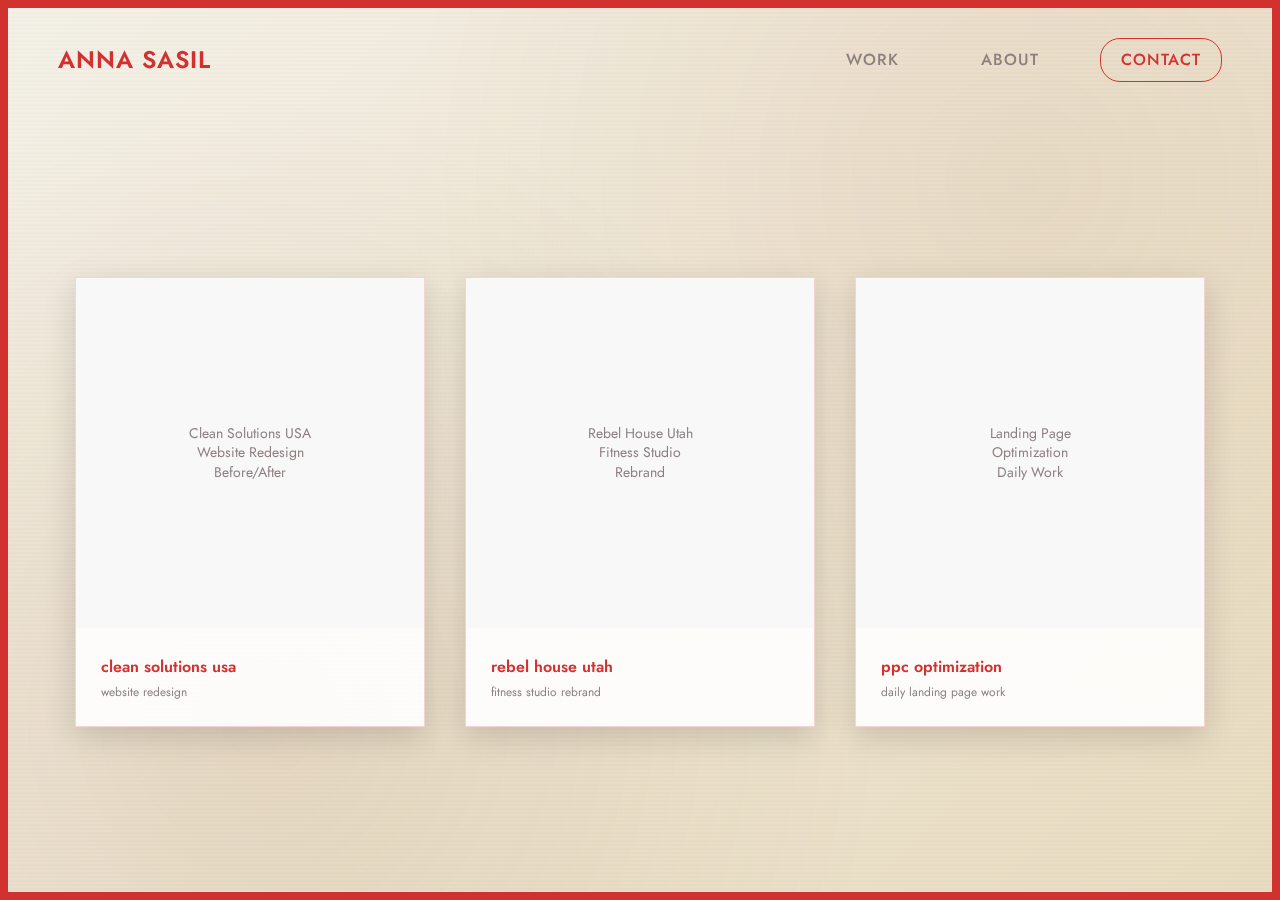
<file: index.html>
<!DOCTYPE html>
<html lang="en">
<head>
    <meta charset="UTF-8">
    <meta name="viewport" content="width=device-width, initial-scale=1.0">
    <title>Anna Sasil</title>
    <style>
        @import url('https://fonts.googleapis.com/css2?family=Jost:wght@300;400;500;600;700&display=swap');
        
        * {
            margin: 0;
            padding: 0;
            box-sizing: border-box;
        }
        
        body {
            font-family: 'Jost', sans-serif;
            background: 
                radial-gradient(circle at 20% 80%, rgba(139, 69, 19, 0.1) 0%, transparent 50%),
                radial-gradient(circle at 80% 20%, rgba(160, 82, 45, 0.08) 0%, transparent 50%),
                linear-gradient(135deg, #f4f1e8 0%, #e8dcc0 100%);
            /* Replace this with your paper texture: background: url('your-paper-texture.jpg') center/cover; */
            color: #8C7F80;
            line-height: 1.4;
            min-height: 100vh;
            border: 8px solid #d2312f;
            position: relative;
            overflow-x: hidden;
        }
        
        /* Paper texture overlay */
        body::before {
            content: '';
            position: fixed;
            top: 0;
            left: 0;
            width: 100%;
            height: 100%;
            background: 
                repeating-linear-gradient(
                    0deg,
                    transparent,
                    transparent 2px,
                    rgba(139, 69, 19, 0.02) 2px,
                    rgba(139, 69, 19, 0.02) 4px
                );
            pointer-events: none;
            z-index: 1;
        }
        
        .container {
            max-width: 100%;
            height: calc(100vh - 16px);
            padding: 30px;
            display: flex;
            flex-direction: column;
            position: relative;
            z-index: 2;
        }
        
        /* New Header Style */
        .header {
            display: flex;
            justify-content: space-between;
            align-items: center;
            margin-bottom: 60px;
            padding: 0 20px;
        }
        
        .logo {
            font-family: 'Jost', sans-serif;
            font-size: 24px;
            font-weight: 600;
            color: #d2312f;
            text-transform: uppercase;
            letter-spacing: 1px;
        }
        
        .header-nav {
            display: flex;
            gap: 40px;
        }
        
        .nav-link {
            font-family: 'Jost', sans-serif;
            font-size: 16px;
            font-weight: 500;
            color: #8C7F80;
            text-decoration: none;
            text-transform: uppercase;
            letter-spacing: 1px;
            transition: color 0.3s ease;
            padding: 10px 20px;
            border: 1px solid transparent;
            border-radius: 20px;
        }
        
        .nav-link:hover,
        .nav-link.contact {
            color: #d2312f;
            border-color: #d2312f;
        }
        
        /* Main Content Area - Enlarged Frames */
        .main-content {
            flex: 1;
            display: flex;
            align-items: center;
            justify-content: center;
            position: relative;
        }
        
        /* Work Display - Larger Frames */
        .work-display {
            display: flex;
            gap: 40px;
            width: 100%;
            max-width: 1200px;
            justify-content: center;
            align-items: center;
            position: relative;
        }
        
        .work-item {
            background: rgba(255, 255, 255, 0.9);
            width: 350px;
            height: 450px;
            position: relative;
            box-shadow: 0 10px 30px rgba(0,0,0,0.15);
            transition: transform 0.3s ease;
            border: 1px solid rgba(210, 49, 47, 0.2);
        }
        
        .work-item:hover {
            transform: translateY(-10px);
        }
        
        .work-image {
            width: 100%;
            height: 350px;
            background: #f8f8f8;
            display: flex;
            align-items: center;
            justify-content: center;
            position: relative;
            overflow: hidden;
        }
        
        .work-image img {
            width: 100%;
            height: 100%;
            object-fit: cover;
        }
        
        .work-placeholder {
            font-family: 'Jost', sans-serif;
            font-size: 14px;
            color: #8C7F80;
            text-align: center;
            padding: 20px;
        }
        
        .work-info {
            padding: 25px;
            height: 100px;
            display: flex;
            flex-direction: column;
            justify-content: center;
        }
        
        .work-title {
            font-family: 'Jost', sans-serif;
            font-size: 16px;
            font-weight: 600;
            color: #d2312f;
            margin-bottom: 6px;
            text-transform: lowercase;
        }
        
        .work-type {
            font-family: 'Jost', sans-serif;
            font-size: 12px;
            color: #8C7F80;
            font-weight: 400;
        }
        
        /* Navigation Arrows */
        .slider-nav {
            position: absolute;
            top: 50%;
            transform: translateY(-50%);
            background: none;
            border: none;
            font-size: 32px;
            color: #d2312f;
            cursor: pointer;
            padding: 15px;
            transition: opacity 0.3s ease;
            z-index: 10;
        }
        
        .slider-nav:hover {
            opacity: 0.7;
        }
        
        .slider-nav.prev {
            left: -80px;
        }
        
        .slider-nav.next {
            right: -80px;
        }
        
        /* Sections */
        .section {
            position: fixed;
            top: 0;
            left: 0;
            width: 100%;
            height: 100%;
            background: 
                radial-gradient(circle at 20% 80%, rgba(139, 69, 19, 0.1) 0%, transparent 50%),
                radial-gradient(circle at 80% 20%, rgba(160, 82, 45, 0.08) 0%, transparent 50%),
                linear-gradient(135deg, #f4f1e8 0%, #e8dcc0 100%);
            border: 8px solid #d2312f;
            padding: 60px;
            opacity: 0;
            visibility: hidden;
            transition: all 0.5s ease;
            z-index: 100;
            display: flex;
            flex-direction: column;
        }
        
        .section::before {
            content: '';
            position: fixed;
            top: 0;
            left: 0;
            width: 100%;
            height: 100%;
            background: 
                repeating-linear-gradient(
                    0deg,
                    transparent,
                    transparent 2px,
                    rgba(139, 69, 19, 0.02) 2px,
                    rgba(139, 69, 19, 0.02) 4px
                );
            pointer-events: none;
            z-index: -1;
        }
        
        .section.active {
            opacity: 1;
            visibility: visible;
        }
        
        .section-header {
            display: flex;
            justify-content: space-between;
            align-items: center;
            margin-bottom: 40px;
        }
        
        .section-title {
            font-family: 'Jost', sans-serif;
            font-size: 24px;
            font-weight: 600;
            color: #d2312f;
            text-transform: uppercase;
            letter-spacing: 1px;
        }
        
        .close-btn {
            background: none;
            border: none;
            font-size: 28px;
            color: #d2312f;
            cursor: pointer;
            padding: 10px;
            transition: opacity 0.3s ease;
        }
        
        .close-btn:hover {
            opacity: 0.7;
        }
        
        .section-content {
            flex: 1;
            overflow-y: auto;
            padding-right: 20px;
        }
        
        /* Work Section with Scrollable Content */
        .work-experience {
            max-height: 70vh;
            overflow-y: auto;
            padding-right: 20px;
        }
        
        .job-section {
            margin-bottom: 40px;
            padding-bottom: 30px;
            border-bottom: 1px solid rgba(210, 49, 47, 0.2);
        }
        
        .job-section:last-child {
            border-bottom: none;
        }
        
        .job-title {
            font-family: 'Jost', sans-serif;
            font-size: 20px;
            font-weight: 600;
            color: #d2312f;
            margin-bottom: 8px;
        }
        
        .job-company {
            font-family: 'Jost', sans-serif;
            font-size: 16px;
            font-weight: 500;
            color: #8C7F80;
            margin-bottom: 15px;
        }
        
        .job-description {
            font-family: 'Jost', sans-serif;
            font-size: 15px;
            font-weight: 400;
            color: #8C7F80;
            line-height: 1.7;
            margin-bottom: 20px;
        }
        
        .achievements {
            margin-top: 20px;
        }
        
        .achievements h4 {
            font-family: 'Jost', sans-serif;
            font-size: 16px;
            font-weight: 600;
            color: #d2312f;
            margin-bottom: 10px;
        }
        
        .achievement-item {
            font-family: 'Jost', sans-serif;
            font-size: 14px;
            font-weight: 400;
            color: #8C7F80;
            line-height: 1.6;
            margin-bottom: 8px;
            padding-left: 15px;
            position: relative;
        }
        
        .achievement-item::before {
            content: '•';
            position: absolute;
            left: 0;
            color: #d2312f;
        }
        
        /* About Section */
        .about-content {
            max-width: 900px;
            margin: 0 auto;
            display: flex;
            gap: 60px;
            align-items: flex-start;
        }
        
        .about-photo {
            width: 250px;
            height: 300px;
            flex-shrink: 0;
            background: #f8f8f8;
            border: 2px dashed #d2312f;
            display: flex;
            align-items: center;
            justify-content: center;
            color: #8C7F80;
            font-size: 12px;
            text-align: center;
            opacity: 0.7;
        }
        
        .about-photo img {
            width: 100%;
            height: 100%;
            object-fit: cover;
        }
        
        .about-text {
            flex: 1;
        }
        
        .about-text p {
            font-family: 'Jost', sans-serif;
            font-size: 16px;
            font-weight: 400;
            color: #8C7F80;
            line-height: 1.8;
            margin-bottom: 24px;
        }
        
        .education, .languages {
            margin-top: 30px;
            padding-top: 20px;
            border-top: 1px solid rgba(210, 49, 47, 0.2);
        }
        
        .section-subtitle {
            font-family: 'Jost', sans-serif;
            font-size: 18px;
            font-weight: 600;
            color: #d2312f;
            margin-bottom: 15px;
        }
        
        /* Contact Section - Simplified */
        .contact-content {
            display: flex;
            align-items: flex-start;
            gap: 80px;
            max-width: 800px;
            margin: 0 auto;
        }
        
        .contact-illustration {
            width: 300px;
            height: 400px;
            display: flex;
            align-items: center;
            justify-content: center;
        }
        
        .illustration-placeholder {
            width: 100%;
            height: 100%;
            background: transparent;
            display: flex;
            align-items: center;
            justify-content: center;
            color: #8C7F80;
            font-family: 'Jost', sans-serif;
            font-size: 14px;
            text-align: center;
            border: 2px dashed #d2312f;
            opacity: 0.5;
        }
        
        .contact-info {
            flex: 1;
            display: flex;
            flex-direction: column;
            gap: 20px;
        }
        
        .contact-item {
            font-family: 'Jost', sans-serif;
            font-size: 16px;
            font-weight: 400;
            color: #8C7F80;
        }
        
        .contact-item a {
            color: #d2312f;
            text-decoration: none;
            transition: opacity 0.3s ease;
        }
        
        .contact-item a:hover {
            opacity: 0.7;
        }
        
        .resume-btn {
            background: #d2312f;
            color: white !important;
            padding: 15px 30px;
            text-decoration: none;
            font-family: 'Jost', sans-serif;
            font-size: 14px;
            font-weight: 500;
            text-transform: uppercase;
            letter-spacing: 1px;
            transition: opacity 0.3s ease;
            display: inline-block;
            margin-top: 20px;
            border-radius: 0;
        }
        
        .resume-btn:hover {
            opacity: 0.8;
            color: white !important;
        }
        
        /* Responsive */
        @media (max-width: 1100px) {
            .work-display {
                gap: 20px;
            }
            
            .work-item {
                width: 300px;
                height: 400px;
            }
            
            .work-image {
                height: 300px;
            }
        }
        
        @media (max-width: 900px) {
            .work-display {
                flex-direction: column;
                gap: 30px;
            }
            
            .slider-nav {
                display: none;
            }
            
            .contact-content {
                flex-direction: column;
                gap: 40px;
                text-align: center;
            }
            
            .header {
                flex-direction: column;
                gap: 20px;
            }
            
            .header-nav {
                gap: 20px;
            }
        }
        
        @media (max-width: 768px) {
            body {
                border: 4px solid #d2312f;
            }
            
            .container {
                height: calc(100vh - 8px);
                padding: 20px;
            }
            
            .section {
                border: 4px solid #d2312f;
                padding: 30px;
            }
            
            .logo {
                font-size: 20px;
            }
            
            .nav-link {
                font-size: 14px;
                padding: 8px 15px;
            }
        }
        
        /* Custom Scrollbar */
        .section-content::-webkit-scrollbar,
        .work-experience::-webkit-scrollbar {
            width: 6px;
        }
        
        .section-content::-webkit-scrollbar-track,
        .work-experience::-webkit-scrollbar-track {
            background: rgba(210, 49, 47, 0.1);
        }
        
        .section-content::-webkit-scrollbar-thumb,
        .work-experience::-webkit-scrollbar-thumb {
            background: #d2312f;
            border-radius: 3px;
        }
    </style>
</head>
<body>
    <div class="container">
        <!-- New Header Style -->
        <div class="header">
            <div class="logo">Anna Sasil</div>
            <nav class="header-nav">
                <a href="#" class="nav-link" onclick="openSection('work')">Work</a>
                <a href="#" class="nav-link" onclick="openSection('about')">About</a>
                <a href="#" class="nav-link contact" onclick="openSection('contact')">Contact</a>
            </nav>
        </div>

        <!-- Main Content - Enlarged Work Display -->
        <div class="main-content">
            <div class="work-display">
                <button class="slider-nav prev" onclick="changeSlide(-1)">‹</button>
                
                <div class="work-item">
                    <div class="work-image">
                        <div class="work-placeholder">Clean Solutions USA<br>Website Redesign<br>Before/After</div>
                    </div>
                    <div class="work-info">
                        <div class="work-title">clean solutions usa</div>
                        <div class="work-type">website redesign</div>
                    </div>
                </div>
                
                <div class="work-item">
                    <div class="work-image">
                        <div class="work-placeholder">Rebel House Utah<br>Fitness Studio<br>Rebrand</div>
                    </div>
                    <div class="work-info">
                        <div class="work-title">rebel house utah</div>
                        <div class="work-type">fitness studio rebrand</div>
                    </div>
                </div>
                
                <div class="work-item">
                    <div class="work-image">
                        <div class="work-placeholder">Landing Page<br>Optimization<br>Daily Work</div>
                    </div>
                    <div class="work-info">
                        <div class="work-title">ppc optimization</div>
                        <div class="work-type">daily landing page work</div>
                    </div>
                </div>
                
                <button class="slider-nav next" onclick="changeSlide(1)">›</button>
            </div>
        </div>
    </div>

    <!-- Work Section with Professional Experience -->
    <div class="section" id="work-section">
        <div class="section-header">
            <h2 class="section-title">Work</h2>
            <button class="close-btn" onclick="closeSection()">&times;</button>
        </div>
        <div class="section-content">
            <div class="work-experience">
                <div class="job-section">
                    <h3 class="job-title">Senior Quality Analyst</h3>
                    <div class="job-company">Olly Olly, LLC | 2023 - Present</div>
                    <p class="job-description">
                        Lead digital experience and conversion optimization initiatives for landing pages and PPC campaigns. 
                        Redesign underperforming pages ensuring adherence to client brand guidelines and conversion best practices. 
                        Revise and optimize copy for 8+ landing pages daily, creating compelling, SEO-friendly content using AI-powered tools.
                    </p>
                    <div class="achievements">
                        <h4>Key Achievements</h4>
                        <div class="achievement-item">Reduced average project turnaround from 90 to 45 minutes through streamlined QA processes</div>
                        <div class="achievement-item">Maintain 100% client satisfaction rate through comprehensive testing protocols</div>
                        <div class="achievement-item">Edit and enhance client/stock photography using advanced Photoshop techniques</div>
                        <div class="achievement-item">Create custom HTML/CSS animations and graphics for enhanced user experience</div>
                    </div>
                </div>

                <div class="job-section">
                    <h3 class="job-title">Project Development Officer</h3>
                    <div class="job-company">Department of Science & Technology | 2019 - 2023</div>
                    <p class="job-description">
                        Developed comprehensive graphic design system for government department lacking dedicated creative team. 
                        Created infographics, video content, and publicity materials for multiple scientific research projects. 
                        Managed technical and financial progress tracking for government initiatives, ensuring on-time delivery and budget compliance.
                    </p>
                    <div class="achievements">
                        <h4>Key Achievements</h4>
                        <div class="achievement-item">Established visual identity and communication strategy improving project visibility</div>
                        <div class="achievement-item">Developed creative operations system serving 50+ staff members</div>
                        <div class="achievement-item">Coordinated with multiple government agencies and research institutions</div>
                        <div class="achievement-item">Produced detailed accomplishment reports and progress documentation</div>
                    </div>
                </div>

                <div class="job-section">
                    <h3 class="job-title">Research Assistant</h3>
                    <div class="job-company">Planetary Health Philippines | 2018 - 2019</div>
                    <p class="job-description">
                        Supported content strategy and research operations for health-focused startup. 
                        Wrote blog posts, research proposals, and grant applications while managing logistics for multi-city research projects. 
                        Created website graphics and promotional materials supporting research initiatives.
                    </p>
                    <div class="achievements">
                        <h4>Key Achievements</h4>
                        <div class="achievement-item">Developed content strategy increasing stakeholder engagement</div>
                        <div class="achievement-item">Managed complex project logistics across multiple cities</div>
                        <div class="achievement-item">Supported successful business development meetings with funding agencies</div>
                    </div>
                </div>
            </div>
        </div>
    </div>

    <!-- About Section -->
    <div class="section" id="about-section">
        <div class="section-header">
            <h2 class="section-title">About</h2>
            <button class="close-btn" onclick="closeSection()">&times;</button>
        </div>
        <div class="section-content">
                <div class="about-content">
                    <div class="about-photo">
                        <!-- Replace with: <img src="your-photo.jpg" alt="Anna Sasil"> -->
                        <img src="nikki.png" alt="Nikki">
                    </div>
                    <div class="about-text">
                        <p>Senior Creative Professional with 6+ years of experience in digital design, UX optimization, and project management. Specialized in conversion-focused web design, SEO-driven content strategy, and cross-functional creative problem-solving. Proven track record of improving site performance through data-driven design decisions and streamlined QA processes.</p>
                        
                        <p>Currently specializing in conversion-focused web design and UX optimization, combining analytical thinking with creative problem-solving to deliver measurable results. Personal practice explores minimalist aesthetics with strategic color application through illustration work.</p>
                        
                        <div class="education">
                            <h3 class="section-subtitle">Education</h3>
                            <p>Bachelor of Science in Public Health<br>
                            University of the Philippines - Manila | 2014 - 2018</p>
                        </div>
                        
                        <div class="languages">
                            <h3 class="section-subtitle">Languages</h3>
                            <p><strong>Native:</strong> English, Filipino<br>
                            <strong>Intermediate:</strong> French</p>
                        </div>
                    </div>
                </div>
        </div>
    </div>

    <!-- Contact Section -->
    <div class="section" id="contact-section">
        <div class="section-header">
            <h2 class="section-title">Contact</h2>
            <button class="close-btn" onclick="closeSection()">&times;</button>
        </div>
        <div class="section-content">
            <div class="contact-content">
                <div class="contact-illustration">
                    <div class="illustration-placeholder">
                        Your PNG Illustration<br>Will Go Here
                    </div>
                </div>
                
                <div class="contact-info">
                    <div class="contact-item">
                        <strong>Email:</strong> anna.sasil101@gmail.com
                    </div>
                    <div class="contact-item">
                        <strong>Phone:</strong> +63 9760046390
                    </div>
                    <div class="contact-item">
                        <strong>Location:</strong> Metro Manila, Philippines
                    </div>
                    <div class="contact-item">
                        <strong>LinkedIn:</strong> <a href="https://www.linkedin.com/in/adzsasil/" target="_blank">adzsasil</a>
                    </div>
                    
                    <a href="your-resume.pdf" target="_blank" class="resume-btn">Download Resume PDF</a>
                </div>
            </div>
        </div>
    </div>

    <script>
        // Work display cycling
        const workProjects = [
            [
                { title: 'clean solutions usa', type: 'website redesign', placeholder: 'Clean Solutions USA<br>Website Redesign<br>Before/After' },
                { title: 'rebel house utah', type: 'fitness studio rebrand', placeholder: 'Rebel House Utah<br>Fitness Studio<br>Rebrand' },
                { title: 'ppc optimization', type: 'daily landing page work', placeholder: 'Landing Page<br>Optimization<br>Daily Work' }
            ],
            [
                { title: 'dost publications', type: 'graphic design & infographics', placeholder: 'Government Publications<br>& Infographics<br>Visual Identity' },
                { title: 'postcard series', type: 'personal illustrations', placeholder: 'Postcard Illustrations<br>Personal Work<br>Movement Studies' },
                { title: 'web elements', type: 'html/css development', placeholder: 'Custom Web Elements<br>& Animations<br>Interactive Features' }
            ]
        ];
        
        let currentSet = 0;
        
        function updateWorkDisplay() {
            const workItems = document.querySelectorAll('.work-item');
            const currentProjects = workProjects[currentSet];
            
            workItems.forEach((item, index) => {
                if (currentProjects[index]) {
                    const placeholder = item.querySelector('.work-placeholder');
                    const title = item.querySelector('.work-title');
                    const type = item.querySelector('.work-type');
                    
                    placeholder.innerHTML = currentProjects[index].placeholder;
                    title.textContent = currentProjects[index].title;
                    type.textContent = currentProjects[index].type;
                }
            });
        }
        
        function changeSlide(direction) {
            currentSet += direction;
            if (currentSet >= workProjects.length) {
                currentSet = 0;
            }
            if (currentSet < 0) {
                currentSet = workProjects.length - 1;
            }
            updateWorkDisplay();
        }
        
        function openSection(sectionName) {
            const section = document.getElementById(sectionName + '-section');
            section.classList.add('active');
        }
        
        function closeSection() {
            const sections = document.querySelectorAll('.section');
            sections.forEach(section => section.classList.remove('active'));
        }
        
        // Auto-cycle work sets every 12 seconds
        setInterval(() => {
            changeSlide(1);
        }, 12000);
        
        // Keyboard navigation
        document.addEventListener('keydown', function(e) {
            if (e.key === 'ArrowRight') changeSlide(1);
            if (e.key === 'ArrowLeft') changeSlide(-1);
            if (e.key === 'Escape') closeSection();
        });
        
        // Initialize
        updateWorkDisplay();
    </script>
</body>
</html>
</file>
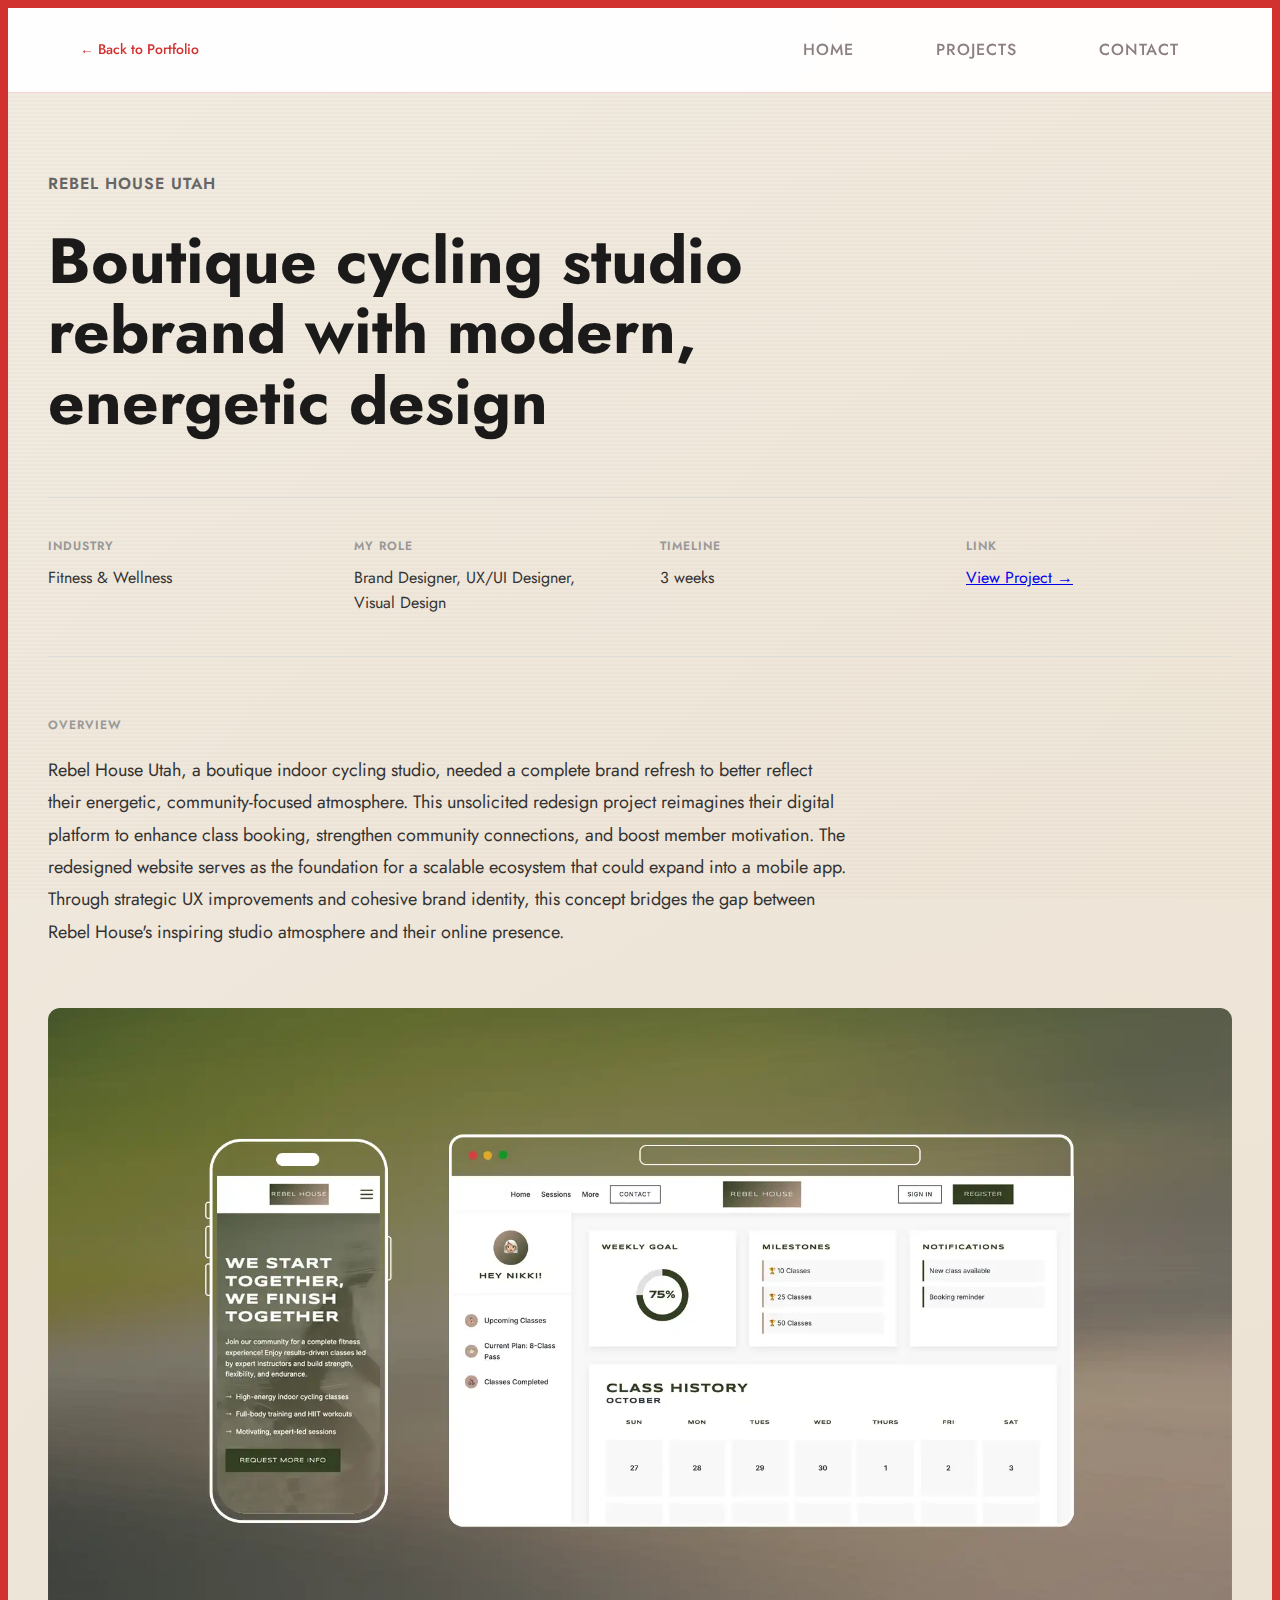
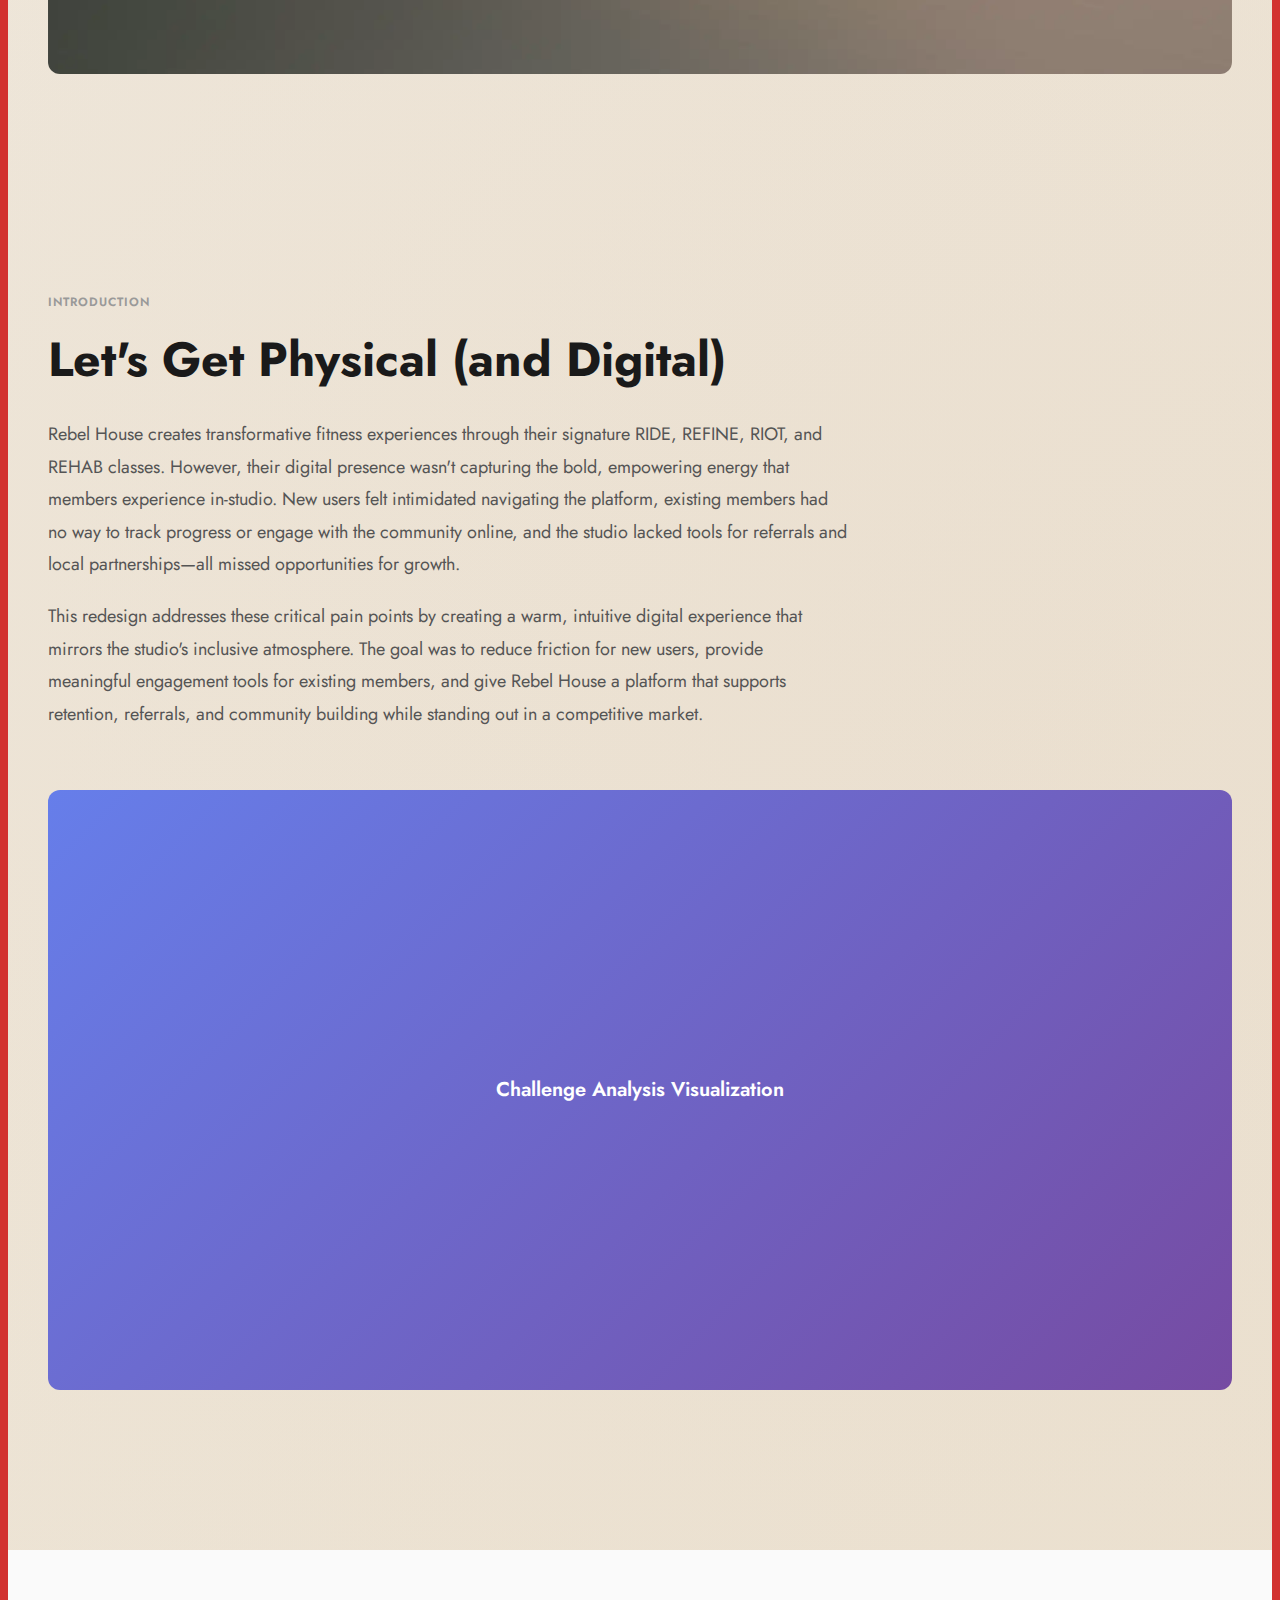
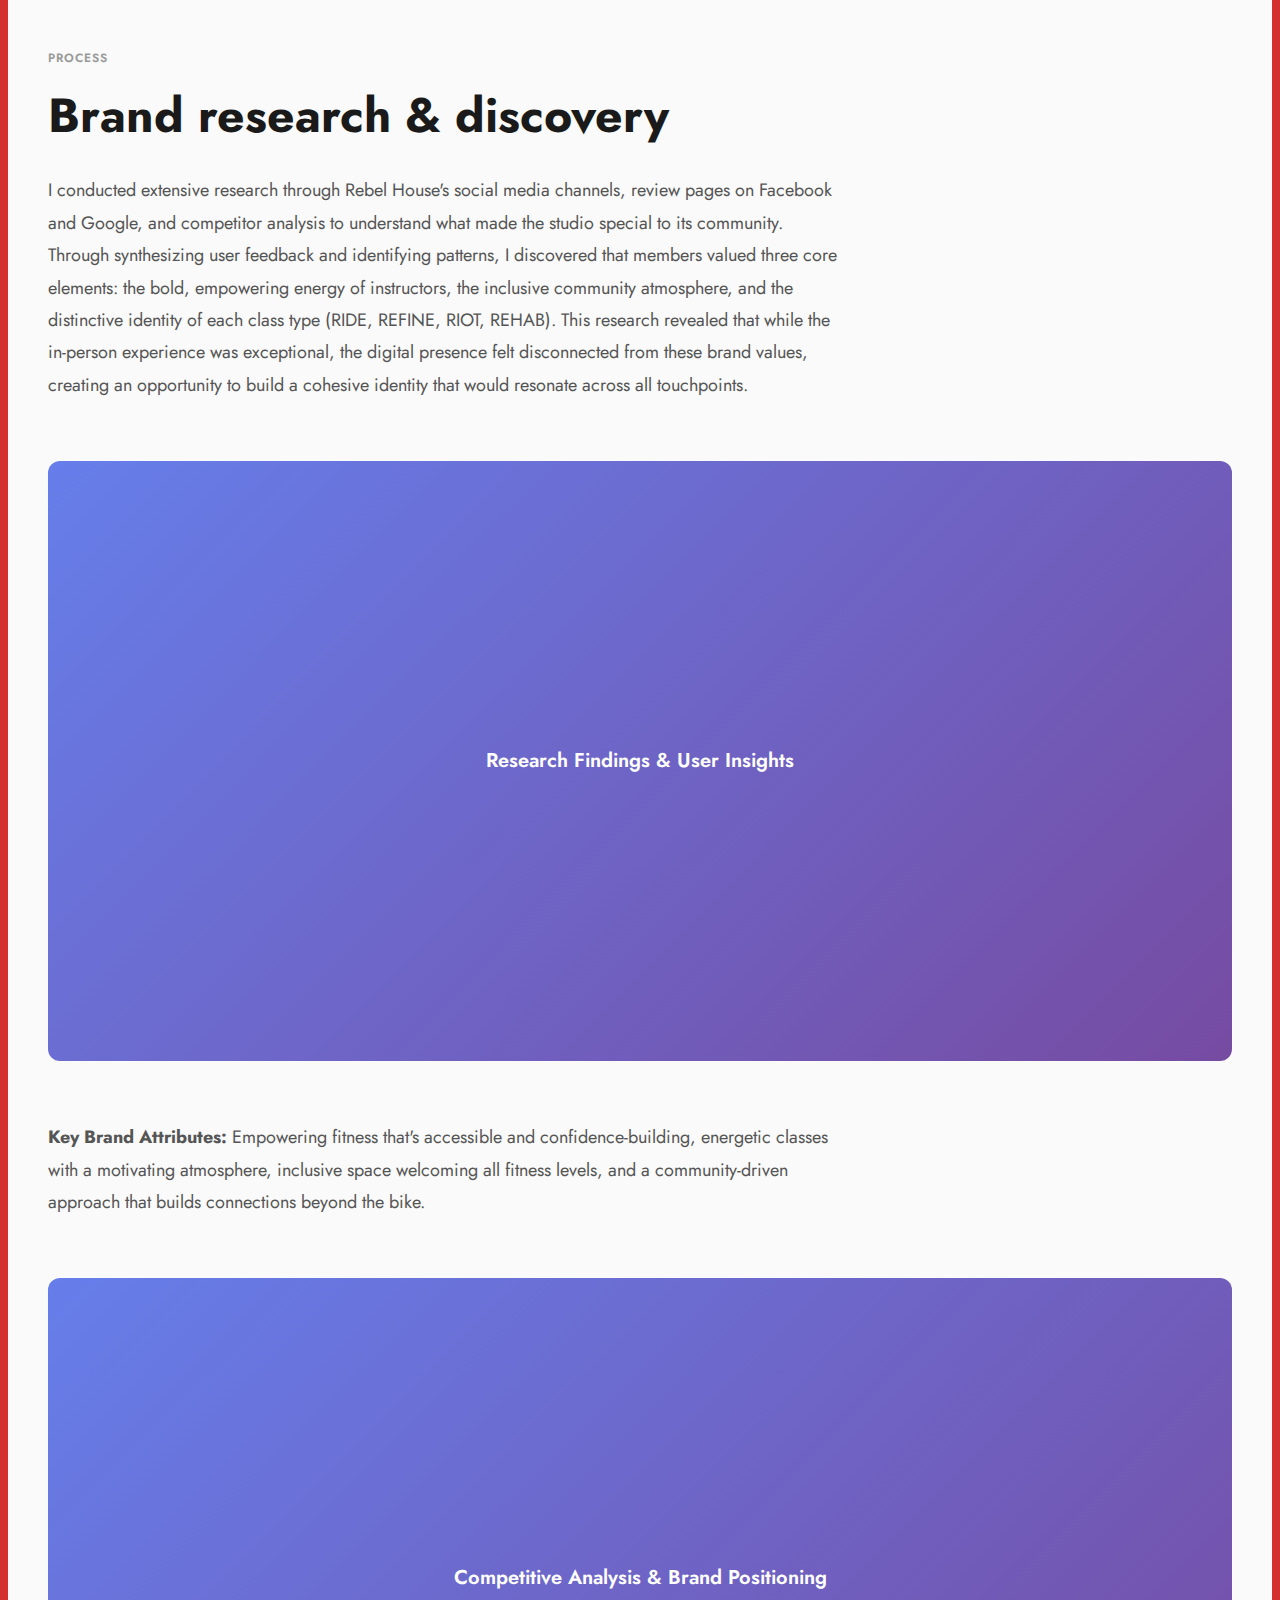
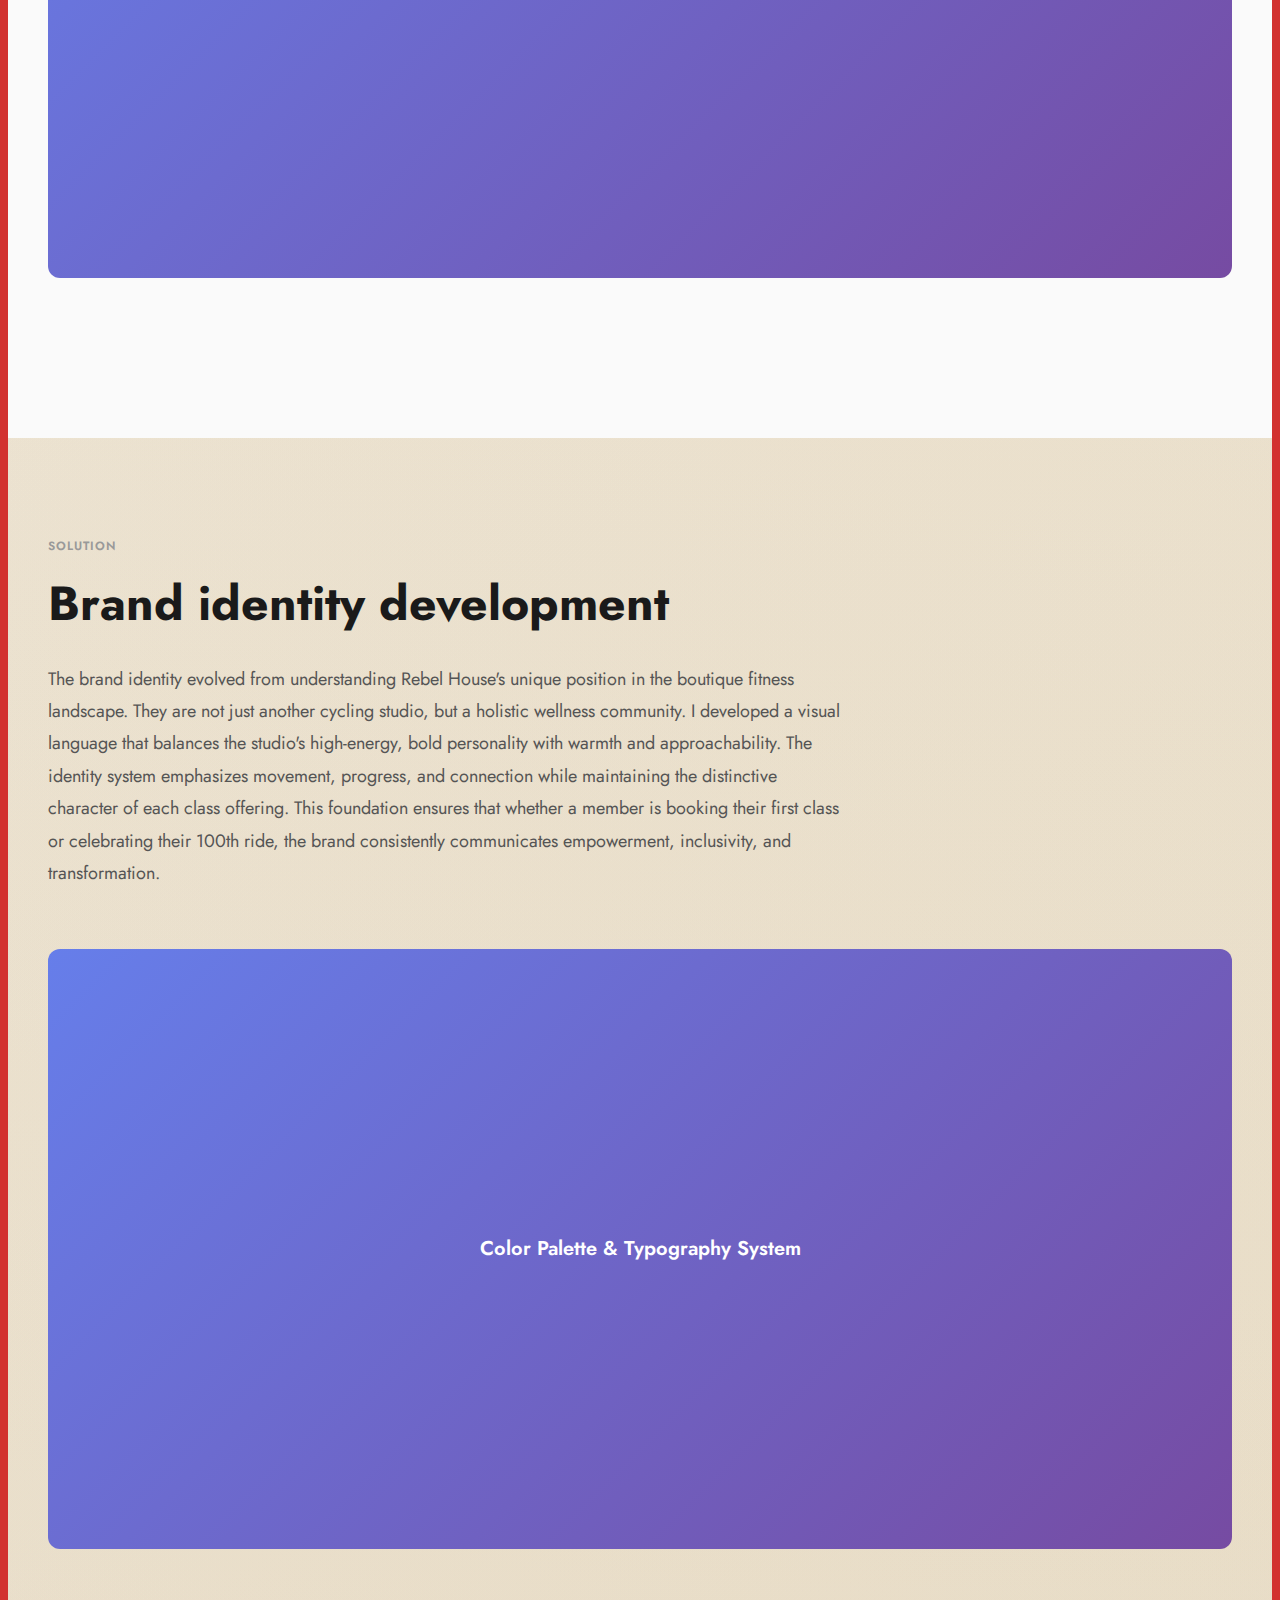
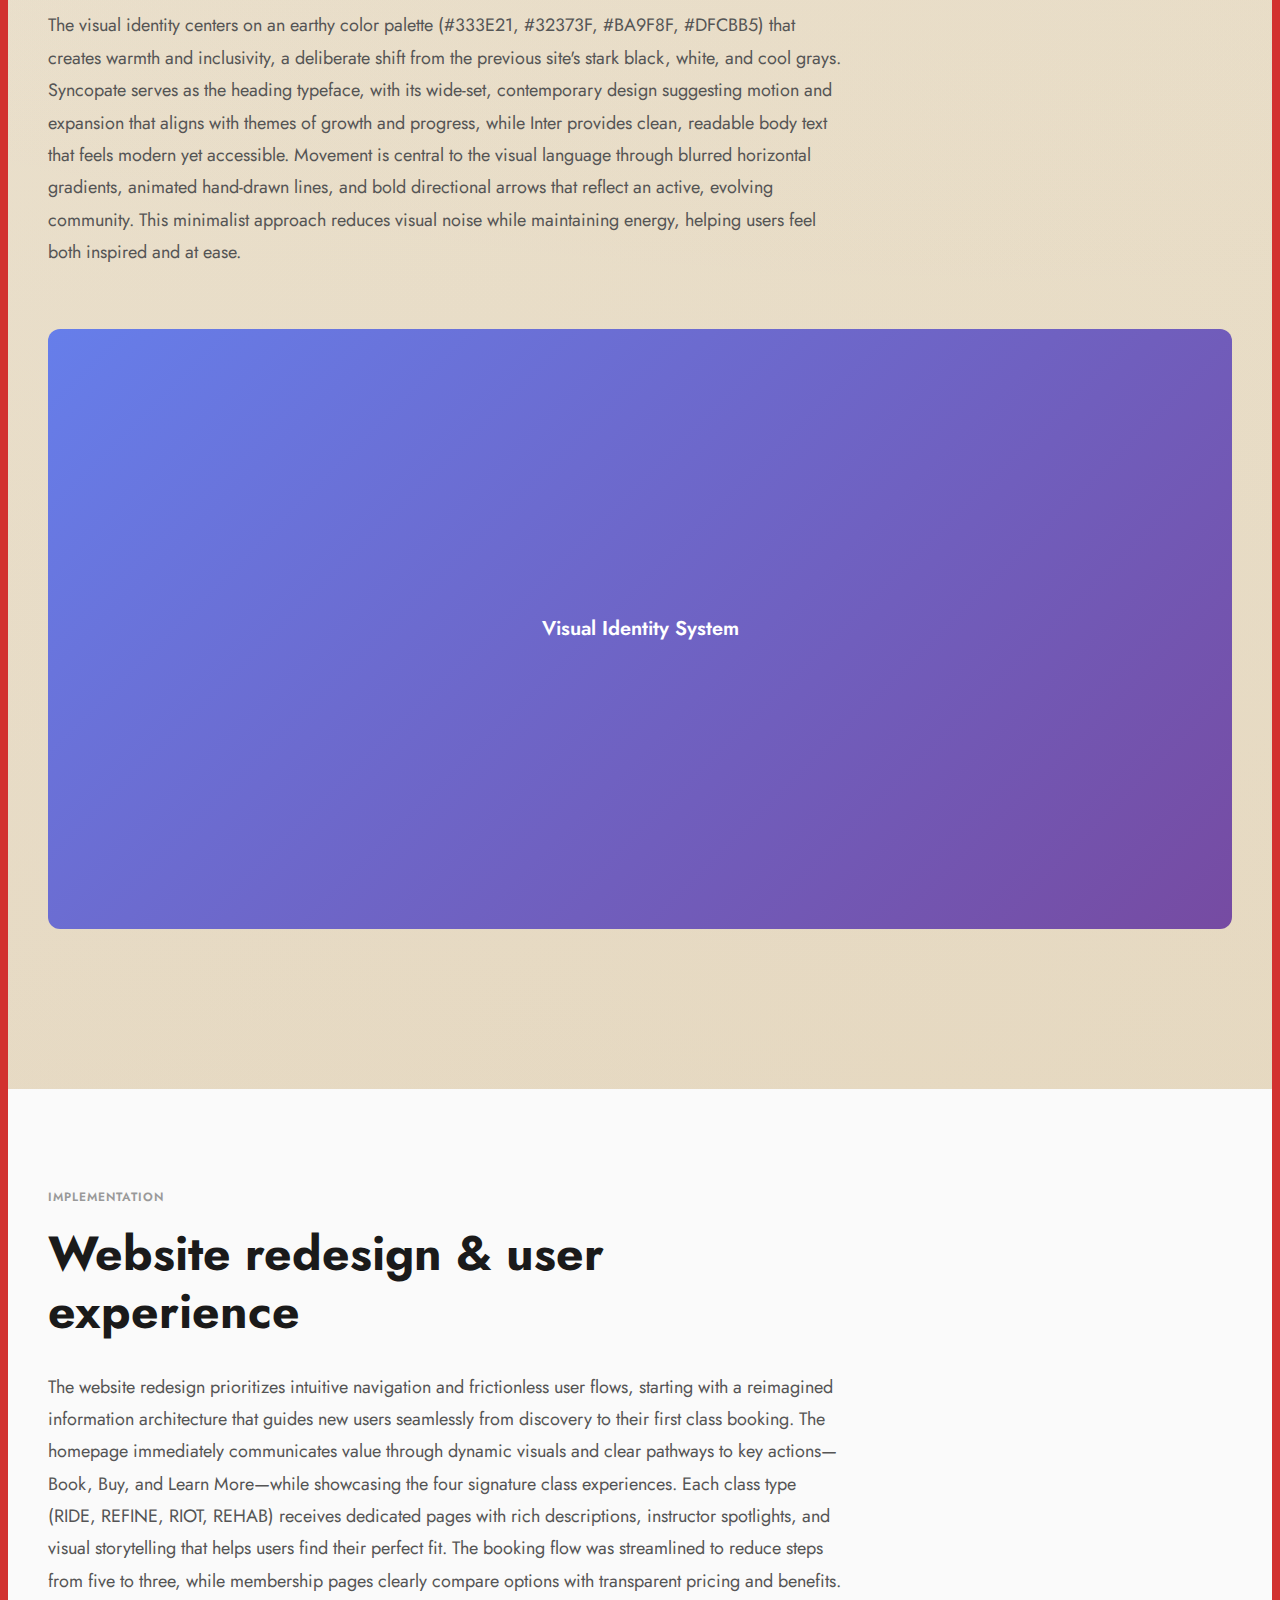
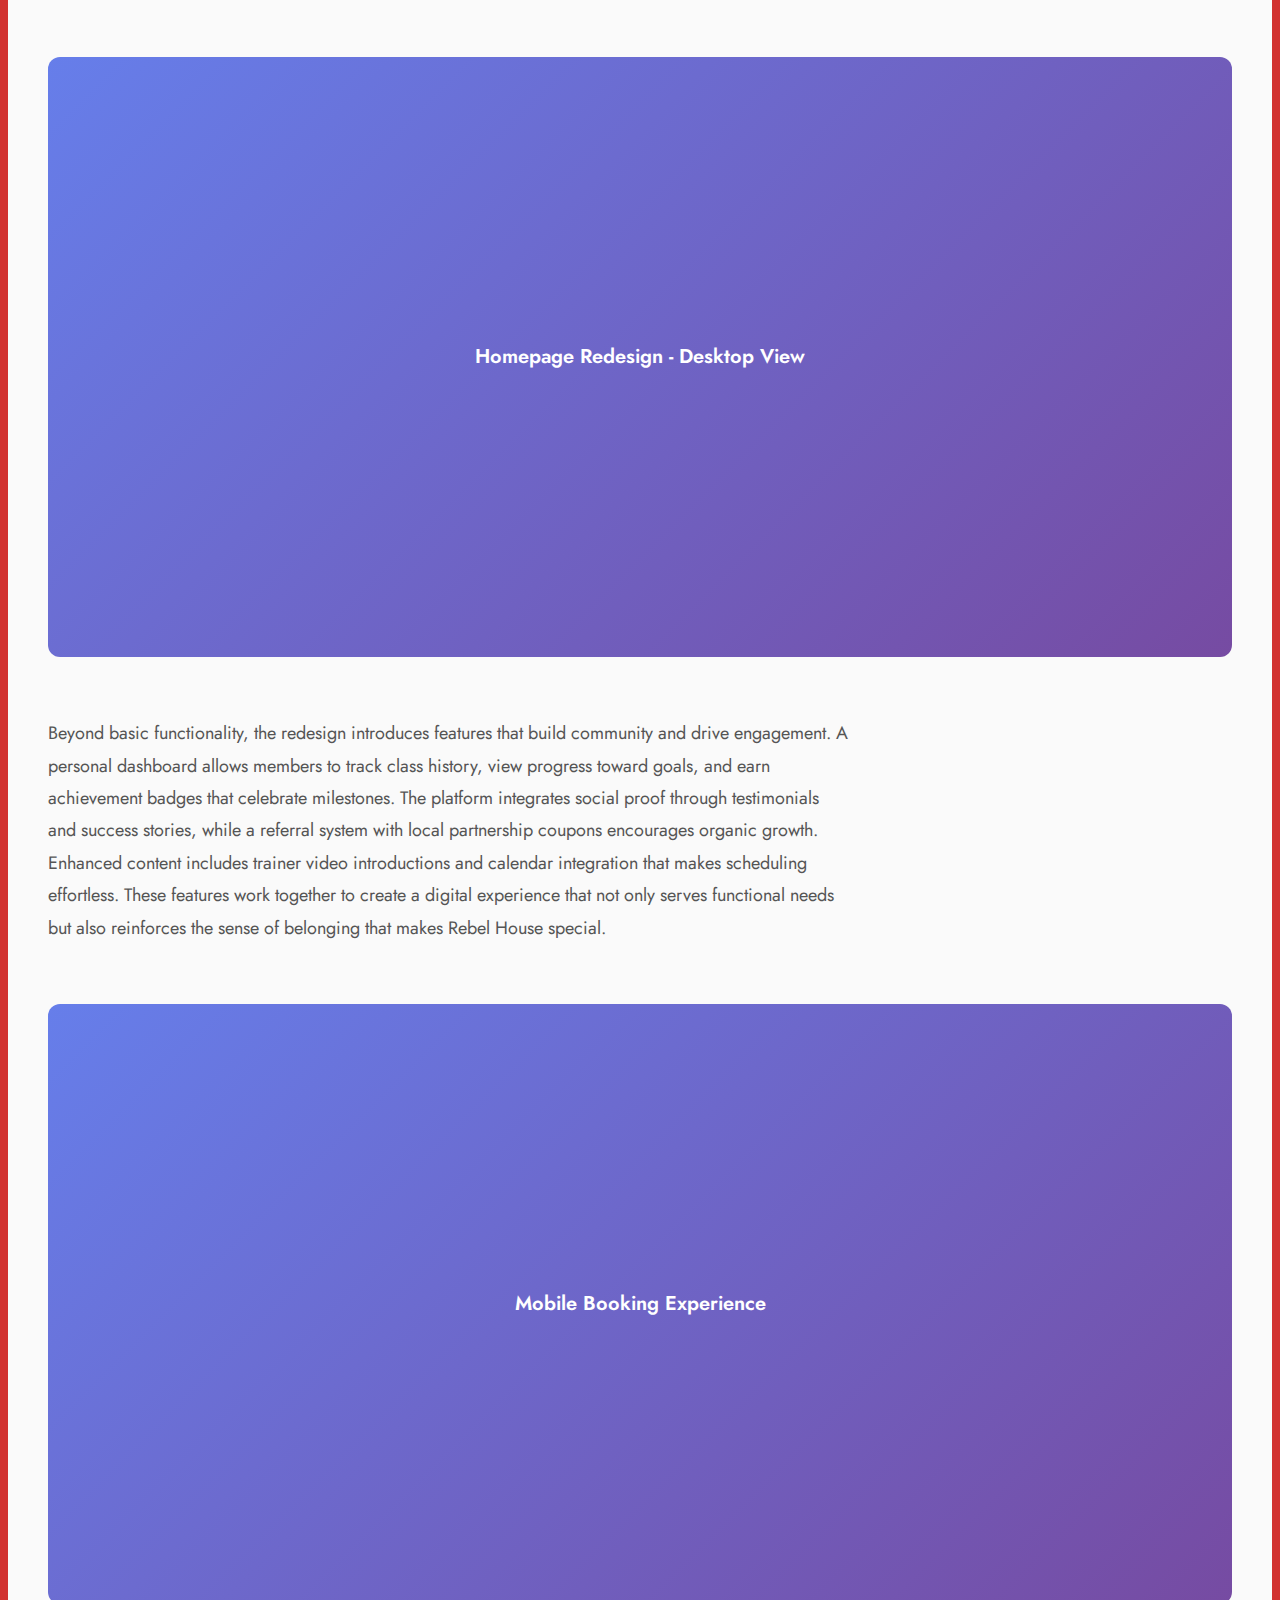
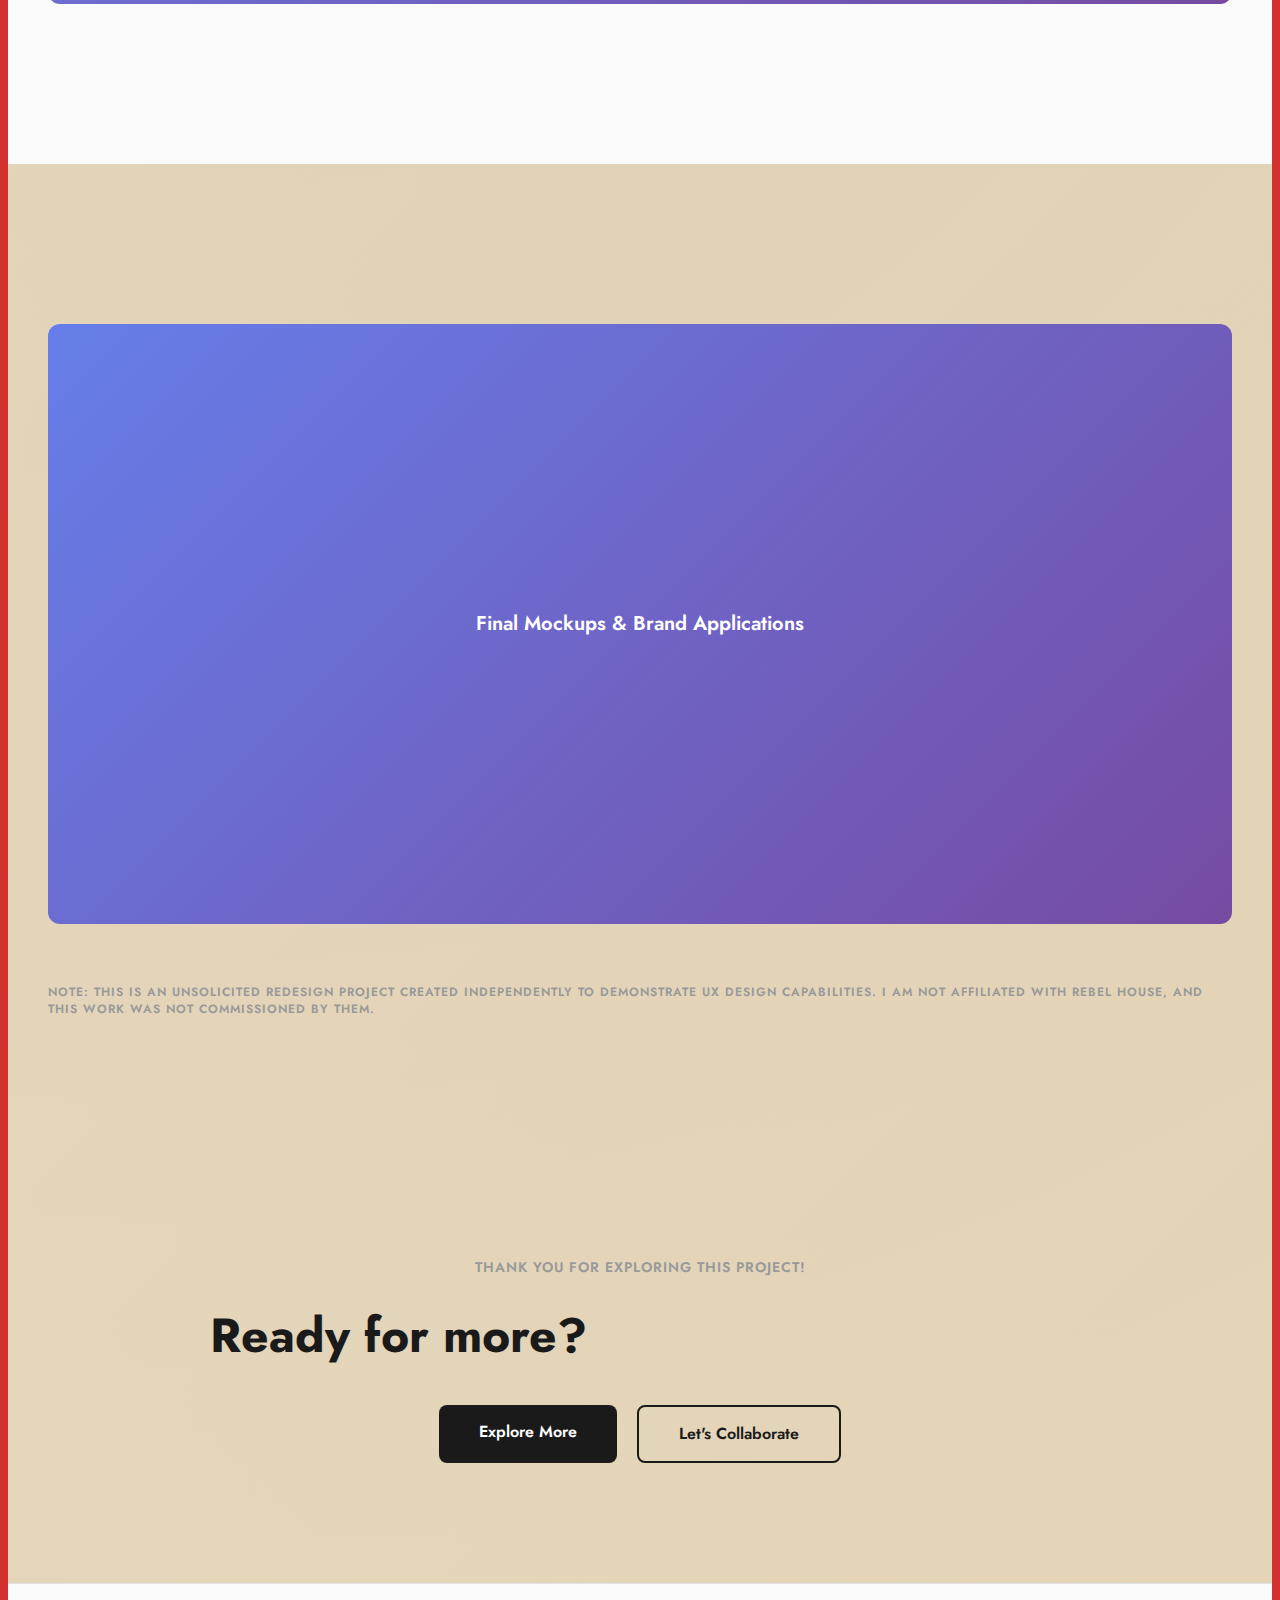
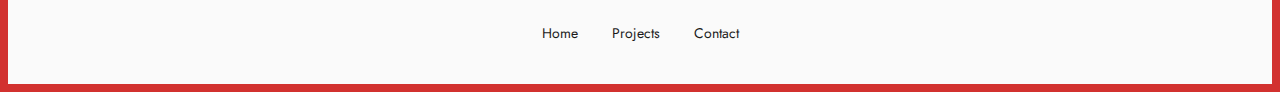
<file: case-study-rebel-house.html>
<!DOCTYPE html>
<html lang="en">
<head>
    <meta charset="UTF-8">
    <meta name="viewport" content="width=device-width, initial-scale=1.0">
    <title>Rebel House Utah - Case Study | Anna Sasil</title>
    <meta name="description" content="Boutique indoor cycling studio rebrand with modern, energetic design. Enhanced community messaging and streamlined class booking experience.">
    <link rel="icon" type="image/png" href="favicon.png">
    <link rel="stylesheet" href="styles.css">
    <link rel="stylesheet" href="case-study-styles.css">
</head>
<body>
    <!-- Header Navigation -->
    <header class="case-study-header">
        <div class="header-container">
            <a href="index.html" class="back-link">← Back to Portfolio</a>
            <nav class="header-nav">
                <a href="index.html" class="nav-link">Home</a>
                <a href="index.html#projects" class="nav-link">Projects</a>
                <a href="#" onclick="openSection('contact')" class="nav-link">Contact</a>
            </nav>
        </div>
    </header>

    <!-- Hero Section -->
    <style>
        .modern-hero {
            max-width: 1400px;
            margin: 0 auto;
            padding: 80px 40px 60px;
        }
        
        .modern-hero-title {
            font-size: 16px;
            font-weight: 600;
            letter-spacing: 1px;
            text-transform: uppercase;
            color: #666;
            margin-bottom: 30px;
        }
        
        .modern-hero h1 {
            font-size: 64px;
            line-height: 1.1;
            font-weight: 700;
            color: #1a1a1a;
            margin: 0 0 40px 0;
            max-width: 900px;
        }
        
        .modern-project-info {
            display: grid;
            grid-template-columns: repeat(auto-fit, minmax(200px, 1fr));
            gap: 40px;
            margin: 60px 0;
            padding: 40px 0;
            border-top: 1px solid #e0e0e0;
            border-bottom: 1px solid #e0e0e0;
        }
        
        .modern-info-item h3 {
            font-size: 12px;
            font-weight: 600;
            text-transform: uppercase;
            letter-spacing: 1px;
            color: #999;
            margin: 0 0 10px 0;
        }
        
        .modern-info-item p {
            font-size: 16px;
            color: #333;
            margin: 0;
            line-height: 1.6;
        }
        
        .modern-overview {
            margin: 60px 0;
        }
        
        .modern-overview h2 {
            font-size: 12px;
            font-weight: 600;
            text-transform: uppercase;
            letter-spacing: 1px;
            color: #999;
            margin: 0 0 20px 0;
        }
        
        .modern-overview p {
            font-size: 18px;
            line-height: 1.8;
            color: #333;
            max-width: 800px;
        }
        
        .modern-hero-image {
            width: 100%;
            margin: 60px 0;
            border-radius: 12px;
            overflow: hidden;
        }
        
        .modern-hero-image img {
            width: 100%;
            height: auto;
            display: block;
        }
        
        @media (max-width: 768px) {
            .modern-hero {
                padding: 60px 20px 40px;
            }
            
            .modern-hero h1 {
                font-size: 40px;
            }
            
            .modern-project-info {
                grid-template-columns: 1fr;
                gap: 30px;
            }
        }
    </style>
    
    <section class="modern-hero">
        <div class="modern-hero-title">REBEL HOUSE UTAH</div>
        <h1>Boutique cycling studio rebrand with modern, energetic design</h1>
        
        <div class="modern-project-info">
            <div class="modern-info-item">
                <h3>Industry</h3>
                <p>Fitness & Wellness</p>
            </div>
            <div class="modern-info-item">
                <h3>My Role</h3>
                <p>Brand Designer, UX/UI Designer, Visual Design</p>
            </div>
            <div class="modern-info-item">
                <h3>Timeline</h3>
                <p>3 weeks</p>
            </div>
            <div class="modern-info-item">
                <h3>Link</h3>
                <p><a href="https://kikisn.github.io/Rebel-House/" target="_blank" rel="noopener">View Project →</a></p>
            </div>
        </div>
        
        <div class="modern-overview">
            <h2>Overview</h2>
            <p>Rebel House Utah, a boutique indoor cycling studio, needed a complete brand refresh to better reflect their energetic, community-focused atmosphere. This unsolicited redesign project reimagines their digital platform to enhance class booking, strengthen community connections, and boost member motivation. The redesigned website serves as the foundation for a scalable ecosystem that could expand into a mobile app. Through strategic UX improvements and cohesive brand identity, this concept bridges the gap between Rebel House's inspiring studio atmosphere and their online presence.</p>
        </div>
        
        <div class="modern-hero-image">
            <img src="rebel-house.jpg" alt="Rebel House Utah rebrand showcase">
        </div>
    </section>

    <!-- Problem Statement -->
    <style>
        .modern-section {
            max-width: 1400px;
            margin: 0 auto;
            padding: 100px 40px;
        }
        
        .modern-section-small {
            font-size: 12px;
            font-weight: 600;
            text-transform: uppercase;
            letter-spacing: 1px;
            color: #999;
            margin-bottom: 20px;
        }
        
        .modern-section h2 {
            font-size: 48px;
            line-height: 1.2;
            font-weight: 700;
            color: #1a1a1a;
            margin: 0 0 30px 0;
            max-width: 700px;
        }
        
        .modern-section p {
            font-size: 18px;
            line-height: 1.8;
            color: #555;
            max-width: 800px;
            margin-bottom: 20px;
        }
        
        .modern-section-image {
            width: 100%;
            margin: 60px 0;
            border-radius: 12px;
            overflow: hidden;
            background: #f5f5f5;
        }
        
        .modern-section-image img {
            width: 100%;
            height: auto;
            display: block;
        }
        
        .placeholder-img {
            width: 100%;
            height: 600px;
            background: linear-gradient(135deg, #667eea 0%, #764ba2 100%);
            display: flex;
            align-items: center;
            justify-content: center;
            color: white;
            font-size: 20px;
            font-weight: 600;
        }
        
        .modern-bg-light {
            background: #fafafa;
        }
        
        @media (max-width: 768px) {
            .modern-section {
                padding: 60px 20px;
            }
            
            .modern-section h2 {
                font-size: 32px;
            }
            
            .placeholder-img {
                height: 400px;
            }
        }
    </style>
    
    <section class="modern-section">
        <div class="modern-section-small">Introduction</div>
        <h2>Let's Get Physical (and Digital)</h2>
        <p>Rebel House creates transformative fitness experiences through their signature RIDE, REFINE, RIOT, and REHAB classes. However, their digital presence wasn't capturing the bold, empowering energy that members experience in-studio. New users felt intimidated navigating the platform, existing members had no way to track progress or engage with the community online, and the studio lacked tools for referrals and local partnerships—all missed opportunities for growth.</p>
        <p>This redesign addresses these critical pain points by creating a warm, intuitive digital experience that mirrors the studio's inclusive atmosphere. The goal was to reduce friction for new users, provide meaningful engagement tools for existing members, and give Rebel House a platform that supports retention, referrals, and community building while standing out in a competitive market.</p>
        
        <div class="modern-section-image">
            <div class="placeholder-img">Challenge Analysis Visualization</div>
        </div>
    </section>

    <!-- Research & Discovery -->
    <section class="modern-section modern-bg-light">
        <div class="modern-section-small">Process</div>
        <h2>Brand research & discovery</h2>
        <p>I conducted extensive research through Rebel House's social media channels, review pages on Facebook and Google, and competitor analysis to understand what made the studio special to its community. Through synthesizing user feedback and identifying patterns, I discovered that members valued three core elements: the bold, empowering energy of instructors, the inclusive community atmosphere, and the distinctive identity of each class type (RIDE, REFINE, RIOT, REHAB). This research revealed that while the in-person experience was exceptional, the digital presence felt disconnected from these brand values, creating an opportunity to build a cohesive identity that would resonate across all touchpoints.</p>
        
        <div class="modern-section-image">
            <div class="placeholder-img">Research Findings & User Insights</div>
        </div>
        
        <p><strong>Key Brand Attributes:</strong> Empowering fitness that's accessible and confidence-building, energetic classes with a motivating atmosphere, inclusive space welcoming all fitness levels, and a community-driven approach that builds connections beyond the bike.</p>
        
        <div class="modern-section-image">
            <div class="placeholder-img">Competitive Analysis & Brand Positioning</div>
        </div>
    </section>

    <!-- Design Process -->
    <section class="modern-section">
        <div class="modern-section-small">Solution</div>
        <h2>Brand identity development</h2>
        <p>The brand identity evolved from understanding Rebel House's unique position in the boutique fitness landscape. They are not just another cycling studio, but a holistic wellness community. I developed a visual language that balances the studio's high-energy, bold personality with warmth and approachability. The identity system emphasizes movement, progress, and connection while maintaining the distinctive character of each class offering. This foundation ensures that whether a member is booking their first class or celebrating their 100th ride, the brand consistently communicates empowerment, inclusivity, and transformation.</p>
        
        <div class="modern-section-image">
            <div class="placeholder-img">Color Palette & Typography System</div>
        </div>
        
        <p>The visual identity centers on an earthy color palette (#333E21, #32373F, #BA9F8F, #DFCBB5) that creates warmth and inclusivity, a deliberate shift from the previous site's stark black, white, and cool grays. Syncopate serves as the heading typeface, with its wide-set, contemporary design suggesting motion and expansion that aligns with themes of growth and progress, while Inter provides clean, readable body text that feels modern yet accessible. Movement is central to the visual language through blurred horizontal gradients, animated hand-drawn lines, and bold directional arrows that reflect an active, evolving community. This minimalist approach reduces visual noise while maintaining energy, helping users feel both inspired and at ease.</p>
        
        <div class="modern-section-image">
            <div class="placeholder-img">Visual Identity System</div>
        </div>
    </section>

    <!-- Solution -->
    <section class="modern-section modern-bg-light">
        <div class="modern-section-small">Implementation</div>
        <h2>Website redesign & user experience</h2>
        <p>The website redesign prioritizes intuitive navigation and frictionless user flows, starting with a reimagined information architecture that guides new users seamlessly from discovery to their first class booking. The homepage immediately communicates value through dynamic visuals and clear pathways to key actions—Book, Buy, and Learn More—while showcasing the four signature class experiences. Each class type (RIDE, REFINE, RIOT, REHAB) receives dedicated pages with rich descriptions, instructor spotlights, and visual storytelling that helps users find their perfect fit. The booking flow was streamlined to reduce steps from five to three, while membership pages clearly compare options with transparent pricing and benefits.</p>
        
        <div class="modern-section-image">
            <div class="placeholder-img">Homepage Redesign - Desktop View</div>
        </div>
        
        <p>Beyond basic functionality, the redesign introduces features that build community and drive engagement. A personal dashboard allows members to track class history, view progress toward goals, and earn achievement badges that celebrate milestones. The platform integrates social proof through testimonials and success stories, while a referral system with local partnership coupons encourages organic growth. Enhanced content includes trainer video introductions and calendar integration that makes scheduling effortless. These features work together to create a digital experience that not only serves functional needs but also reinforces the sense of belonging that makes Rebel House special.</p>
        
        <div class="modern-section-image">
            <div class="placeholder-img">Mobile Booking Experience</div>
        </div>
    </section>

    <!-- Results -->
    <section class="modern-section">
        <div class="modern-section-image">
            <div class="placeholder-img">Final Mockups & Brand Applications</div>
        </div>
        <div class="modern-section-small">Note: This is an unsolicited redesign project created independently to demonstrate UX design capabilities. I am not affiliated with Rebel House, and this work was not commissioned by them.</div>
    </section>

    <!-- Next Project Navigation -->
    <section class="modern-section" style="text-align: center; padding: 120px 40px;">
        <h3 style="font-size: 14px; font-weight: 600; text-transform: uppercase; letter-spacing: 1px; color: #999; margin-bottom: 30px;">Thank you for exploring this project!</h3>
        <h2 style="font-size: 48px; font-weight: 700; color: #1a1a1a; margin: 0 0 40px 0;">Ready for more?</h2>
        <div style="display: flex; gap: 20px; justify-content: center; flex-wrap: wrap;">
            <a href="index.html#projects" style="padding: 16px 40px; background: #1a1a1a; color: white; text-decoration: none; border-radius: 8px; font-weight: 600; transition: transform 0.2s;">Explore More</a>
            <a href="#" onclick="openSection('contact')" style="padding: 16px 40px; border: 2px solid #1a1a1a; color: #1a1a1a; text-decoration: none; border-radius: 8px; font-weight: 600; transition: transform 0.2s;">Let's Collaborate</a>
        </div>
    </section>

    <!-- Footer -->
    <footer style="background: #fafafa; padding: 40px; text-align: center; border-top: 1px solid #e0e0e0;">
        <div style="max-width: 1400px; margin: 0 auto;">
            <p style="color: #666; font-size: 14px;">
                <a href="index.html" style="color: #1a1a1a; text-decoration: none; margin: 0 15px;">Home</a>
                <a href="index.html#projects" style="color: #1a1a1a; text-decoration: none; margin: 0 15px;">Projects</a>
                <a href="#" onclick="openSection('contact')" style="color: #1a1a1a; text-decoration: none; margin: 0 15px;">Contact</a>
            </p>
        </div>
    </footer>

    <!-- Contact Section -->
    <div class="section" id="contact-section">
        <div class="section-header">
            <h2 class="section-title">Contact</h2>
            <button class="close-btn" onclick="closeSection()" aria-label="Close">×</button>
        </div>
        <div class="section-content">
            <div class="contact-content">
                <div class="contact-illustration">
                    <div class="illustration-placeholder">
                        <img src="illustration.png" alt="Illustration by Anna Sasil">
                    </div>
                </div>
                
                <div class="contact-info">
                    <div class="contact-item">
                        <strong>Email:</strong> <a href="mailto:anna.sasil101@gmail.com">anna.sasil101@gmail.com</a>
                    </div>
                    <div class="contact-item">
                        <strong>Phone:</strong> <a href="tel:+639760046390">+63 9760046390</a>
                    </div>
                    <div class="contact-item">
                        <strong>Location:</strong> Metro Manila, Philippines
                    </div>
                    <div class="contact-item">
                        <strong>LinkedIn:</strong> <a href="https://www.linkedin.com/in/adzsasil/" target="_blank" rel="noopener noreferrer">adzsasil</a>
                    </div>
                    
                    <a href="Anna Sasil - Resume.pdf" target="_blank" rel="noopener noreferrer" class="resume-btn">Download Resume PDF</a>
                </div>
            </div>
        </div>
    </div>

    <script src="scripts.js"></script>
</body>
</html>
</file>
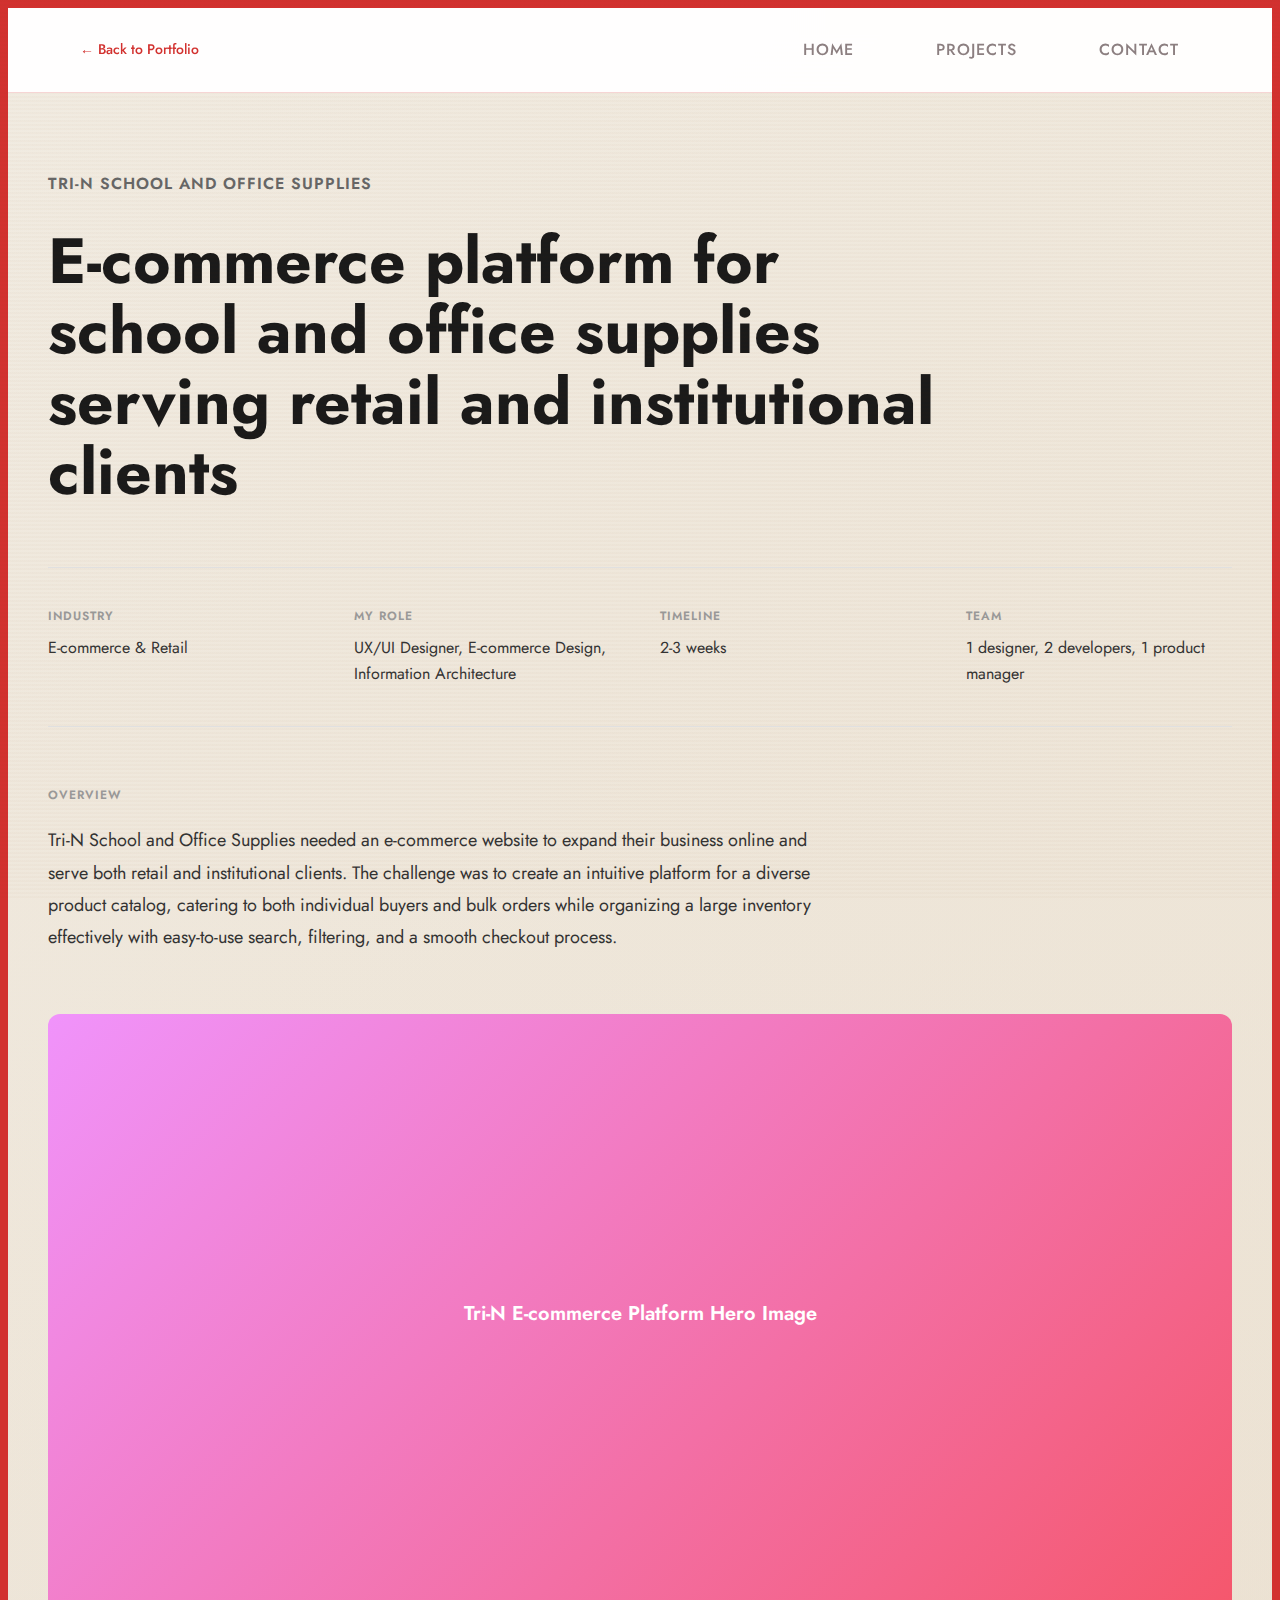
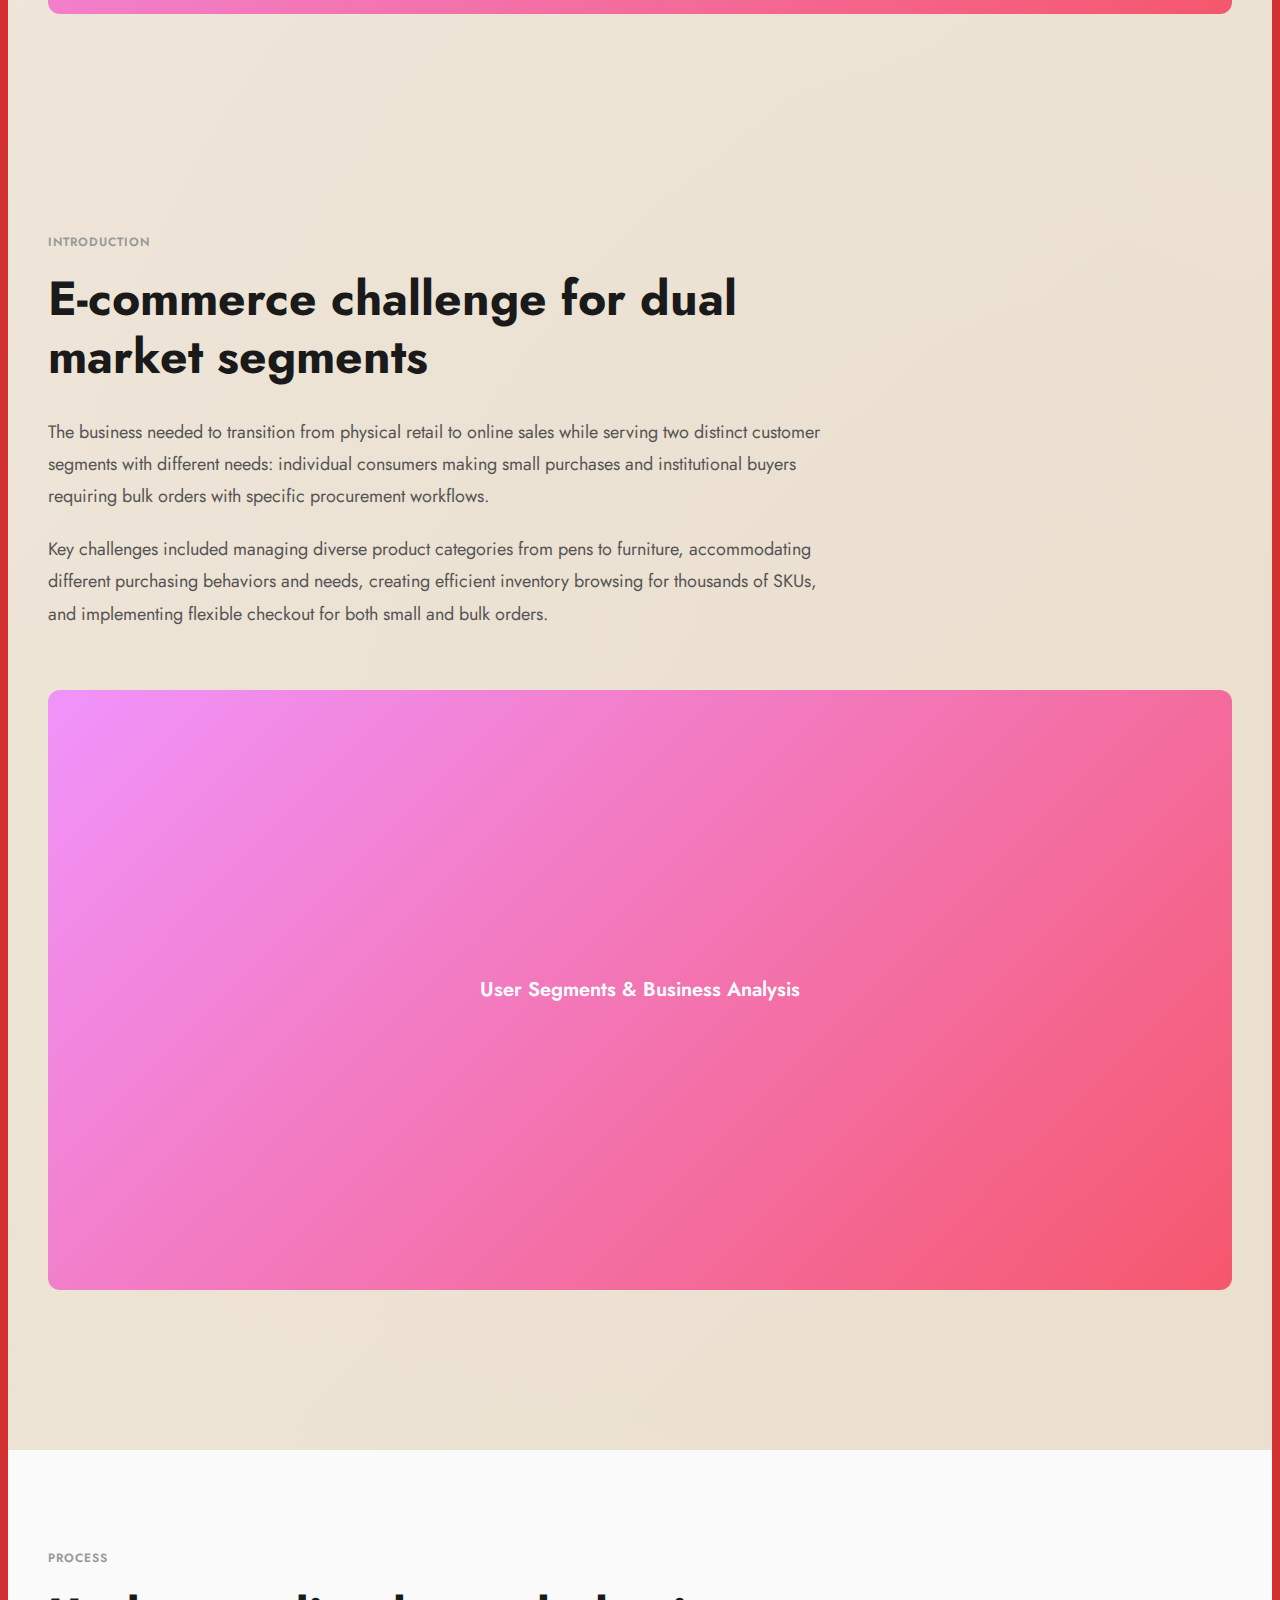
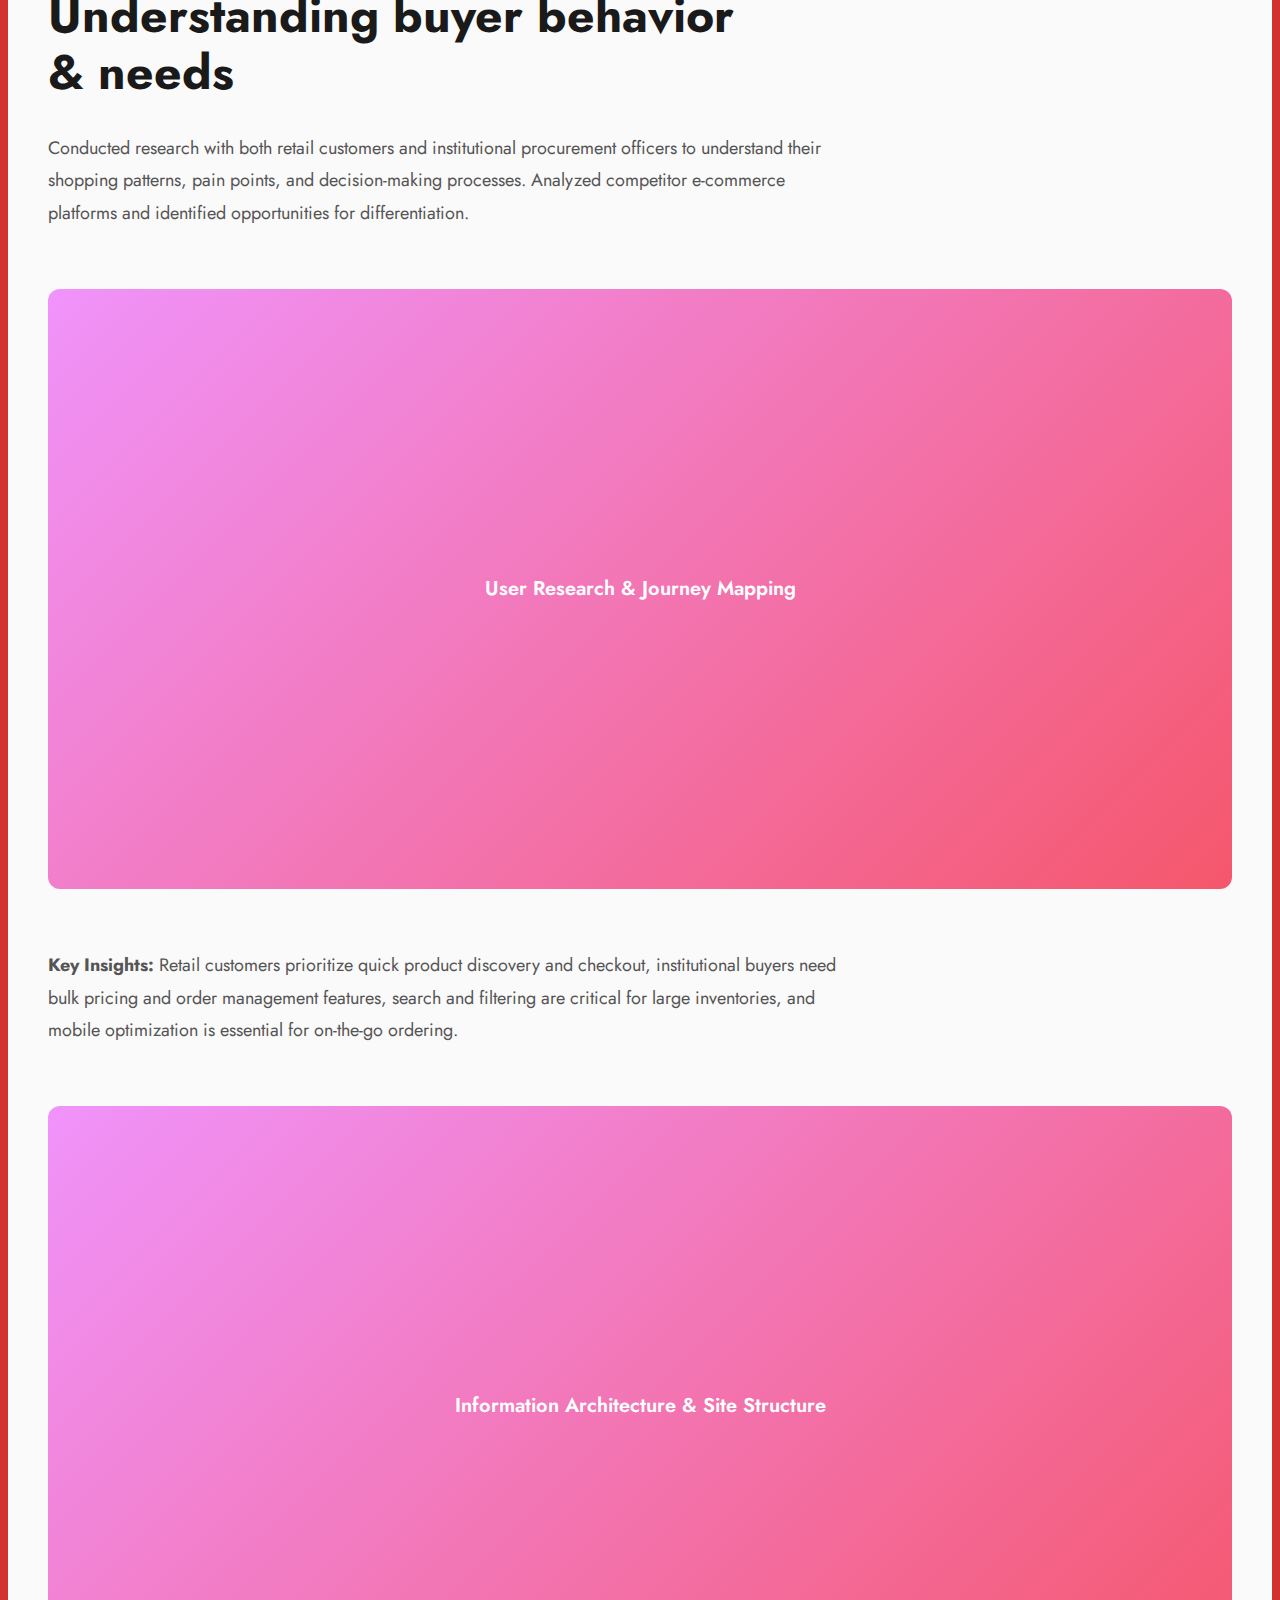
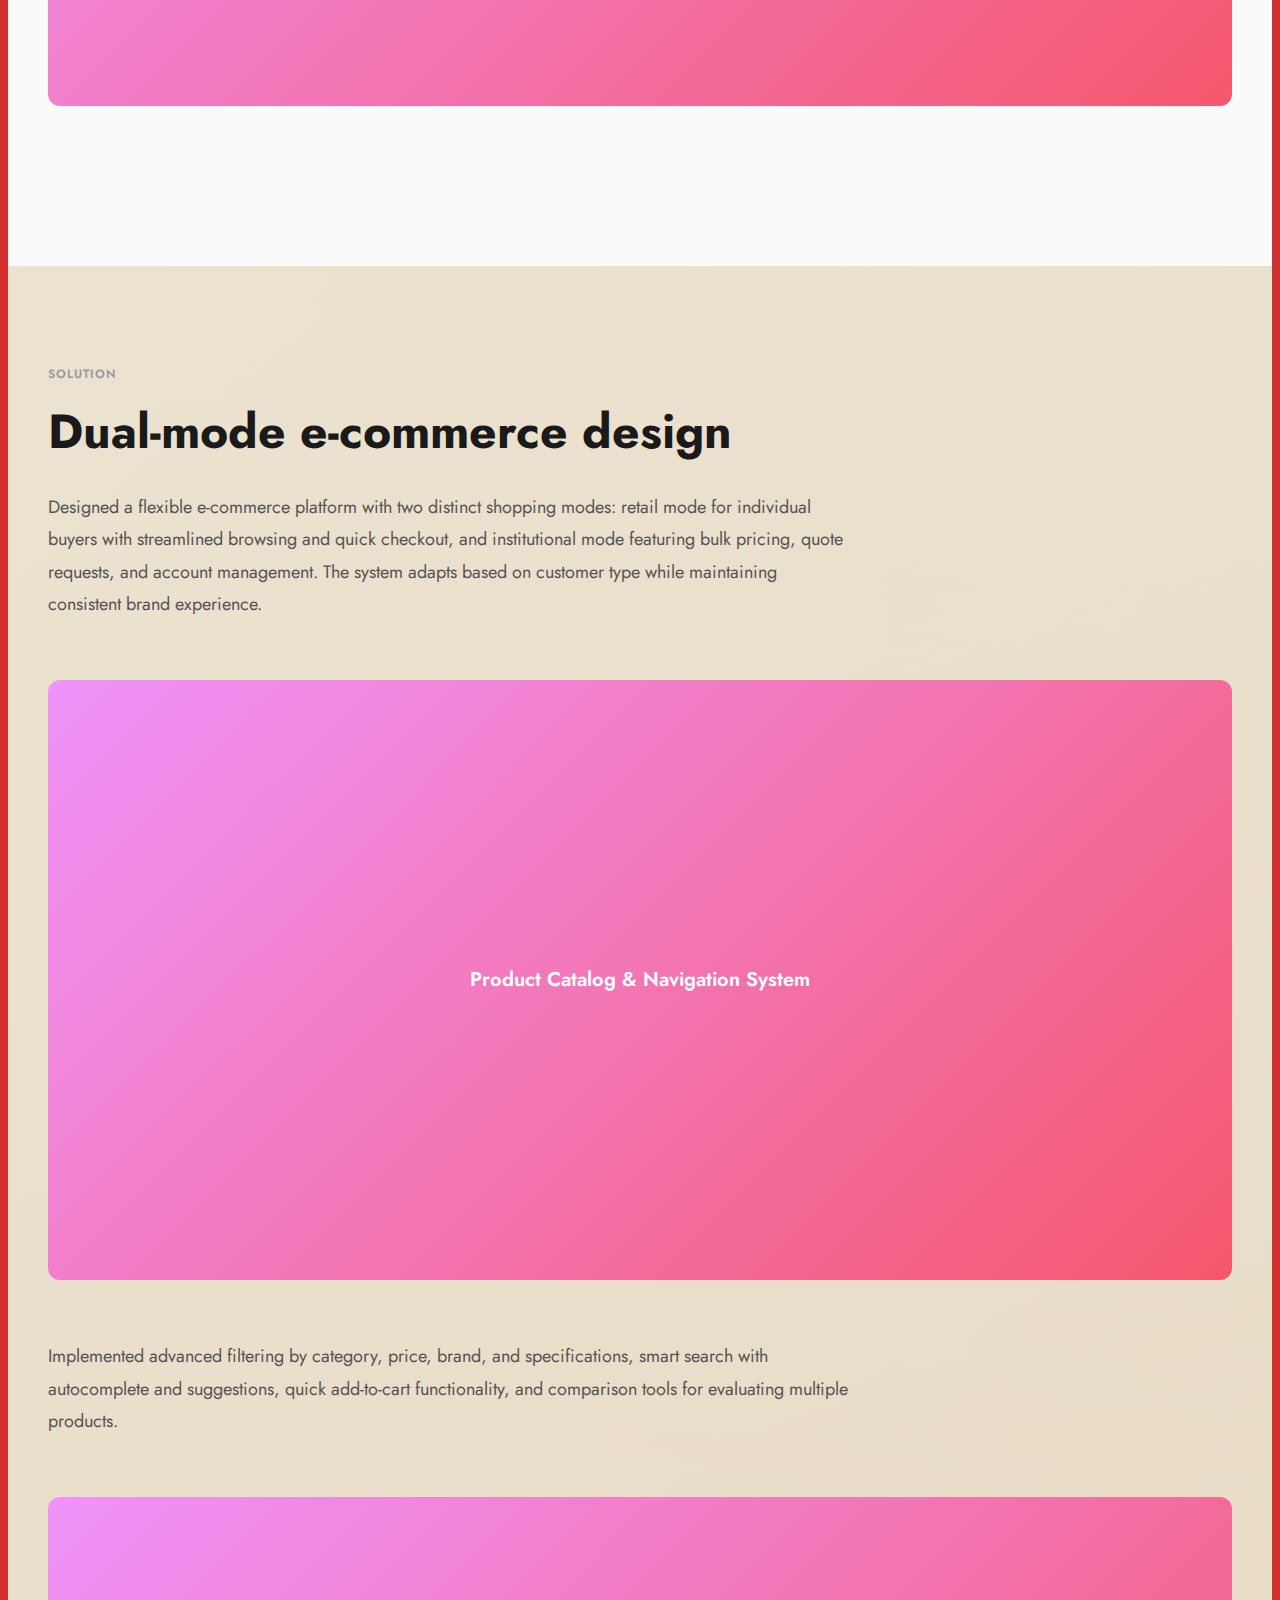
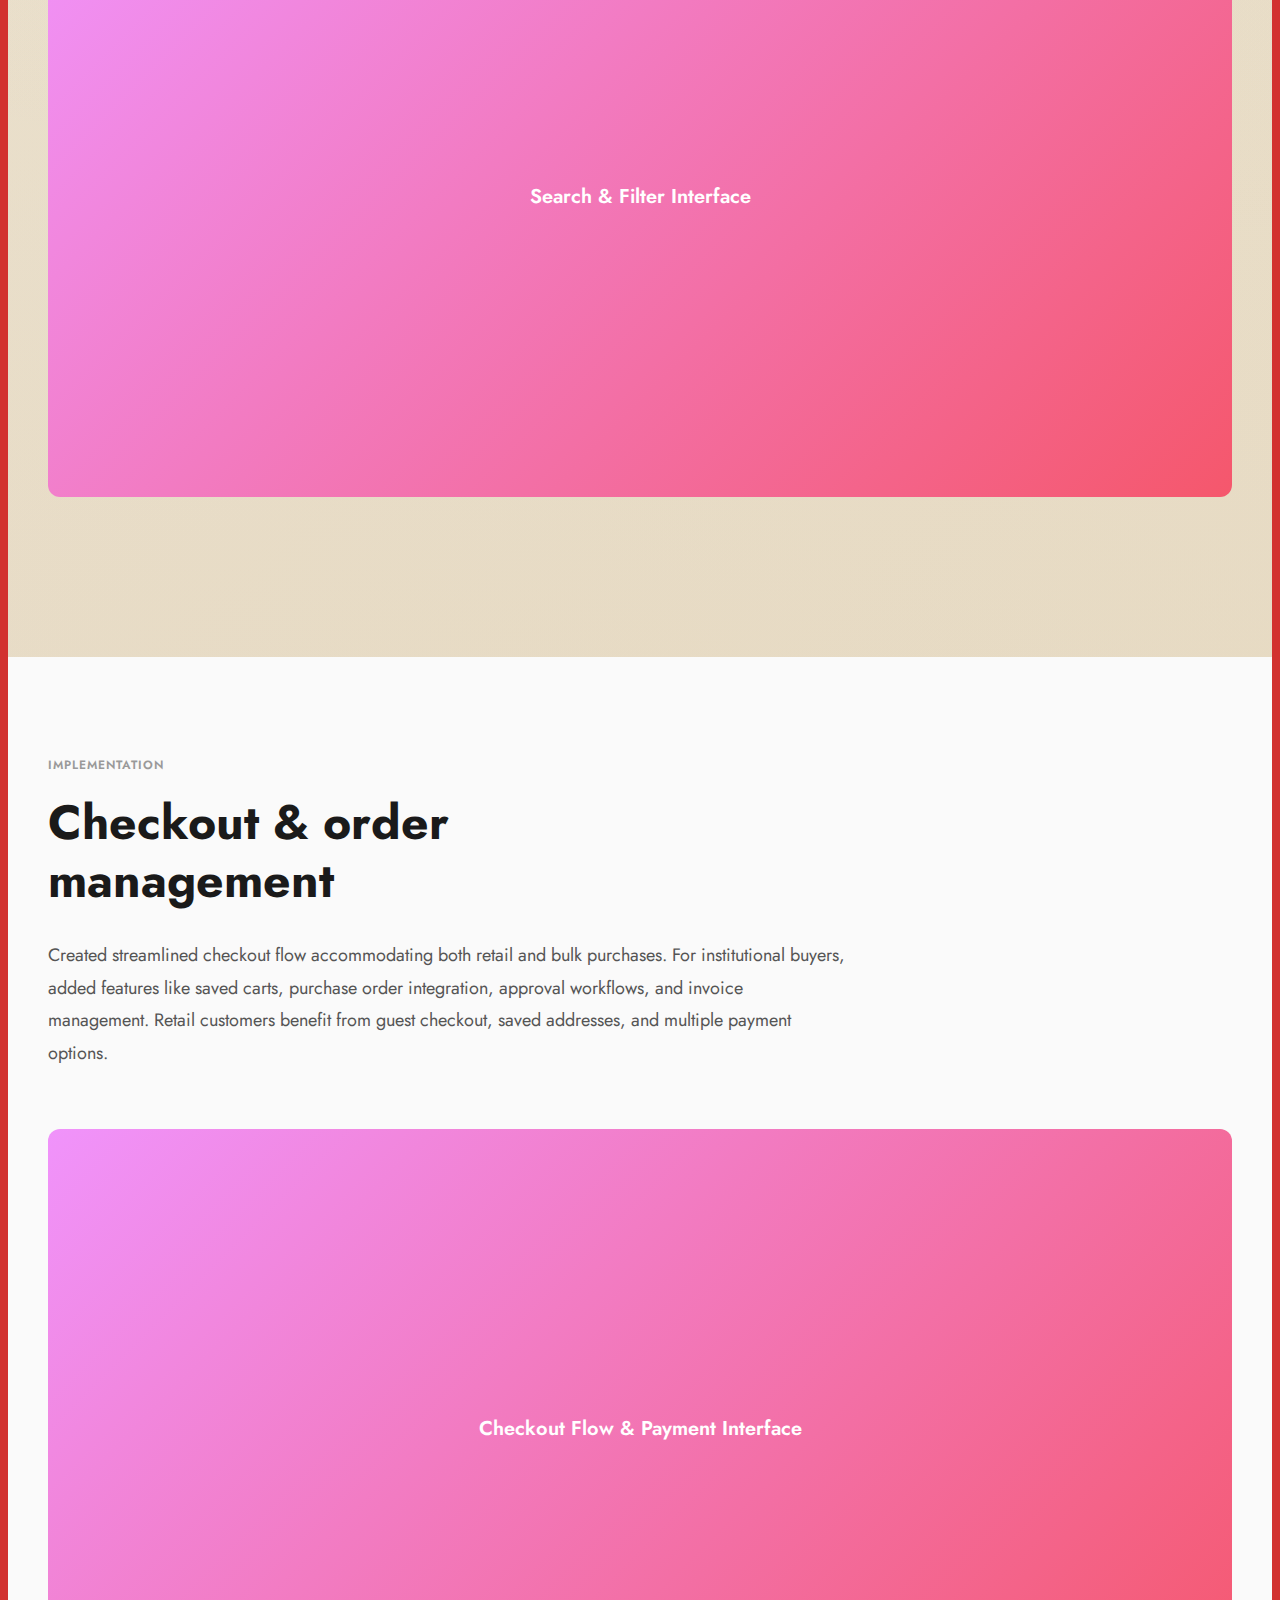
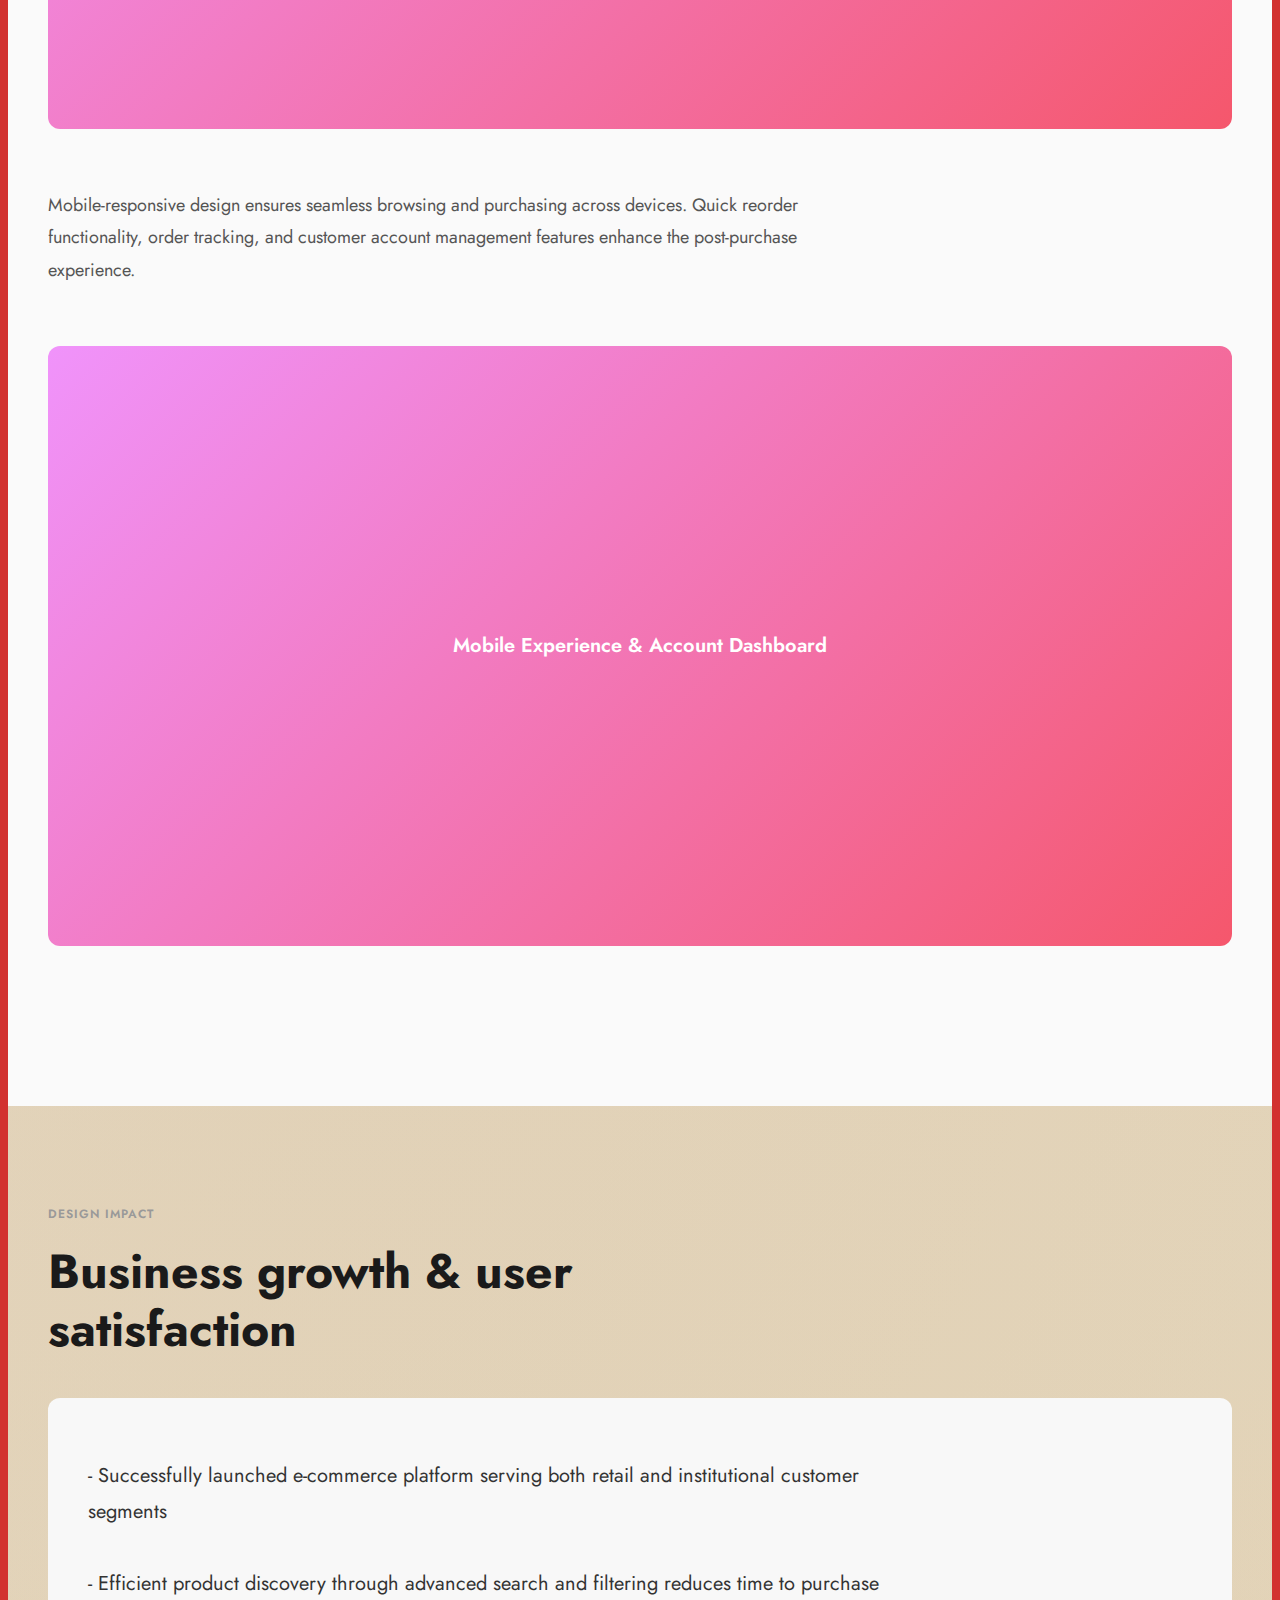
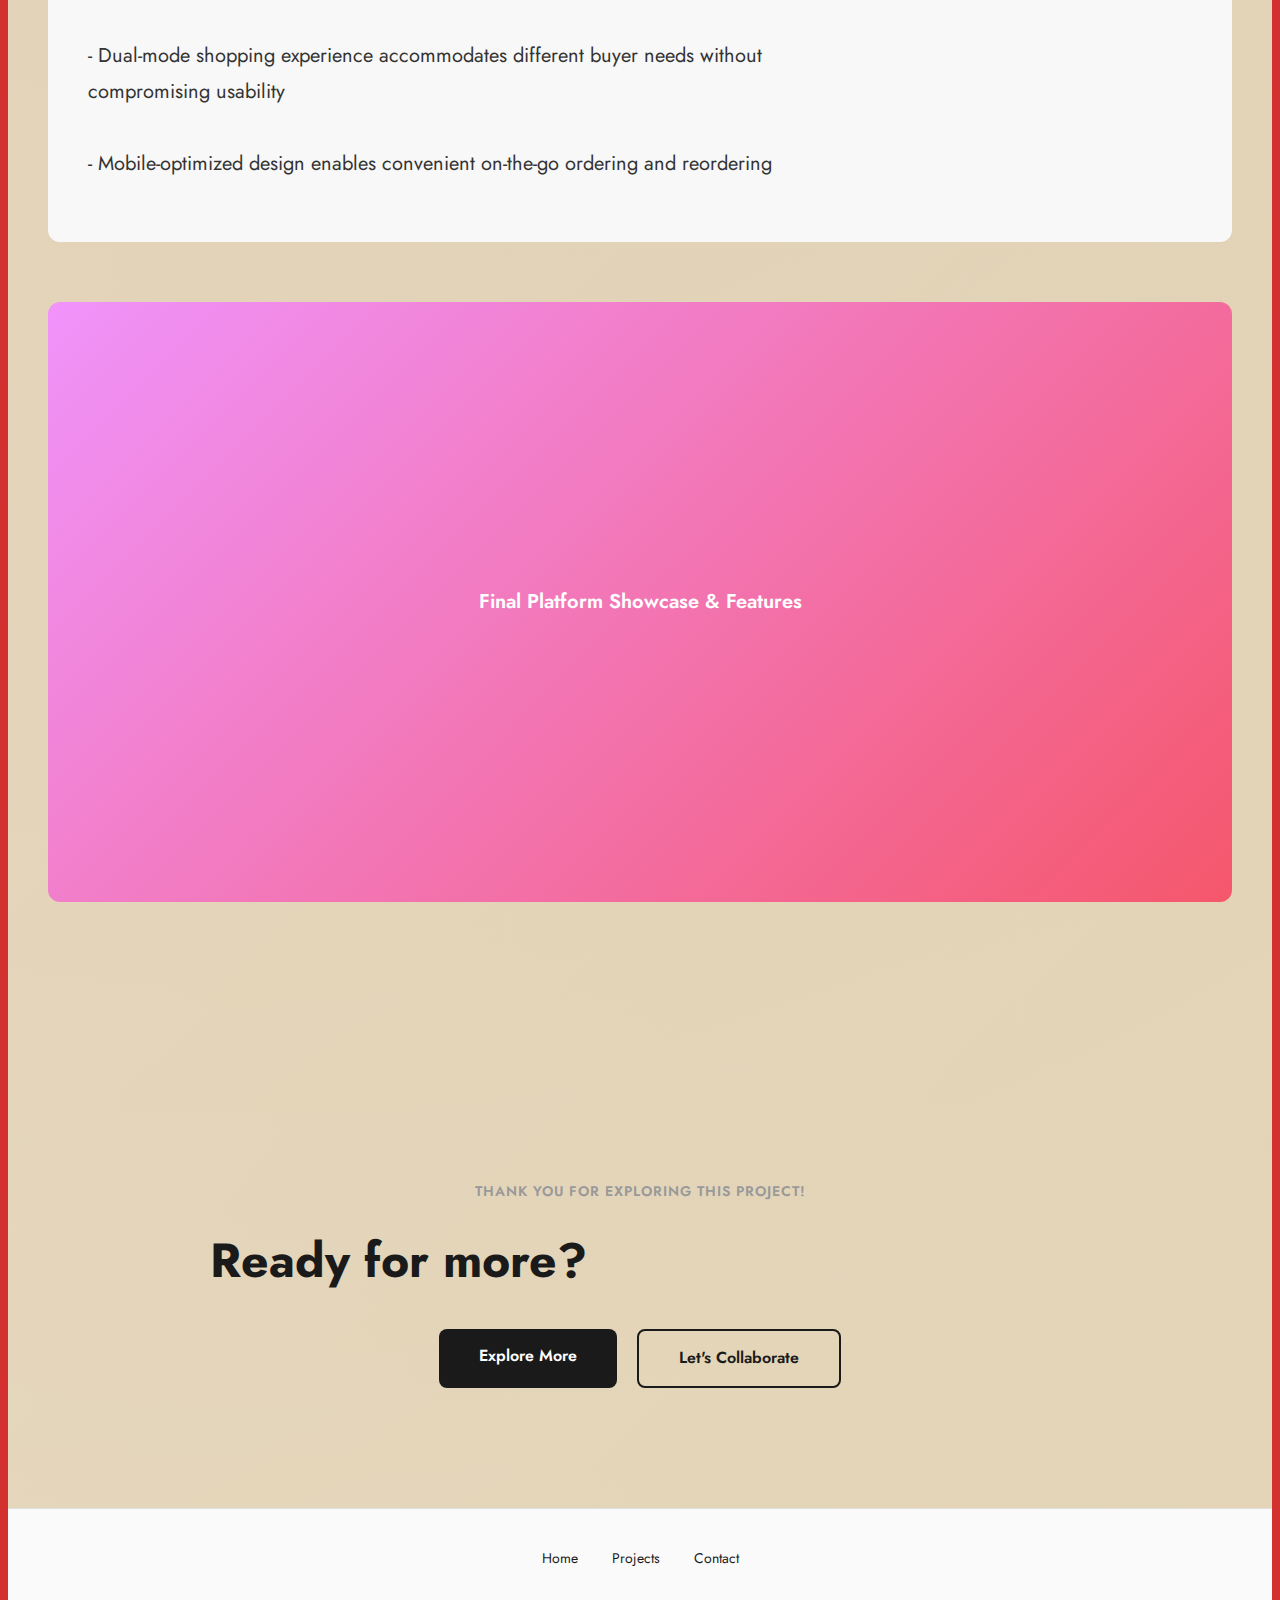
<file: case-study-tri-n.html>
<!DOCTYPE html>
<html lang="en">
<head>
    <meta charset="UTF-8">
    <meta name="viewport" content="width=device-width, initial-scale=1.0">
    <title>Tri-N School and Office Supplies - Case Study | Anna Sasil</title>
    <meta name="description" content="Website design for school and office supplies business.">
    <link rel="icon" type="image/png" href="favicon.png">
    <link rel="stylesheet" href="styles.css">
    <link rel="stylesheet" href="case-study-styles.css">
</head>
<body>
    <!-- Header Navigation -->
    <header class="case-study-header">
        <div class="header-container">
            <a href="index.html" class="back-link">← Back to Portfolio</a>
            <nav class="header-nav">
                <a href="index.html" class="nav-link">Home</a>
                <a href="index.html#projects" class="nav-link">Projects</a>
                <a href="#" onclick="openSection('contact')" class="nav-link">Contact</a>
            </nav>
        </div>
    </header>

    <!-- Hero Section -->
    <style>
        .modern-hero {
            max-width: 1400px;
            margin: 0 auto;
            padding: 80px 40px 60px;
        }
        
        .modern-hero-title {
            font-size: 16px;
            font-weight: 600;
            letter-spacing: 1px;
            text-transform: uppercase;
            color: #666;
            margin-bottom: 30px;
        }
        
        .modern-hero h1 {
            font-size: 64px;
            line-height: 1.1;
            font-weight: 700;
            color: #1a1a1a;
            margin: 0 0 40px 0;
            max-width: 900px;
        }
        
        .modern-project-info {
            display: grid;
            grid-template-columns: repeat(auto-fit, minmax(200px, 1fr));
            gap: 40px;
            margin: 60px 0;
            padding: 40px 0;
            border-top: 1px solid #e0e0e0;
            border-bottom: 1px solid #e0e0e0;
        }
        
        .modern-info-item h3 {
            font-size: 12px;
            font-weight: 600;
            text-transform: uppercase;
            letter-spacing: 1px;
            color: #999;
            margin: 0 0 10px 0;
        }
        
        .modern-info-item p {
            font-size: 16px;
            color: #333;
            margin: 0;
            line-height: 1.6;
        }
        
        .modern-overview {
            margin: 60px 0;
        }
        
        .modern-overview h2 {
            font-size: 12px;
            font-weight: 600;
            text-transform: uppercase;
            letter-spacing: 1px;
            color: #999;
            margin: 0 0 20px 0;
        }
        
        .modern-overview p {
            font-size: 18px;
            line-height: 1.8;
            color: #333;
            max-width: 800px;
        }
        
        .modern-hero-image {
            width: 100%;
            margin: 60px 0;
            border-radius: 12px;
            overflow: hidden;
        }
        
        .modern-hero-image img {
            width: 100%;
            height: auto;
            display: block;
        }
        
        .modern-section {
            max-width: 1400px;
            margin: 0 auto;
            padding: 100px 40px;
        }
        
        .modern-section-small {
            font-size: 12px;
            font-weight: 600;
            text-transform: uppercase;
            letter-spacing: 1px;
            color: #999;
            margin-bottom: 20px;
        }
        
        .modern-section h2 {
            font-size: 48px;
            line-height: 1.2;
            font-weight: 700;
            color: #1a1a1a;
            margin: 0 0 30px 0;
            max-width: 700px;
        }
        
        .modern-section p {
            font-size: 18px;
            line-height: 1.8;
            color: #555;
            max-width: 800px;
            margin-bottom: 20px;
        }
        
        .modern-section-image {
            width: 100%;
            margin: 60px 0;
            border-radius: 12px;
            overflow: hidden;
            background: #f5f5f5;
        }
        
        .modern-section-image img {
            width: 100%;
            height: auto;
            display: block;
        }
        
        .placeholder-img {
            width: 100%;
            height: 600px;
            background: linear-gradient(135deg, #f093fb 0%, #f5576c 100%);
            display: flex;
            align-items: center;
            justify-content: center;
            color: white;
            font-size: 20px;
            font-weight: 600;
        }
        
        .modern-bg-light {
            background: #fafafa;
        }
        
        @media (max-width: 768px) {
            .modern-hero {
                padding: 60px 20px 40px;
            }
            
            .modern-hero h1 {
                font-size: 40px;
            }
            
            .modern-project-info {
                grid-template-columns: 1fr;
                gap: 30px;
            }
            
            .modern-section {
                padding: 60px 20px;
            }
            
            .modern-section h2 {
                font-size: 32px;
            }
            
            .placeholder-img {
                height: 400px;
            }
        }
    </style>
    
    <section class="modern-hero">
        <div class="modern-hero-title">TRI-N SCHOOL AND OFFICE SUPPLIES</div>
        <h1>E-commerce platform for school and office supplies serving retail and institutional clients</h1>
        
        <div class="modern-project-info">
            <div class="modern-info-item">
                <h3>Industry</h3>
                <p>E-commerce & Retail</p>
            </div>
            <div class="modern-info-item">
                <h3>My Role</h3>
                <p>UX/UI Designer, E-commerce Design, Information Architecture</p>
            </div>
            <div class="modern-info-item">
                <h3>Timeline</h3>
                <p>2-3 weeks</p>
            </div>
            <div class="modern-info-item">
                <h3>Team</h3>
                <p>1 designer, 2 developers, 1 product manager</p>
            </div>
        </div>
        
        <div class="modern-overview">
            <h2>Overview</h2>
            <p>Tri-N School and Office Supplies needed an e-commerce website to expand their business online and serve both retail and institutional clients. The challenge was to create an intuitive platform for a diverse product catalog, catering to both individual buyers and bulk orders while organizing a large inventory effectively with easy-to-use search, filtering, and a smooth checkout process.</p>
        </div>
        
        <div class="modern-hero-image">
            <div class="placeholder-img">Tri-N E-commerce Platform Hero Image</div>
        </div>
    </section>

    <!-- Challenge -->
    <section class="modern-section">
        <div class="modern-section-small">Introduction</div>
        <h2>E-commerce challenge for dual market segments</h2>
        <p>The business needed to transition from physical retail to online sales while serving two distinct customer segments with different needs: individual consumers making small purchases and institutional buyers requiring bulk orders with specific procurement workflows.</p>
        <p>Key challenges included managing diverse product categories from pens to furniture, accommodating different purchasing behaviors and needs, creating efficient inventory browsing for thousands of SKUs, and implementing flexible checkout for both small and bulk orders.</p>
        
        <div class="modern-section-image">
            <div class="placeholder-img">User Segments & Business Analysis</div>
        </div>
    </section>

    <!-- Research & Discovery -->
    <section class="modern-section modern-bg-light">
        <div class="modern-section-small">Process</div>
        <h2>Understanding buyer behavior & needs</h2>
        <p>Conducted research with both retail customers and institutional procurement officers to understand their shopping patterns, pain points, and decision-making processes. Analyzed competitor e-commerce platforms and identified opportunities for differentiation.</p>
        
        <div class="modern-section-image">
            <div class="placeholder-img">User Research & Journey Mapping</div>
        </div>
        
        <p><strong>Key Insights:</strong> Retail customers prioritize quick product discovery and checkout, institutional buyers need bulk pricing and order management features, search and filtering are critical for large inventories, and mobile optimization is essential for on-the-go ordering.</p>
        
        <div class="modern-section-image">
            <div class="placeholder-img">Information Architecture & Site Structure</div>
        </div>
    </section>

    <!-- Design Process -->
    <section class="modern-section">
        <div class="modern-section-small">Solution</div>
        <h2>Dual-mode e-commerce design</h2>
        <p>Designed a flexible e-commerce platform with two distinct shopping modes: retail mode for individual buyers with streamlined browsing and quick checkout, and institutional mode featuring bulk pricing, quote requests, and account management. The system adapts based on customer type while maintaining consistent brand experience.</p>
        
        <div class="modern-section-image">
            <div class="placeholder-img">Product Catalog & Navigation System</div>
        </div>
        
        <p>Implemented advanced filtering by category, price, brand, and specifications, smart search with autocomplete and suggestions, quick add-to-cart functionality, and comparison tools for evaluating multiple products.</p>
        
        <div class="modern-section-image">
            <div class="placeholder-img">Search & Filter Interface</div>
        </div>
    </section>

    <!-- Solution -->
    <section class="modern-section modern-bg-light">
        <div class="modern-section-small">Implementation</div>
        <h2>Checkout & order management</h2>
        <p>Created streamlined checkout flow accommodating both retail and bulk purchases. For institutional buyers, added features like saved carts, purchase order integration, approval workflows, and invoice management. Retail customers benefit from guest checkout, saved addresses, and multiple payment options.</p>
        
        <div class="modern-section-image">
            <div class="placeholder-img">Checkout Flow & Payment Interface</div>
        </div>
        
        <p>Mobile-responsive design ensures seamless browsing and purchasing across devices. Quick reorder functionality, order tracking, and customer account management features enhance the post-purchase experience.</p>
        
        <div class="modern-section-image">
            <div class="placeholder-img">Mobile Experience & Account Dashboard</div>
        </div>
    </section>

    <!-- Results -->
    <section class="modern-section">
        <div class="modern-section-small">Design Impact</div>
        <h2>Business growth & user satisfaction</h2>
        
        <div style="background: #f8f8f8; padding: 60px 40px; border-radius: 12px; margin: 40px 0;">
            <p style="font-size: 20px; line-height: 1.8; color: #333; margin: 0;">
                - Successfully launched e-commerce platform serving both retail and institutional customer segments<br><br>
                - Efficient product discovery through advanced search and filtering reduces time to purchase<br><br>
                - Dual-mode shopping experience accommodates different buyer needs without compromising usability<br><br>
                - Mobile-optimized design enables convenient on-the-go ordering and reordering
            </p>
        </div>
        
        <div class="modern-section-image">
            <div class="placeholder-img">Final Platform Showcase & Features</div>
        </div>
    </section>

    <!-- Next Project Navigation -->
    <section class="modern-section" style="text-align: center; padding: 120px 40px;">
        <h3 style="font-size: 14px; font-weight: 600; text-transform: uppercase; letter-spacing: 1px; color: #999; margin-bottom: 30px;">Thank you for exploring this project!</h3>
        <h2 style="font-size: 48px; font-weight: 700; color: #1a1a1a; margin: 0 0 40px 0;">Ready for more?</h2>
        <div style="display: flex; gap: 20px; justify-content: center; flex-wrap: wrap;">
            <a href="index.html#projects" style="padding: 16px 40px; background: #1a1a1a; color: white; text-decoration: none; border-radius: 8px; font-weight: 600; transition: transform 0.2s;">Explore More</a>
            <a href="#" onclick="openSection('contact')" style="padding: 16px 40px; border: 2px solid #1a1a1a; color: #1a1a1a; text-decoration: none; border-radius: 8px; font-weight: 600; transition: transform 0.2s;">Let's Collaborate</a>
        </div>
    </section>

    <!-- Footer -->
    <footer style="background: #fafafa; padding: 40px; text-align: center; border-top: 1px solid #e0e0e0;">
        <div style="max-width: 1400px; margin: 0 auto;">
            <p style="color: #666; font-size: 14px;">
                <a href="index.html" style="color: #1a1a1a; text-decoration: none; margin: 0 15px;">Home</a>
                <a href="index.html#projects" style="color: #1a1a1a; text-decoration: none; margin: 0 15px;">Projects</a>
                <a href="#" onclick="openSection('contact')" style="color: #1a1a1a; text-decoration: none; margin: 0 15px;">Contact</a>
            </p>
        </div>
    </footer>

    <!-- Contact Section -->
    <div class="section" id="contact-section">
        <div class="section-header">
            <h2 class="section-title">Contact</h2>
            <button class="close-btn" onclick="closeSection()" aria-label="Close">×</button>
        </div>
        <div class="section-content">
            <div class="contact-content">
                <div class="contact-illustration">
                    <div class="illustration-placeholder">
                        <img src="illustration.png" alt="Illustration by Anna Sasil">
                    </div>
                </div>
                
                <div class="contact-info">
                    <div class="contact-item">
                        <strong>Email:</strong> <a href="mailto:anna.sasil101@gmail.com">anna.sasil101@gmail.com</a>
                    </div>
                    <div class="contact-item">
                        <strong>Phone:</strong> <a href="tel:+639760046390">+63 9760046390</a>
                    </div>
                    <div class="contact-item">
                        <strong>Location:</strong> Metro Manila, Philippines
                    </div>
                    <div class="contact-item">
                        <strong>LinkedIn:</strong> <a href="https://www.linkedin.com/in/adzsasil/" target="_blank" rel="noopener noreferrer">adzsasil</a>
                    </div>
                    
                    <a href="Anna Sasil - Resume.pdf" target="_blank" rel="noopener noreferrer" class="resume-btn">Download Resume PDF</a>
                </div>
            </div>
        </div>
    </div>

    <script src="scripts.js"></script>
</body>
</html>
</file>
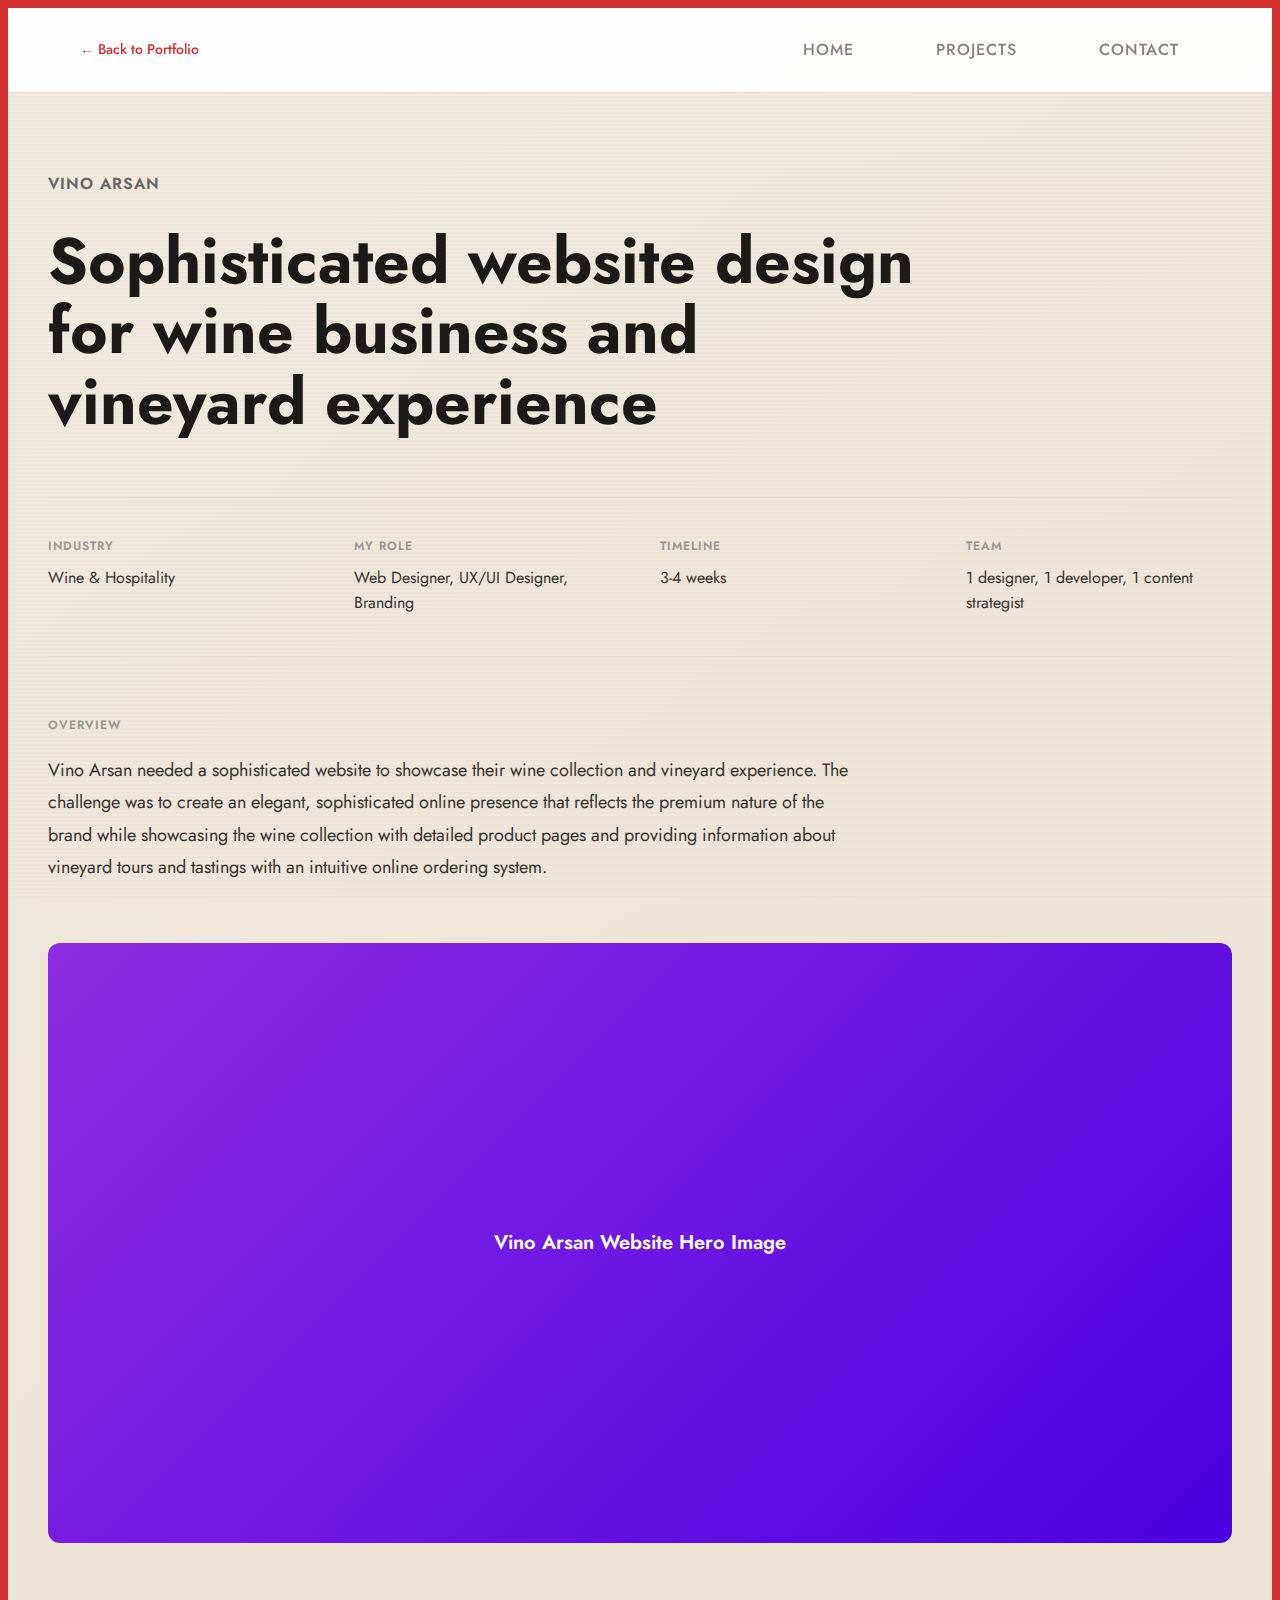
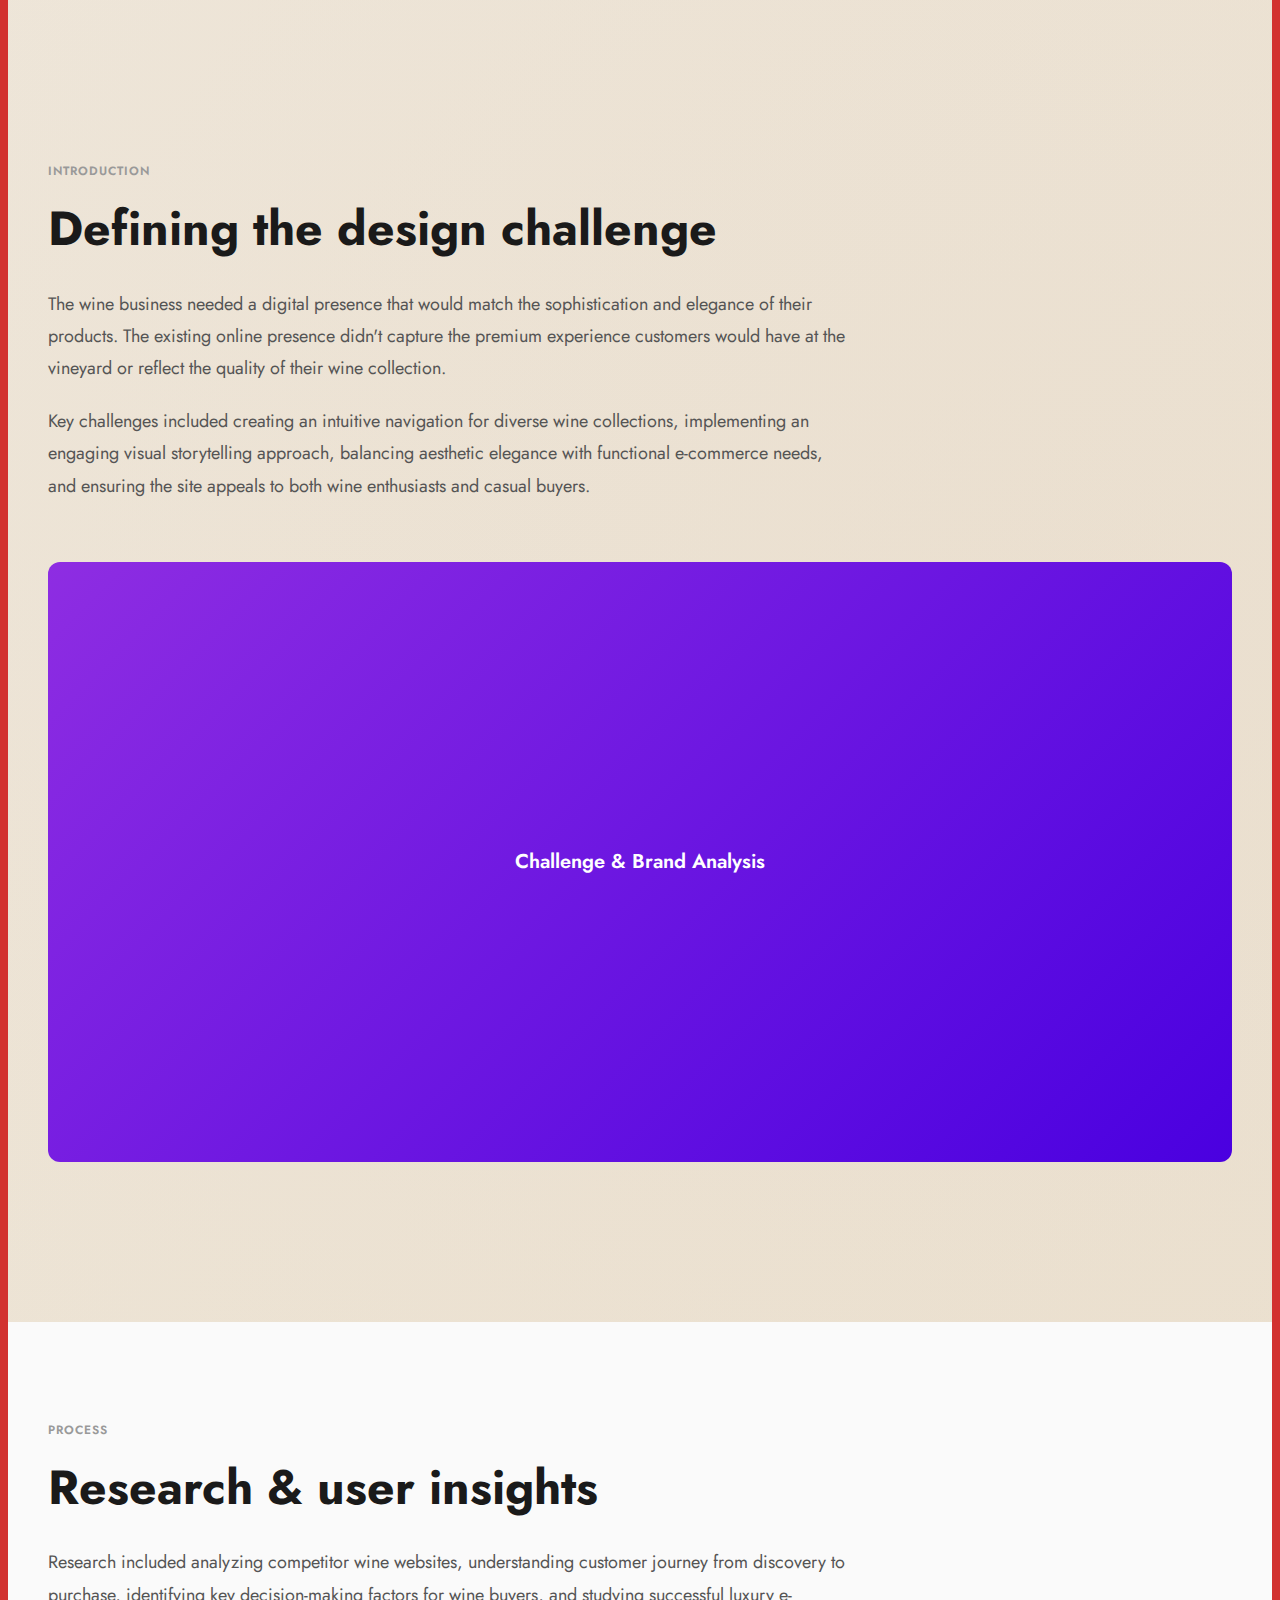
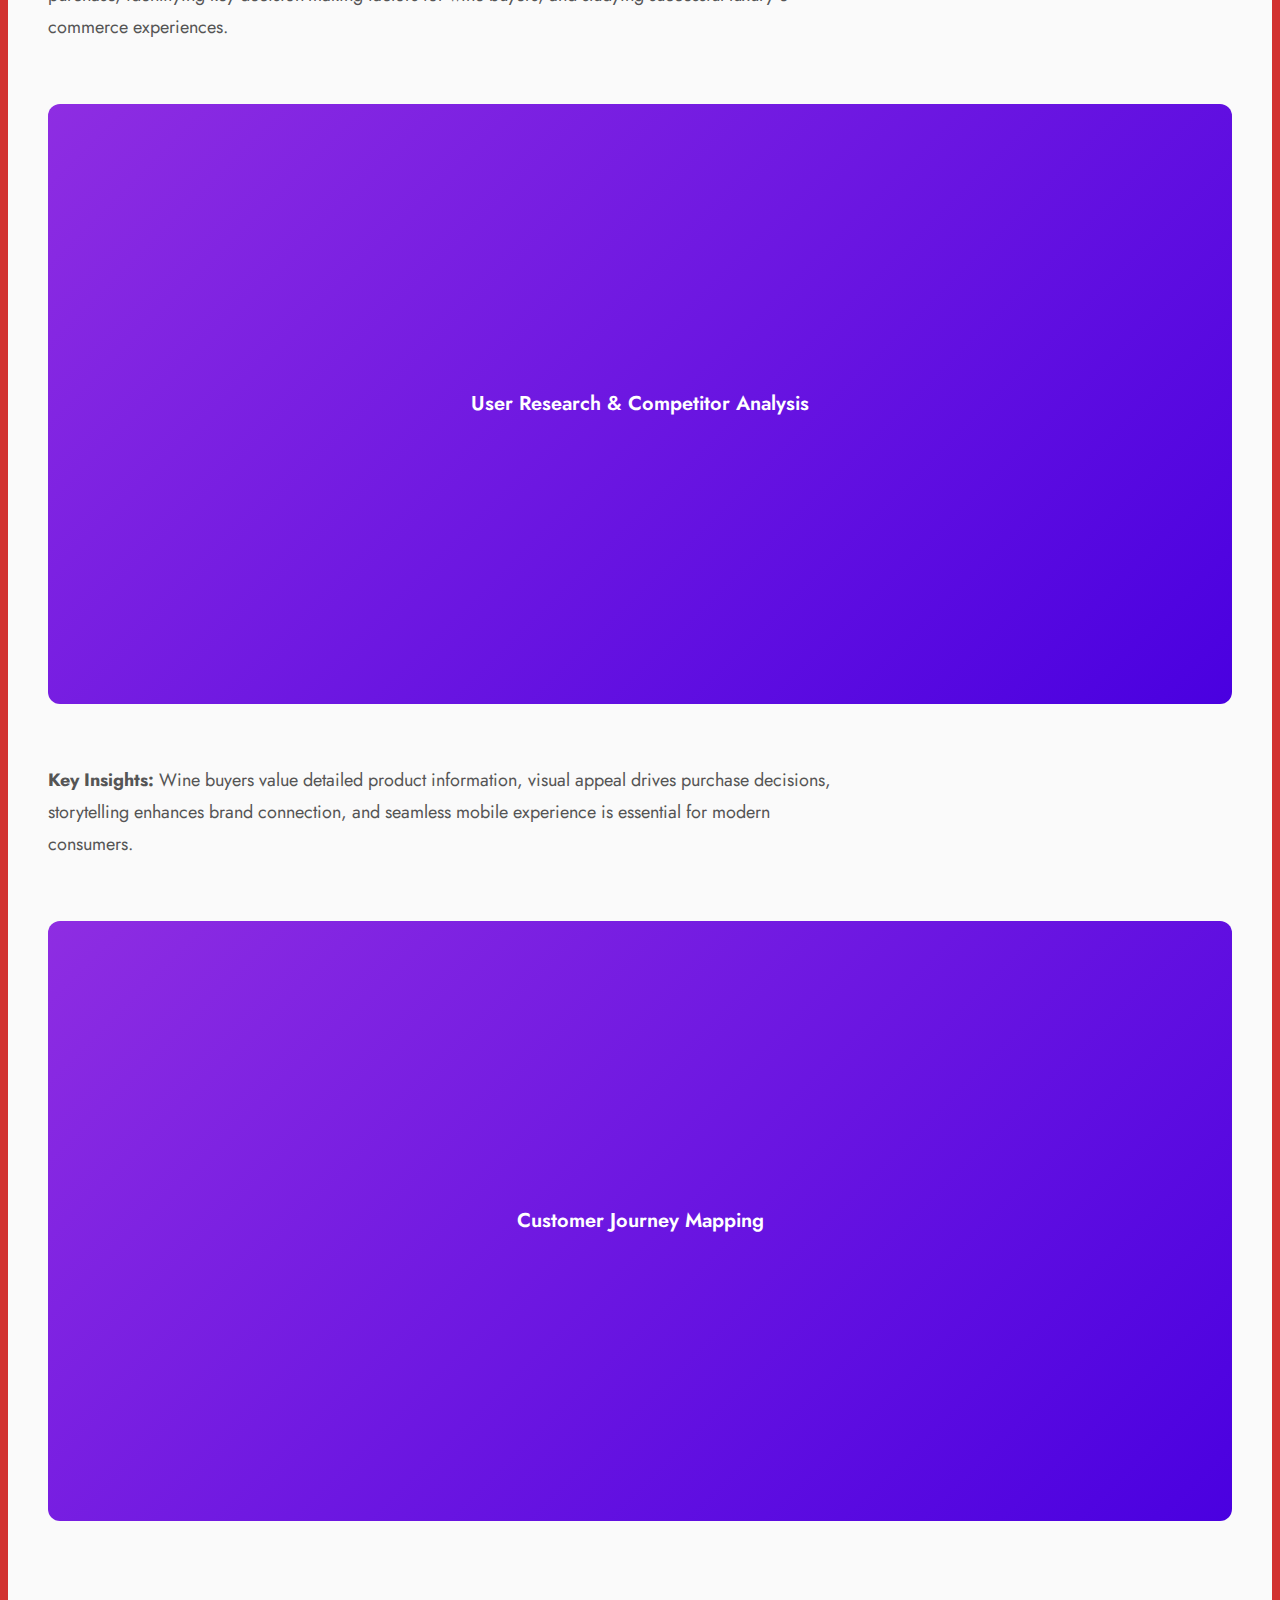
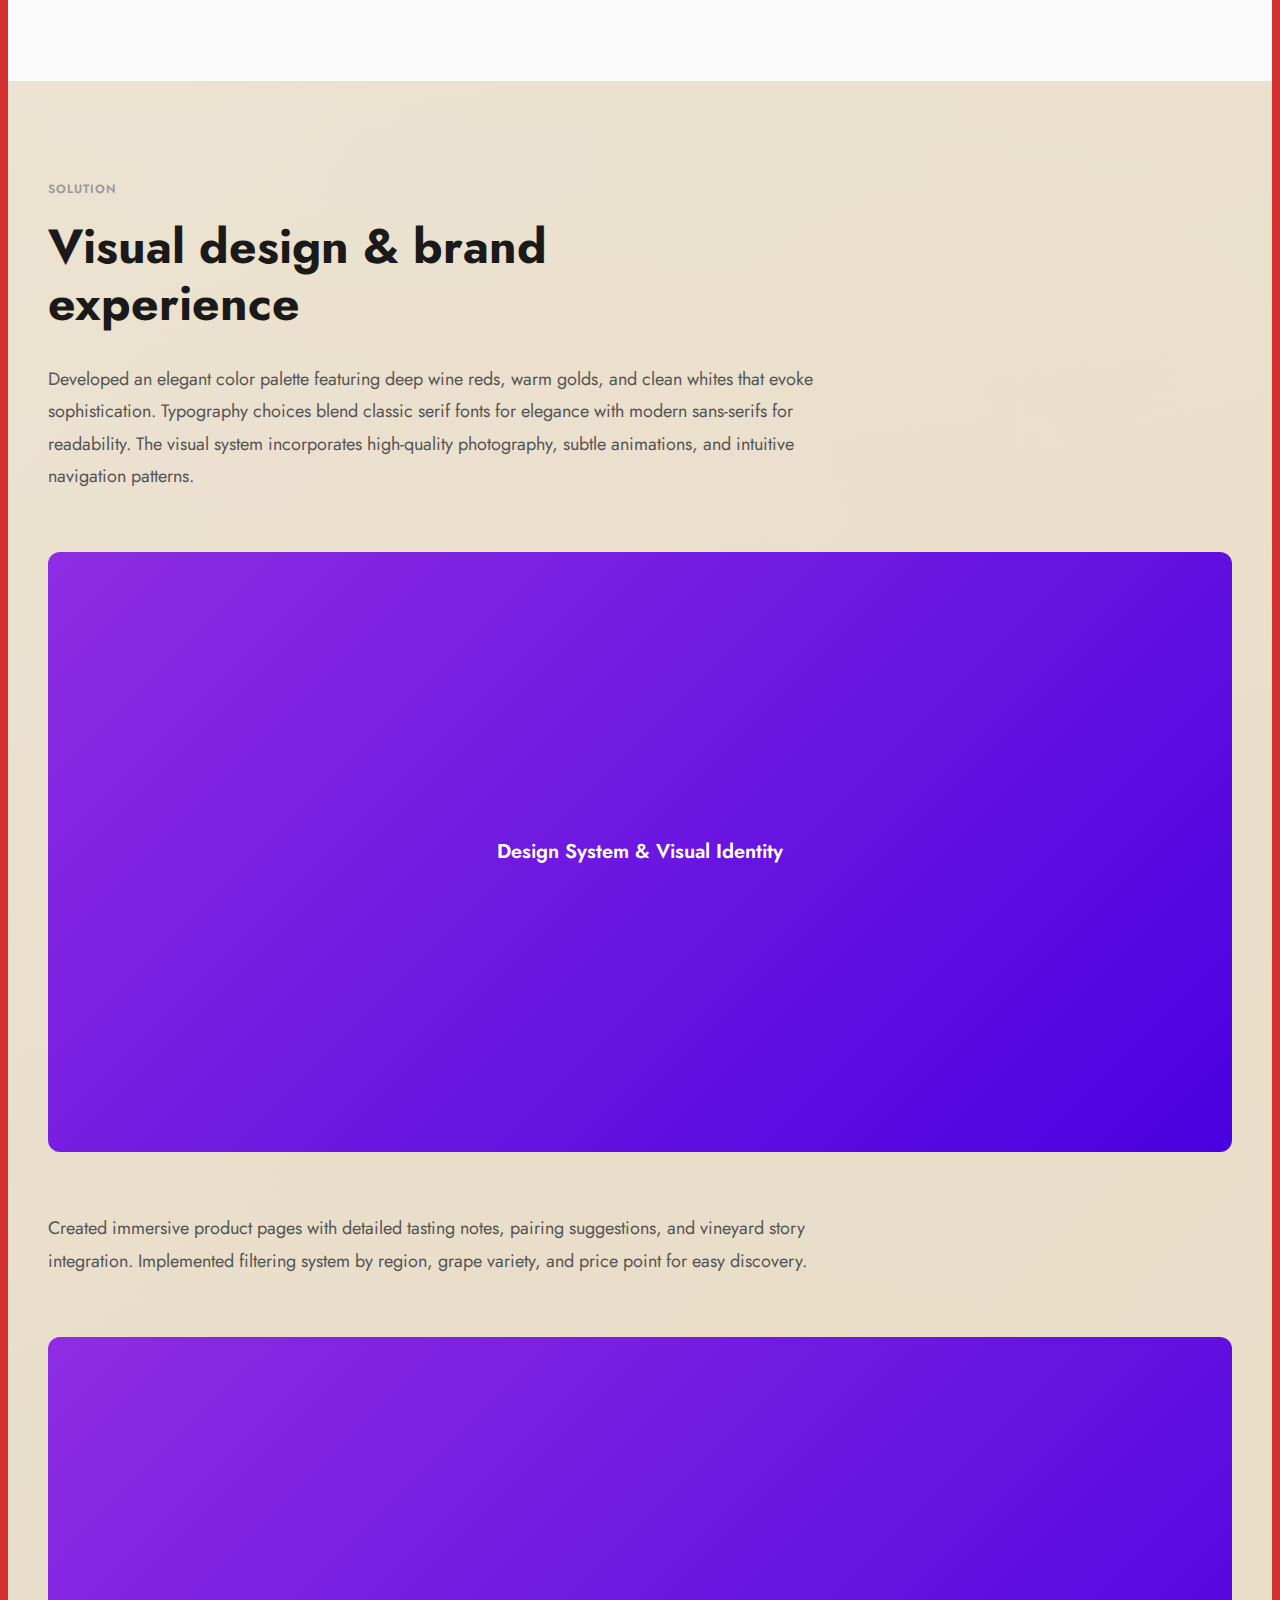
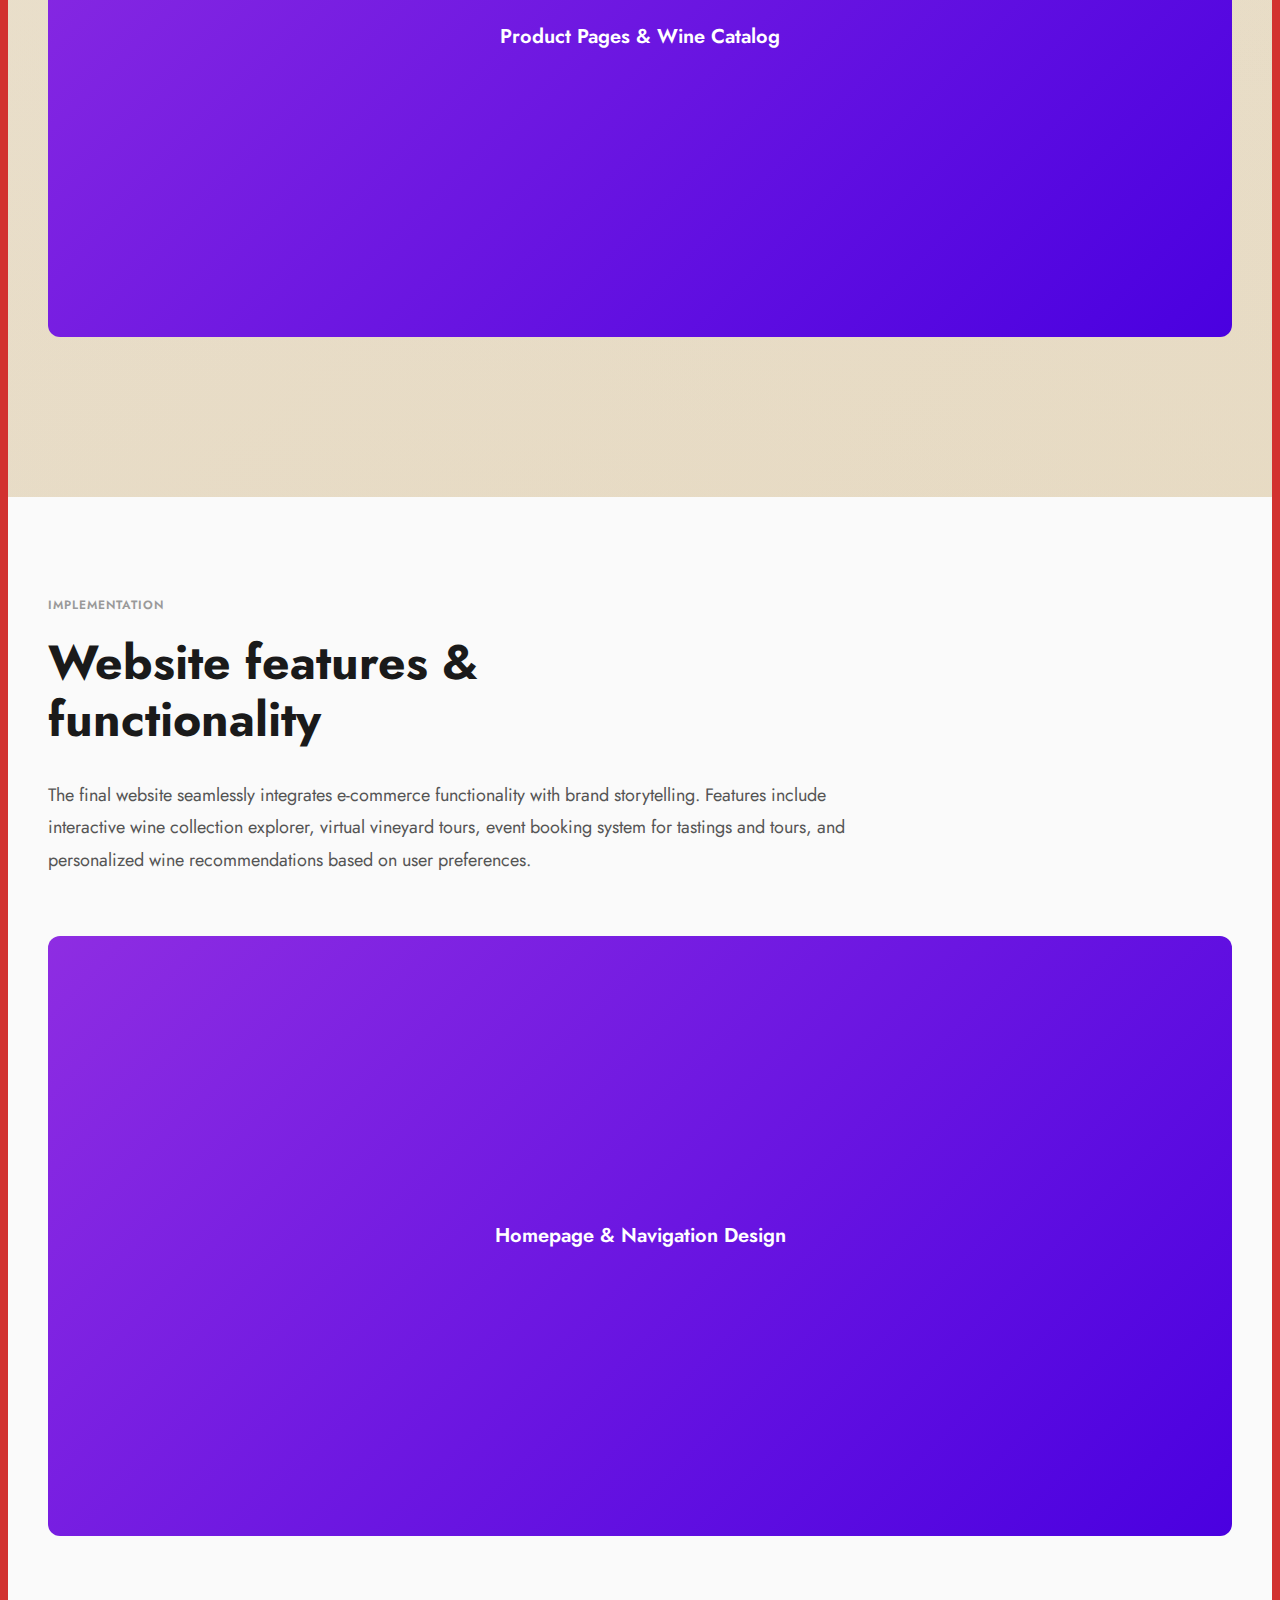
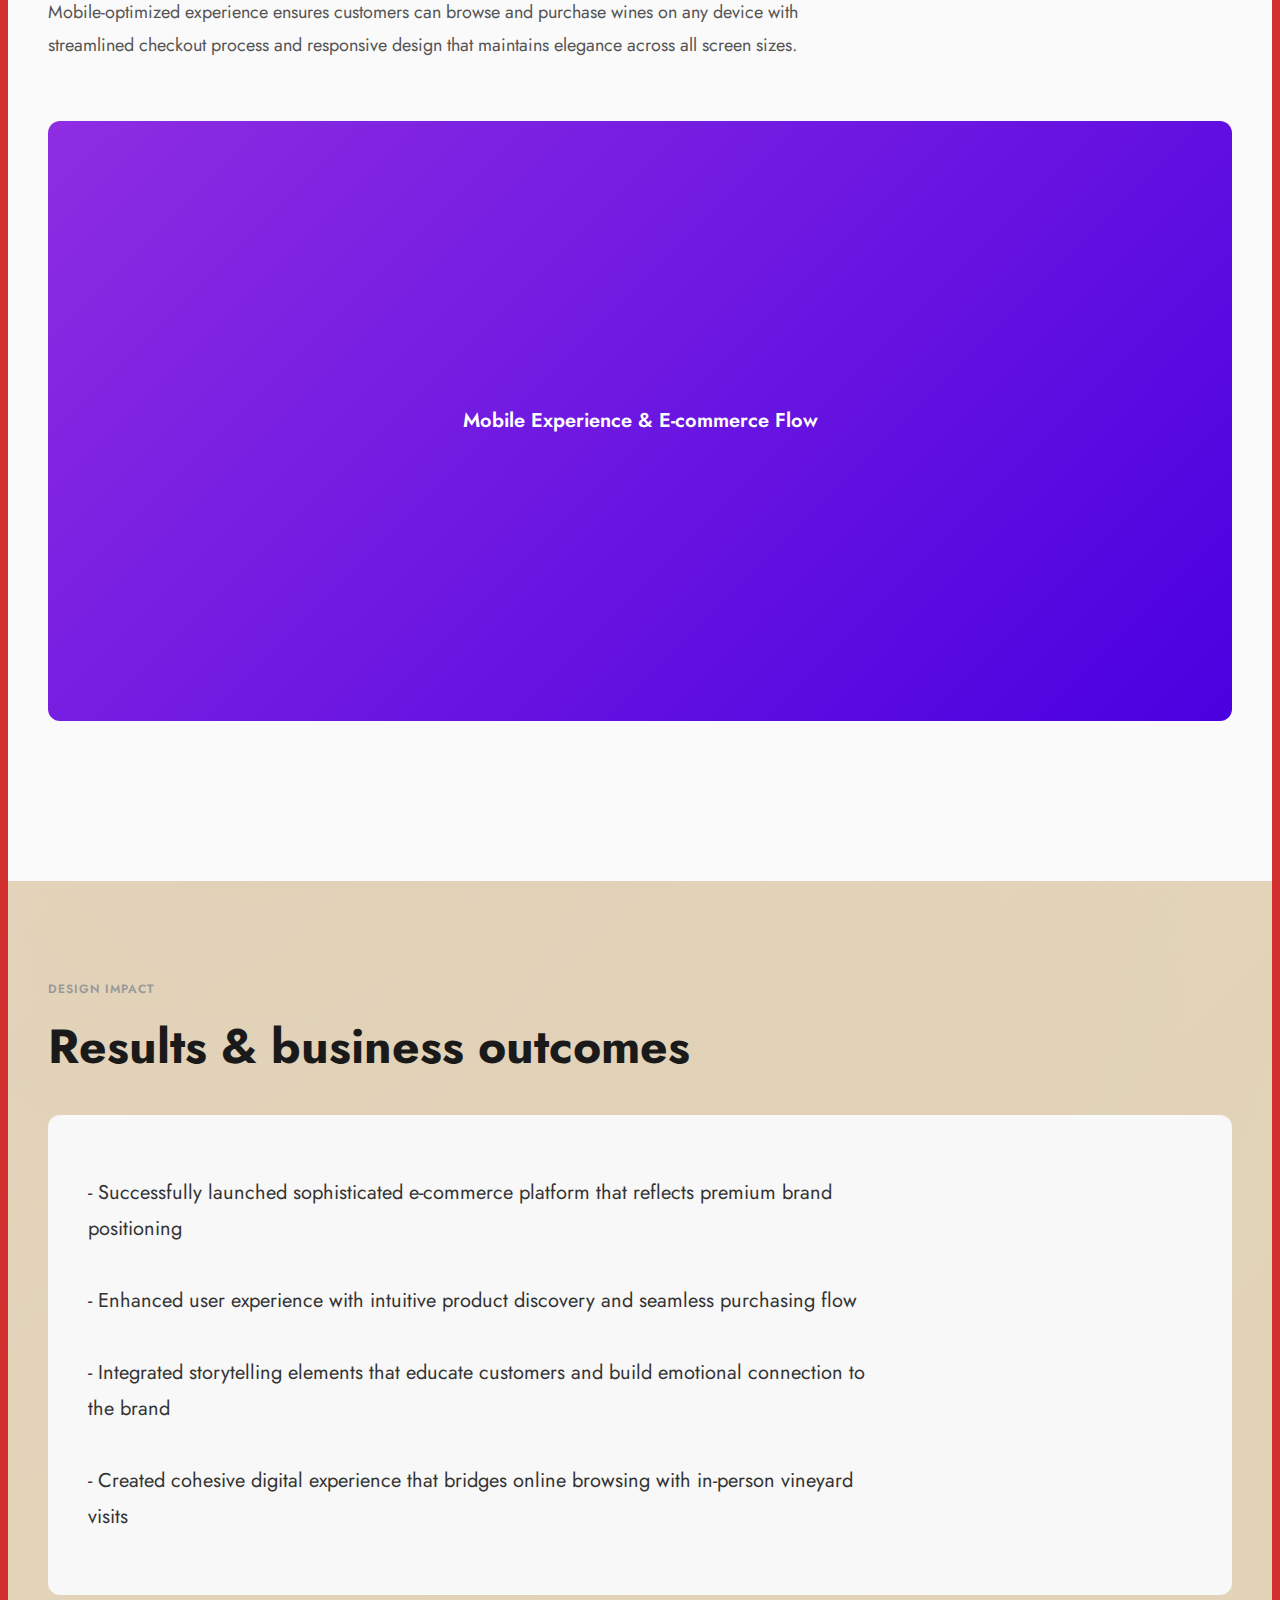
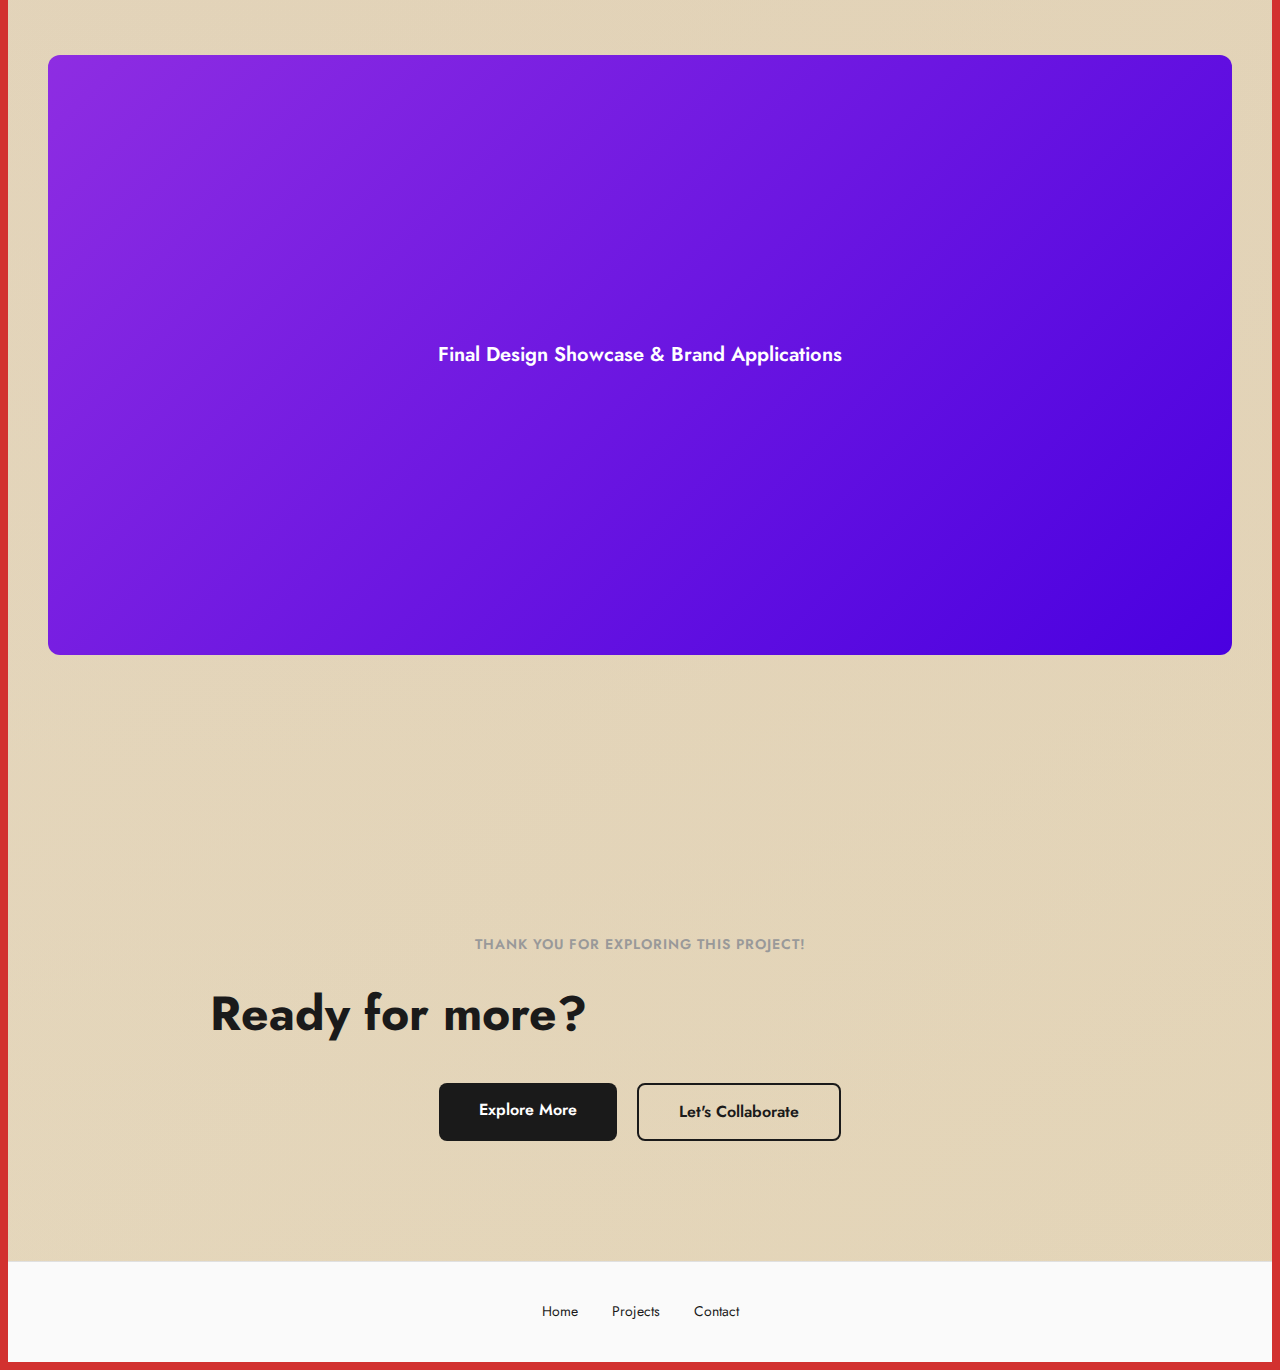
<file: case-study-vino-arsan.html>
<!DOCTYPE html>
<html lang="en">
<head>
    <meta charset="UTF-8">
    <meta name="viewport" content="width=device-width, initial-scale=1.0">
    <title>Vino Arsan - Case Study | Anna Sasil</title>
    <meta name="description" content="Website design for wine business and vineyard.">
    <link rel="icon" type="image/png" href="favicon.png">
    <link rel="stylesheet" href="styles.css">
    <link rel="stylesheet" href="case-study-styles.css">
</head>
<body>
    <!-- Header Navigation -->
    <header class="case-study-header">
        <div class="header-container">
            <a href="index.html" class="back-link">← Back to Portfolio</a>
            <nav class="header-nav">
                <a href="index.html" class="nav-link">Home</a>
                <a href="index.html#projects" class="nav-link">Projects</a>
                <a href="#" onclick="openSection('contact')" class="nav-link">Contact</a>
            </nav>
        </div>
    </header>

    <!-- Hero Section -->
    <style>
        .modern-hero {
            max-width: 1400px;
            margin: 0 auto;
            padding: 80px 40px 60px;
        }
        
        .modern-hero-title {
            font-size: 16px;
            font-weight: 600;
            letter-spacing: 1px;
            text-transform: uppercase;
            color: #666;
            margin-bottom: 30px;
        }
        
        .modern-hero h1 {
            font-size: 64px;
            line-height: 1.1;
            font-weight: 700;
            color: #1a1a1a;
            margin: 0 0 40px 0;
            max-width: 900px;
        }
        
        .modern-project-info {
            display: grid;
            grid-template-columns: repeat(auto-fit, minmax(200px, 1fr));
            gap: 40px;
            margin: 60px 0;
            padding: 40px 0;
            border-top: 1px solid #e0e0e0;
            border-bottom: 1px solid #e0e0e0;
        }
        
        .modern-info-item h3 {
            font-size: 12px;
            font-weight: 600;
            text-transform: uppercase;
            letter-spacing: 1px;
            color: #999;
            margin: 0 0 10px 0;
        }
        
        .modern-info-item p {
            font-size: 16px;
            color: #333;
            margin: 0;
            line-height: 1.6;
        }
        
        .modern-overview {
            margin: 60px 0;
        }
        
        .modern-overview h2 {
            font-size: 12px;
            font-weight: 600;
            text-transform: uppercase;
            letter-spacing: 1px;
            color: #999;
            margin: 0 0 20px 0;
        }
        
        .modern-overview p {
            font-size: 18px;
            line-height: 1.8;
            color: #333;
            max-width: 800px;
        }
        
        .modern-hero-image {
            width: 100%;
            margin: 60px 0;
            border-radius: 12px;
            overflow: hidden;
        }
        
        .modern-hero-image img {
            width: 100%;
            height: auto;
            display: block;
        }
        
        .modern-section {
            max-width: 1400px;
            margin: 0 auto;
            padding: 100px 40px;
        }
        
        .modern-section-small {
            font-size: 12px;
            font-weight: 600;
            text-transform: uppercase;
            letter-spacing: 1px;
            color: #999;
            margin-bottom: 20px;
        }
        
        .modern-section h2 {
            font-size: 48px;
            line-height: 1.2;
            font-weight: 700;
            color: #1a1a1a;
            margin: 0 0 30px 0;
            max-width: 700px;
        }
        
        .modern-section p {
            font-size: 18px;
            line-height: 1.8;
            color: #555;
            max-width: 800px;
            margin-bottom: 20px;
        }
        
        .modern-section-image {
            width: 100%;
            margin: 60px 0;
            border-radius: 12px;
            overflow: hidden;
            background: #f5f5f5;
        }
        
        .modern-section-image img {
            width: 100%;
            height: auto;
            display: block;
        }
        
        .placeholder-img {
            width: 100%;
            height: 600px;
            background: linear-gradient(135deg, #8e2de2 0%, #4a00e0 100%);
            display: flex;
            align-items: center;
            justify-content: center;
            color: white;
            font-size: 20px;
            font-weight: 600;
        }
        
        .modern-bg-light {
            background: #fafafa;
        }
        
        @media (max-width: 768px) {
            .modern-hero {
                padding: 60px 20px 40px;
            }
            
            .modern-hero h1 {
                font-size: 40px;
            }
            
            .modern-project-info {
                grid-template-columns: 1fr;
                gap: 30px;
            }
            
            .modern-section {
                padding: 60px 20px;
            }
            
            .modern-section h2 {
                font-size: 32px;
            }
            
            .placeholder-img {
                height: 400px;
            }
        }
    </style>
    
    <section class="modern-hero">
        <div class="modern-hero-title">VINO ARSAN</div>
        <h1>Sophisticated website design for wine business and vineyard experience</h1>
        
        <div class="modern-project-info">
            <div class="modern-info-item">
                <h3>Industry</h3>
                <p>Wine & Hospitality</p>
            </div>
            <div class="modern-info-item">
                <h3>My Role</h3>
                <p>Web Designer, UX/UI Designer, Branding</p>
            </div>
            <div class="modern-info-item">
                <h3>Timeline</h3>
                <p>3-4 weeks</p>
            </div>
            <div class="modern-info-item">
                <h3>Team</h3>
                <p>1 designer, 1 developer, 1 content strategist</p>
            </div>
        </div>
        
        <div class="modern-overview">
            <h2>Overview</h2>
            <p>Vino Arsan needed a sophisticated website to showcase their wine collection and vineyard experience. The challenge was to create an elegant, sophisticated online presence that reflects the premium nature of the brand while showcasing the wine collection with detailed product pages and providing information about vineyard tours and tastings with an intuitive online ordering system.</p>
        </div>
        
        <div class="modern-hero-image">
            <div class="placeholder-img">Vino Arsan Website Hero Image</div>
        </div>
    </section>

    <!-- Challenge -->
    <section class="modern-section">
        <div class="modern-section-small">Introduction</div>
        <h2>Defining the design challenge</h2>
        <p>The wine business needed a digital presence that would match the sophistication and elegance of their products. The existing online presence didn't capture the premium experience customers would have at the vineyard or reflect the quality of their wine collection.</p>
        <p>Key challenges included creating an intuitive navigation for diverse wine collections, implementing an engaging visual storytelling approach, balancing aesthetic elegance with functional e-commerce needs, and ensuring the site appeals to both wine enthusiasts and casual buyers.</p>
        
        <div class="modern-section-image">
            <div class="placeholder-img">Challenge & Brand Analysis</div>
        </div>
    </section>

    <!-- Research & Discovery -->
    <section class="modern-section modern-bg-light">
        <div class="modern-section-small">Process</div>
        <h2>Research & user insights</h2>
        <p>Research included analyzing competitor wine websites, understanding customer journey from discovery to purchase, identifying key decision-making factors for wine buyers, and studying successful luxury e-commerce experiences.</p>
        
        <div class="modern-section-image">
            <div class="placeholder-img">User Research & Competitor Analysis</div>
        </div>
        
        <p><strong>Key Insights:</strong> Wine buyers value detailed product information, visual appeal drives purchase decisions, storytelling enhances brand connection, and seamless mobile experience is essential for modern consumers.</p>
        
        <div class="modern-section-image">
            <div class="placeholder-img">Customer Journey Mapping</div>
        </div>
    </section>

    <!-- Design Process -->
    <section class="modern-section">
        <div class="modern-section-small">Solution</div>
        <h2>Visual design & brand experience</h2>
        <p>Developed an elegant color palette featuring deep wine reds, warm golds, and clean whites that evoke sophistication. Typography choices blend classic serif fonts for elegance with modern sans-serifs for readability. The visual system incorporates high-quality photography, subtle animations, and intuitive navigation patterns.</p>
        
        <div class="modern-section-image">
            <div class="placeholder-img">Design System & Visual Identity</div>
        </div>
        
        <p>Created immersive product pages with detailed tasting notes, pairing suggestions, and vineyard story integration. Implemented filtering system by region, grape variety, and price point for easy discovery.</p>
        
        <div class="modern-section-image">
            <div class="placeholder-img">Product Pages & Wine Catalog</div>
        </div>
    </section>

    <!-- Solution -->
    <section class="modern-section modern-bg-light">
        <div class="modern-section-small">Implementation</div>
        <h2>Website features & functionality</h2>
        <p>The final website seamlessly integrates e-commerce functionality with brand storytelling. Features include interactive wine collection explorer, virtual vineyard tours, event booking system for tastings and tours, and personalized wine recommendations based on user preferences.</p>
        
        <div class="modern-section-image">
            <div class="placeholder-img">Homepage & Navigation Design</div>
        </div>
        
        <p>Mobile-optimized experience ensures customers can browse and purchase wines on any device with streamlined checkout process and responsive design that maintains elegance across all screen sizes.</p>
        
        <div class="modern-section-image">
            <div class="placeholder-img">Mobile Experience & E-commerce Flow</div>
        </div>
    </section>

    <!-- Results -->
    <section class="modern-section">
        <div class="modern-section-small">Design Impact</div>
        <h2>Results & business outcomes</h2>
        
        <div style="background: #f8f8f8; padding: 60px 40px; border-radius: 12px; margin: 40px 0;">
            <p style="font-size: 20px; line-height: 1.8; color: #333; margin: 0;">
                - Successfully launched sophisticated e-commerce platform that reflects premium brand positioning<br><br>
                - Enhanced user experience with intuitive product discovery and seamless purchasing flow<br><br>
                - Integrated storytelling elements that educate customers and build emotional connection to the brand<br><br>
                - Created cohesive digital experience that bridges online browsing with in-person vineyard visits
            </p>
        </div>
        
        <div class="modern-section-image">
            <div class="placeholder-img">Final Design Showcase & Brand Applications</div>
        </div>
    </section>

    <!-- Next Project Navigation -->
    <section class="modern-section" style="text-align: center; padding: 120px 40px;">
        <h3 style="font-size: 14px; font-weight: 600; text-transform: uppercase; letter-spacing: 1px; color: #999; margin-bottom: 30px;">Thank you for exploring this project!</h3>
        <h2 style="font-size: 48px; font-weight: 700; color: #1a1a1a; margin: 0 0 40px 0;">Ready for more?</h2>
        <div style="display: flex; gap: 20px; justify-content: center; flex-wrap: wrap;">
            <a href="index.html#projects" style="padding: 16px 40px; background: #1a1a1a; color: white; text-decoration: none; border-radius: 8px; font-weight: 600; transition: transform 0.2s;">Explore More</a>
            <a href="#" onclick="openSection('contact')" style="padding: 16px 40px; border: 2px solid #1a1a1a; color: #1a1a1a; text-decoration: none; border-radius: 8px; font-weight: 600; transition: transform 0.2s;">Let's Collaborate</a>
        </div>
    </section>

    <!-- Footer -->
    <footer style="background: #fafafa; padding: 40px; text-align: center; border-top: 1px solid #e0e0e0;">
        <div style="max-width: 1400px; margin: 0 auto;">
            <p style="color: #666; font-size: 14px;">
                <a href="index.html" style="color: #1a1a1a; text-decoration: none; margin: 0 15px;">Home</a>
                <a href="index.html#projects" style="color: #1a1a1a; text-decoration: none; margin: 0 15px;">Projects</a>
                <a href="#" onclick="openSection('contact')" style="color: #1a1a1a; text-decoration: none; margin: 0 15px;">Contact</a>
            </p>
        </div>
    </footer>

    <!-- Contact Section -->
    <div class="section" id="contact-section">
        <div class="section-header">
            <h2 class="section-title">Contact</h2>
            <button class="close-btn" onclick="closeSection()" aria-label="Close">×</button>
        </div>
        <div class="section-content">
            <div class="contact-content">
                <div class="contact-illustration">
                    <div class="illustration-placeholder">
                        <img src="illustration.png" alt="Illustration by Anna Sasil">
                    </div>
                </div>
                
                <div class="contact-info">
                    <div class="contact-item">
                        <strong>Email:</strong> <a href="mailto:anna.sasil101@gmail.com">anna.sasil101@gmail.com</a>
                    </div>
                    <div class="contact-item">
                        <strong>Phone:</strong> <a href="tel:+639760046390">+63 9760046390</a>
                    </div>
                    <div class="contact-item">
                        <strong>Location:</strong> Metro Manila, Philippines
                    </div>
                    <div class="contact-item">
                        <strong>LinkedIn:</strong> <a href="https://www.linkedin.com/in/adzsasil/" target="_blank" rel="noopener noreferrer">adzsasil</a>
                    </div>
                    
                    <a href="Anna Sasil - Resume.pdf" target="_blank" rel="noopener noreferrer" class="resume-btn">Download Resume PDF</a>
                </div>
            </div>
        </div>
    </div>

    <script src="scripts.js"></script>
</body>
</html>
</file>
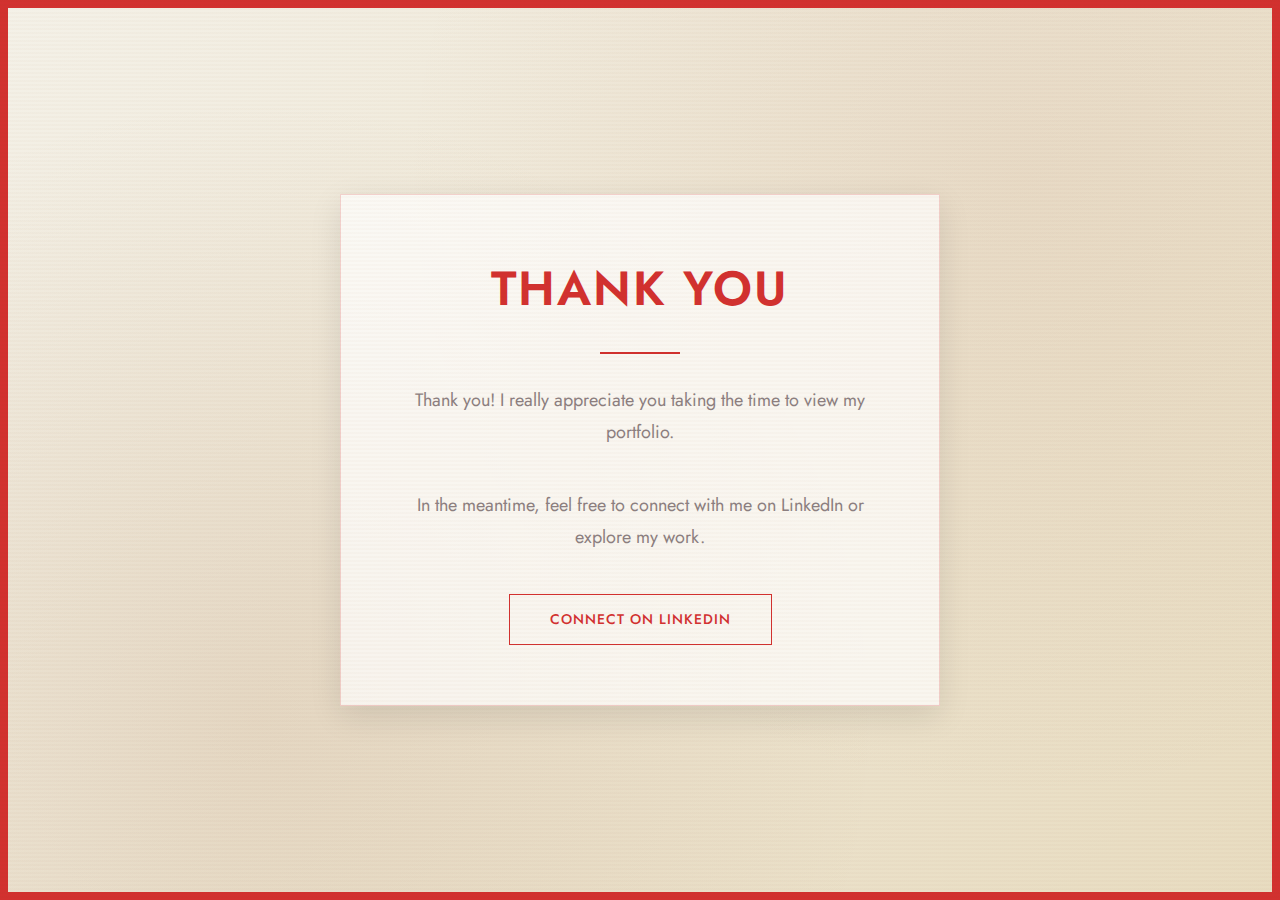
<file: thankyou.html>
<!DOCTYPE html>
<html lang="en">
<head>
    <meta charset="UTF-8">
    <meta name="viewport" content="width=device-width, initial-scale=1.0">
    <title>Thank You - Anna Sasil</title>
    <meta name="description" content="Thank you for reaching out to Anna Sasil">
    <link rel="icon" type="image/png" href="favicon.png">
    
    <!-- External Stylesheet -->
    <link rel="stylesheet" href="styles.css">
    
    <style>
        /* Additional styles specific to thank you page */
        .thank-you-container {
            display: flex;
            flex-direction: column;
            align-items: center;
            justify-content: center;
            min-height: calc(100vh - 16px);
            padding: 60px 30px;
            text-align: center;
        }

        .thank-you-content {
            max-width: 600px;
            background: rgba(255, 255, 255, 0.7);
            padding: 60px 50px;
            border: 1px solid rgba(210, 49, 47, 0.2);
            box-shadow: 0 10px 30px rgba(0,0,0,0.1);
        }

        .thank-you-title {
            font-family: 'Jost', sans-serif;
            font-size: 48px;
            font-weight: 600;
            color: #d2312f;
            margin-bottom: 30px;
            text-transform: uppercase;
            letter-spacing: 2px;
        }

        .thank-you-message {
            font-family: 'Jost', sans-serif;
            font-size: 18px;
            font-weight: 400;
            color: #8C7F80;
            line-height: 1.8;
            margin-bottom: 40px;
        }

        .thank-you-buttons {
            display: flex;
            flex-direction: column;
            gap: 15px;
            align-items: center;
            margin-top: 40px;
        }

        .thank-you-btn {
            background: #d2312f;
            color: white;
            padding: 15px 40px;
            text-decoration: none;
            font-family: 'Jost', sans-serif;
            font-size: 14px;
            font-weight: 500;
            text-transform: uppercase;
            letter-spacing: 1px;
            transition: opacity 0.3s ease;
            display: inline-block;
            border-radius: 0;
            border: none;
            cursor: pointer;
        }

        .thank-you-btn:hover {
            opacity: 0.8;
        }

        .linkedin-btn {
            background: transparent;
            color: #d2312f;
            border: 1px solid #d2312f;
            padding: 15px 40px;
            text-decoration: none;
            font-family: 'Jost', sans-serif;
            font-size: 14px;
            font-weight: 500;
            text-transform: uppercase;
            letter-spacing: 1px;
            transition: all 0.3s ease;
            display: inline-block;
            border-radius: 0;
        }

        .linkedin-btn:hover {
            background: #d2312f;
            color: white;
        }

        .decorative-line {
            width: 80px;
            height: 2px;
            background: #d2312f;
            margin: 30px auto;
        }

        @media (max-width: 768px) {
            .thank-you-content {
                padding: 40px 30px;
            }

            .thank-you-title {
                font-size: 36px;
            }

            .thank-you-message {
                font-size: 16px;
            }

            .thank-you-buttons {
                width: 100%;
            }

            .thank-you-btn,
            .linkedin-btn {
                width: 100%;
                max-width: 280px;
            }
        }
    </style>
</head>
<body>
    <!-- Thank You Container -->
    <div class="thank-you-container">
        <div class="thank-you-content">
            <h1 class="thank-you-title">Thank You</h1>
            
            <div class="decorative-line"></div>
            
            <p class="thank-you-message">
                Thank you! I really appreciate you taking the time to view my portfolio.
            </p>
            
            <p class="thank-you-message">
                In the meantime, feel free to connect with me on LinkedIn or explore my work.
            </p>
            
            <div class="thank-you-buttons">
                <a href="https://www.linkedin.com/in/adzsasil/" target="_blank" rel="noopener noreferrer" class="linkedin-btn">Connect on LinkedIn</a>
            </div>
        </div>
    </div>
</body>
</html>
</file>
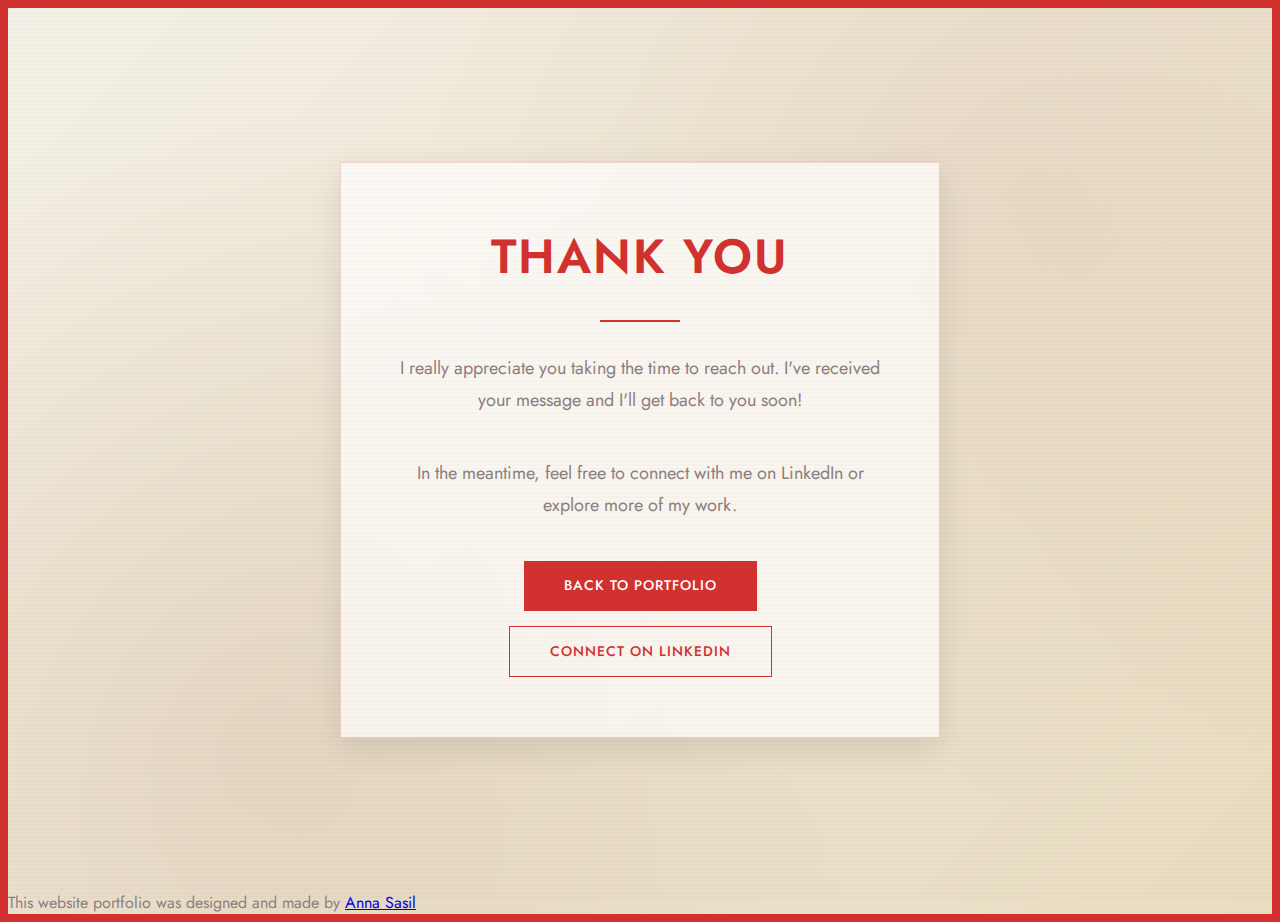
<file: Thankyou.html>
<!DOCTYPE html>
<html lang="en">
<head>
    <meta charset="UTF-8">
    <meta name="viewport" content="width=device-width, initial-scale=1.0">
    <title>Thank You - Anna Sasil</title>
    <meta name="description" content="Thank you for reaching out to Anna Sasil">
    <link rel="icon" type="image/png" href="favicon.png">
    
    <!-- External Stylesheet -->
    <link rel="stylesheet" href="styles.css">
    
    <style>
        /* Additional styles specific to thank you page */
        .thank-you-container {
            display: flex;
            flex-direction: column;
            align-items: center;
            justify-content: center;
            min-height: calc(100vh - 16px);
            padding: 60px 30px;
            text-align: center;
        }

        .thank-you-content {
            max-width: 600px;
            background: rgba(255, 255, 255, 0.7);
            padding: 60px 50px;
            border: 1px solid rgba(210, 49, 47, 0.2);
            box-shadow: 0 10px 30px rgba(0,0,0,0.1);
        }

        .thank-you-title {
            font-family: 'Jost', sans-serif;
            font-size: 48px;
            font-weight: 600;
            color: #d2312f;
            margin-bottom: 30px;
            text-transform: uppercase;
            letter-spacing: 2px;
        }

        .thank-you-message {
            font-family: 'Jost', sans-serif;
            font-size: 18px;
            font-weight: 400;
            color: #8C7F80;
            line-height: 1.8;
            margin-bottom: 40px;
        }

        .thank-you-buttons {
            display: flex;
            flex-direction: column;
            gap: 15px;
            align-items: center;
            margin-top: 40px;
        }

        .thank-you-btn {
            background: #d2312f;
            color: white;
            padding: 15px 40px;
            text-decoration: none;
            font-family: 'Jost', sans-serif;
            font-size: 14px;
            font-weight: 500;
            text-transform: uppercase;
            letter-spacing: 1px;
            transition: opacity 0.3s ease;
            display: inline-block;
            border-radius: 0;
            border: none;
            cursor: pointer;
        }

        .thank-you-btn:hover {
            opacity: 0.8;
        }

        .linkedin-btn {
            background: transparent;
            color: #d2312f;
            border: 1px solid #d2312f;
            padding: 15px 40px;
            text-decoration: none;
            font-family: 'Jost', sans-serif;
            font-size: 14px;
            font-weight: 500;
            text-transform: uppercase;
            letter-spacing: 1px;
            transition: all 0.3s ease;
            display: inline-block;
            border-radius: 0;
        }

        .linkedin-btn:hover {
            background: #d2312f;
            color: white;
        }

        .decorative-line {
            width: 80px;
            height: 2px;
            background: #d2312f;
            margin: 30px auto;
        }

        @media (max-width: 768px) {
            .thank-you-content {
                padding: 40px 30px;
            }

            .thank-you-title {
                font-size: 36px;
            }

            .thank-you-message {
                font-size: 16px;
            }

            .thank-you-buttons {
                width: 100%;
            }

            .thank-you-btn,
            .linkedin-btn {
                width: 100%;
                max-width: 280px;
            }
        }
    </style>
</head>
<body>
    <!-- Thank You Container -->
    <div class="thank-you-container">
        <div class="thank-you-content">
            <h1 class="thank-you-title">Thank You</h1>
            
            <div class="decorative-line"></div>
            
            <p class="thank-you-message">
                I really appreciate you taking the time to reach out. I've received your message and I'll get back to you soon!
            </p>
            
            <p class="thank-you-message">
                In the meantime, feel free to connect with me on LinkedIn or explore more of my work.
            </p>
            
            <div class="thank-you-buttons">
                <a href="index.html" class="thank-you-btn">Back to Portfolio</a>
                <a href="https://www.linkedin.com/in/adzsasil/" target="_blank" rel="noopener noreferrer" class="linkedin-btn">Connect on LinkedIn</a>
            </div>
        </div>
    </div>

    <!-- Footer -->
    <footer class="footer">
        <div class="footer-content">
            <p class="footer-text">This website portfolio was designed and made by <a href="mailto:anna.sasil101@gmail.com">Anna Sasil</a></p>
        </div>
    </footer>
</body>
</html>
</file>
<file: styles.css>
/* ============================================
   ANNA SASIL PORTFOLIO - STYLESHEET
   ============================================ */

/* Google Fonts Import */
@import url('https://fonts.googleapis.com/css2?family=Jost:wght@300;400;500;600;700&display=swap');

/* ============================================
   BASE STYLES & RESET
   ============================================ */

* {
    margin: 0;
    padding: 0;
    box-sizing: border-box;
}

body {
    font-family: 'Jost', sans-serif;
    background: 
        radial-gradient(circle at 20% 80%, rgba(139, 69, 19, 0.1) 0%, transparent 50%),
        radial-gradient(circle at 80% 20%, rgba(160, 82, 45, 0.08) 0%, transparent 50%),
        linear-gradient(135deg, #f4f1e8 0%, #e8dcc0 100%);
    color: #8C7F80;
    line-height: 1.4;
    min-height: 100vh;
    border: 8px solid #d2312f;
    position: relative;
    overflow-x: hidden;
}

/* Paper texture overlay effect */
body::before {
    content: '';
    position: fixed;
    top: 0;
    left: 0;
    width: 100%;
    height: 100%;
    background: 
        repeating-linear-gradient(
            0deg,
            transparent,
            transparent 2px,
            rgba(139, 69, 19, 0.02) 2px,
            rgba(139, 69, 19, 0.02) 4px
        );
    pointer-events: none;
    z-index: 1;
}

/* ============================================
   LAYOUT - CONTAINER
   ============================================ */

.container {
    max-width: 100%;
    height: calc(100vh - 16px);
    padding: 30px;
    display: flex;
    flex-direction: column;
    position: relative;
    z-index: 2;
}

/* ============================================
   HEADER & NAVIGATION
   ============================================ */

.header {
    display: flex;
    justify-content: space-between;
    align-items: center;
    margin-bottom: 60px;
    padding: 0 20px;
}

.logo {
    font-family: 'Jost', sans-serif;
    font-size: 24px;
    font-weight: 600;
    color: #d2312f;
    text-transform: uppercase;
    letter-spacing: 1px;
    display: flex;
    align-items: center;
    gap: 12px;
}

.logo-icon {
    width: 24px;
    height: 24px;
}

.header-nav {
    display: flex;
    gap: 40px;
}

.nav-link {
    font-family: 'Jost', sans-serif;
    font-size: 16px;
    font-weight: 500;
    color: #8C7F80;
    text-decoration: none;
    text-transform: uppercase;
    letter-spacing: 1px;
    transition: color 0.3s ease;
    padding: 10px 20px;
    border: 1px solid transparent;
    border-radius: 20px;
}

.nav-link:hover,
.nav-link.contact {
    color: #d2312f;
    border-color: #d2312f;
}

/* ============================================
   MAIN CONTENT - WORK DISPLAY
   ============================================ */

.main-content {
    flex: 1;
    display: flex;
    align-items: center;
    justify-content: center;
    position: relative;
}

.work-display {
    display: flex;
    gap: 40px;
    width: 100%;
    max-width: 1200px;
    justify-content: center;
    align-items: center;
    position: relative;
}

/* Work item cards */
.work-item {
    background: rgba(255, 255, 255, 0.9);
    width: 350px;
    height: 450px;
    position: relative;
    box-shadow: 0 10px 30px rgba(0,0,0,0.15);
    transition: transform 0.3s ease;
    border: 1px solid rgba(210, 49, 47, 0.2);
    flex-shrink: 0;
    display: flex;
    flex-direction: column;
    cursor: pointer;
}

.work-item:hover {
    transform: translateY(-10px);
}

.work-image {
    width: 100%;
    height: 350px;
    background: #f8f8f8;
    display: flex;
    align-items: center;
    justify-content: center;
    position: relative;
    overflow: hidden;
}

.work-image img {
    width: 100%;
    height: 100%;
    object-fit: cover;
}

.work-placeholder {
    font-family: 'Jost', sans-serif;
    font-size: 14px;
    color: #8C7F80;
    text-align: center;
    padding: 20px;
}

.work-info {
    padding: 25px;
    height: 100px;
    display: flex;
    flex-direction: column;
    justify-content: center;
}

.work-title {
    font-family: 'Jost', sans-serif;
    font-size: 16px;
    font-weight: 600;
    color: #d2312f;
    margin-bottom: 6px;
    text-transform: unset;
}

.work-type {
    font-family: 'Jost', sans-serif;
    font-size: 12px;
    color: #8C7F80;
    font-weight: 400;
}

/* Slider navigation arrows */
.slider-nav {
    position: absolute;
    top: 50%;
    transform: translateY(-50%);
    background: none;
    border: none;
    font-size: 32px;
    color: #d2312f;
    cursor: pointer;
    padding: 15px;
    transition: opacity 0.3s ease;
    z-index: 10;
}

.slider-nav:hover {
    opacity: 0.7;
}

.slider-nav.prev {
    left: -80px;
}

.slider-nav.next {
    right: -80px;
}

/* ============================================
   SECTIONS - FULL SCREEN OVERLAYS
   ============================================ */

.section {
    position: fixed;
    top: 0;
    left: 0;
    width: 100%;
    height: 100%;
    background: 
        radial-gradient(circle at 20% 80%, rgba(139, 69, 19, 0.1) 0%, transparent 50%),
        radial-gradient(circle at 80% 20%, rgba(160, 82, 45, 0.08) 0%, transparent 50%),
        linear-gradient(135deg, #f4f1e8 0%, #e8dcc0 100%);
    border: 8px solid #d2312f;
    padding: 60px;
    opacity: 0;
    visibility: hidden;
    transition: all 0.5s ease;
    z-index: 100;
    display: flex;
    flex-direction: column;
}

.section::before {
    content: '';
    position: fixed;
    top: 0;
    left: 0;
    width: 100%;
    height: 100%;
    background: 
        repeating-linear-gradient(
            0deg,
            transparent,
            transparent 2px,
            rgba(139, 69, 19, 0.02) 2px,
            rgba(139, 69, 19, 0.02) 4px
        );
    pointer-events: none;
    z-index: -1;
}

.section.active {
    opacity: 1;
    visibility: visible;
}

.section-header {
    display: flex;
    justify-content: space-between;
    align-items: center;
    margin-bottom: 40px;
}

.section-title {
    font-family: 'Jost', sans-serif;
    font-size: 24px;
    font-weight: 600;
    color: #d2312f;
    text-transform: uppercase;
    letter-spacing: 1px;
    margin-bottom: 15px;
}

.close-btn {
    background: none;
    border: none;
    font-size: 28px;
    color: #d2312f;
    cursor: pointer;
    padding: 10px;
    transition: opacity 0.3s ease;
}

.close-btn:hover {
    opacity: 0.7;
}

.section-content {
    flex: 1;
    padding-right: 20px;
}

/* ============================================
   WORK SECTION - EXPERIENCE
   ============================================ */

.work-experience {
    max-height: 70vh;
    overflow-y: auto;
    padding-right: 20px;
}

.job-section {
    margin-bottom: 40px;
    padding-bottom: 30px;
    border-bottom: 1px solid rgba(210, 49, 47, 0.2);
}

.job-section:last-child {
    border-bottom: none;
}

.job-title {
    font-family: 'Jost', sans-serif;
    font-size: 20px;
    font-weight: 600;
    color: #d2312f;
    margin-bottom: 8px;
}

.job-company {
    font-family: 'Jost', sans-serif;
    font-size: 16px;
    font-weight: 500;
    color: #8C7F80;
    margin-bottom: 15px;
}

.job-description {
    font-family: 'Jost', sans-serif;
    font-size: 15px;
    font-weight: 400;
    color: #8C7F80;
    line-height: 1.7;
    margin-bottom: 20px;
}

.achievements {
    margin-top: 20px;
}

.achievements h4 {
    font-family: 'Jost', sans-serif;
    font-size: 16px;
    font-weight: 600;
    color: #d2312f;
    margin-bottom: 10px;
}

.achievement-item {
    font-family: 'Jost', sans-serif;
    font-size: 14px;
    font-weight: 400;
    color: #8C7F80;
    line-height: 1.6;
    margin-bottom: 8px;
    padding-left: 15px;
    position: relative;
}

.achievement-item::before {
    content: '•';
    position: absolute;
    left: 0;
    color: #d2312f;
}

/* ============================================
   ABOUT SECTION
   ============================================ */

.about-content {
    margin: 0 auto;
    display: flex;
    gap: 60px;
    align-items: flex-start;
    max-height: 70vh;
    overflow-y: auto;
    padding-right: 20px;
}

.about-photo {
    width: 250px;
    height: 300px;
    flex-shrink: 0;
    background: #f8f8f8;
    border: none;
    display: flex;
    align-items: center;
    justify-content: center;
    color: #8C7F80;
    font-size: 12px;
    text-align: center;
    opacity: 1.0;
}

.about-photo img {
    width: 100%;
    height: 100%;
    object-fit: cover;
}

.about-text {
    flex: 1;
}

.about-text p {
    font-family: 'Jost', sans-serif;
    font-size: 16px;
    font-weight: 400;
    color: #8C7F80;
    line-height: 1.8;
    margin-bottom: 24px;
    text-align: left;
}

.education, .languages {
    margin-top: 30px;
    padding-top: 20px;
    border-top: 1px solid rgba(210, 49, 47, 0.2);
}

.section-subtitle {
    font-family: 'Jost', sans-serif;
    font-size: 18px;
    font-weight: 600;
    color: #d2312f;
    margin-bottom: 15px;
}

/* ============================================
   CONTACT SECTION
   ============================================ */

.contact-content {
    display: flex;
    align-items: flex-start;
    gap: 80px;
    max-width: 800px;
    margin: 0 auto;
}

.contact-illustration {
    width: 300px;
    height: 400px;
    display: flex;
    align-items: center;
    justify-content: center;
}

.illustration-placeholder {
    width: 100%;
    height: 100%;
    background: transparent;
    display: flex;
    align-items: center;
    justify-content: center;
    color: #8C7F80;
    font-family: 'Jost', sans-serif;
    font-size: 14px;
    text-align: center;
    border: none;
    opacity: 1.0;
}

.contact-info {
    flex: 1;
    display: flex;
    flex-direction: column;
    gap: 20px;
    align-items: flex-start;
}

.contact-item {
    font-family: 'Jost', sans-serif;
    font-size: 16px;
    font-weight: 400;
    color: #8C7F80;
}

.contact-item a {
    color: #d2312f;
    text-decoration: none;
    transition: opacity 0.3s ease;
}

.contact-item a:hover {
    opacity: 0.7;
}

.resume-btn {
    background: #d2312f;
    color: white !important;
    padding: 15px 30px;
    text-decoration: none;
    font-family: 'Jost', sans-serif;
    font-size: 14px;
    font-weight: 500;
    text-transform: uppercase;
    letter-spacing: 1px;
    transition: opacity 0.3s ease;
    display: inline-block;
    margin-top: 20px;
    border-radius: 0;
}

.resume-btn:hover {
    opacity: 0.8;
    color: white !important;
}

/* ============================================
   LIGHTBOX - PROJECT DETAIL VIEW
   ============================================ */

.lightbox {
    display: none;
    position: fixed;
    top: 0;
    left: 0;
    width: 100%;
    height: 100%;
    background: rgba(0, 0, 0, 0.9);
    z-index: 1000;
    justify-content: center;
    align-items: center;
}

.lightbox-content {
    max-width: 90%;
    max-height: 90%;
    background: white;
    padding: 30px;
    position: relative;
    display: flex;
    gap: 30px;
    align-items: flex-start;
}

.lightbox-image {
    max-width: 600px;
    max-height: 500px;
}

.lightbox-image img {
    width: 100%;
    height: auto;
    object-fit: contain;
}

.lightbox-info {
    width: 300px;
    font-family: 'Jost', sans-serif;
}

.lightbox-title {
    font-size: 20px;
    font-weight: 600;
    color: #d2312f;
    margin-bottom: 10px;
    text-transform: capitalize;
}

.lightbox-description {
    font-size: 14px;
    color: #8C7F80;
    line-height: 1.6;
    margin-bottom: 20px;
}

.lightbox-links a {
    display: inline-block;
    margin-right: 15px;
    color: #d2312f;
    text-decoration: none;
    font-size: 14px;
    font-weight: 500;
}

.lightbox-close {
    position: absolute;
    top: 10px;
    right: 15px;
    background: none;
    border: none;
    font-size: 30px;
    color: #8C7F80;
    cursor: pointer;
}

/* ============================================
   CUSTOM SCROLLBAR
   ============================================ */

.work-experience::-webkit-scrollbar,
.about-content::-webkit-scrollbar {
    width: 6px;
}

.work-experience::-webkit-scrollbar-track,
.about-content::-webkit-scrollbar-track {
    background: rgba(210, 49, 47, 0.1);
}

.work-experience::-webkit-scrollbar-thumb,
.about-content::-webkit-scrollbar-thumb {
    background: #d2312f;
    border-radius: 3px;
}

/* ============================================
   RESPONSIVE DESIGN - MOBILE & TABLET
   ============================================ */

@media (max-width: 1100px) {
    .work-display {
        gap: 20px;
    }
    
    .work-item {
        width: 300px;
        height: 400px;
    }
    
    .work-image {
        height: 300px;
    }
}

@media (max-width: 900px) {
    .work-display {
        flex-direction: column;
        gap: 30px;
    }
    
    .slider-nav {
        display: none;
    }
    
    .contact-content {
        flex-direction: column;
        gap: 40px;
        text-align: center;
    }
    
    .header {
        flex-direction: column;
        gap: 20px;
    }
    
    .header-nav {
        gap: 20px;
    }
}

@media (max-width: 768px) {
    body {
        border: 4px solid #d2312f;
        min-height: 100vh;
        height: auto;
    }
    
    .container {
        height: auto;
        min-height: calc(100vh - 8px);
        padding: 20px;
    }
    
    .section {
        border: 4px solid #d2312f;
        padding: 30px;
    }
    
    .logo {
        font-size: 20px;
    }
    
    .nav-link {
        font-size: 14px;
        padding: 8px 15px;
    }

    .about-content {
        flex-direction: column;
        gap: 30px;
        align-items: center;
        text-align: center;
    }
    
    .about-photo {
        width: 200px;
        height: 250px;
        order: -1;
    }
    
    .about-text {
        order: 1;
    }
    
    .education, .languages {
        text-align: left;
    }
    
    .main-content {
        padding: 20px 0;
        min-height: auto;
    }
    
    .work-display {
        flex-direction: column;
        gap: 30px;
        height: auto;
    }
}
</file>
<file: case-study-styles.css>
/* ============================================
   CASE STUDY PAGE STYLES
   ============================================ */

/* Header */
.case-study-header {
    background: rgba(255, 255, 255, 0.95);
    border-bottom: 1px solid rgba(210, 49, 47, 0.2);
    padding: 20px 0;
    position: sticky;
    top: 0;
    z-index: 100;
    backdrop-filter: blur(10px);
}

.header-container {
    max-width: 1200px;
    margin: 0 auto;
    padding: 0 40px;
    display: flex;
    justify-content: space-between;
    align-items: center;
}

.back-link {
    font-family: 'Jost', sans-serif;
    font-size: 14px;
    font-weight: 500;
    color: #d2312f;
    text-decoration: none;
    transition: opacity 0.3s ease;
}

.back-link:hover {
    opacity: 0.7;
}

/* Hero Section */
.case-hero {
    background: linear-gradient(135deg, #f4f1e8 0%, #e8dcc0 100%);
    padding: 100px 40px 80px;
    text-align: center;
    border-bottom: 1px solid rgba(210, 49, 47, 0.15);
}

.case-hero-content {
    max-width: 800px;
    margin: 0 auto 60px;
}

.case-category {
    font-family: 'Jost', sans-serif;
    font-size: 12px;
    font-weight: 500;
    color: #d2312f;
    text-transform: uppercase;
    letter-spacing: 2px;
    margin-bottom: 20px;
}

.case-title {
    font-family: 'Jost', sans-serif;
    font-size: 56px;
    font-weight: 700;
    color: #d2312f;
    margin-bottom: 20px;
    line-height: 1.1;
}

.case-subtitle {
    font-family: 'Jost', sans-serif;
    font-size: 20px;
    font-weight: 400;
    color: #8C7F80;
    line-height: 1.6;
}

.case-hero-image {
    max-width: 1000px;
    margin: 0 auto;
    border-radius: 8px;
    overflow: hidden;
    box-shadow: 0 20px 60px rgba(0,0,0,0.15);
}

.case-hero-image img {
    width: 100%;
    height: auto;
    display: block;
}

/* Case Sections */
.case-section {
    padding: 80px 40px;
}

.case-section.bg-light {
    background: rgba(210, 49, 47, 0.03);
}

.case-container {
    max-width: 900px;
    margin: 0 auto;
}

.section-title {
    font-family: 'Jost', sans-serif;
    font-size: 36px;
    font-weight: 600;
    color: #d2312f;
    margin-bottom: 40px;
    text-align: center;
}

/* Project Overview Grid */
.case-overview {
    display: grid;
    grid-template-columns: repeat(4, 1fr);
    gap: 40px;
    padding: 40px;
    background: rgba(255, 255, 255, 0.5);
    border: 1px solid rgba(210, 49, 47, 0.15);
    margin-bottom: 40px;
}

.overview-item h3 {
    font-family: 'Jost', sans-serif;
    font-size: 14px;
    font-weight: 600;
    color: #d2312f;
    text-transform: uppercase;
    letter-spacing: 1px;
    margin-bottom: 10px;
}

.overview-item p {
    font-family: 'Jost', sans-serif;
    font-size: 16px;
    color: #8C7F80;
    margin: 0;
}

.overview-item a {
    color: #d2312f;
    text-decoration: none;
    transition: opacity 0.3s ease;
}

.overview-item a:hover {
    opacity: 0.7;
}

/* Content Blocks */
.content-block {
    font-family: 'Jost', sans-serif;
    color: #8C7F80;
    line-height: 1.8;
}

.lead-text {
    font-size: 20px;
    font-weight: 500;
    color: #8C7F80;
    margin-bottom: 30px;
    line-height: 1.6;
}

.content-block h3 {
    font-size: 24px;
    font-weight: 600;
    color: #d2312f;
    margin: 40px 0 20px;
}

.subsection-title {
    font-size: 20px;
    font-weight: 600;
    color: #d2312f;
    margin: 30px 0 15px;
}

.content-block h4 {
    font-size: 18px;
    font-weight: 600;
    color: #d2312f;
    margin: 20px 0 10px;
}

.content-block p {
    font-size: 16px;
    margin-bottom: 20px;
}

.content-block ul {
    margin: 20px 0;
    padding-left: 25px;
}

.content-block ul li {
    font-size: 16px;
    margin-bottom: 12px;
    line-height: 1.7;
}

.content-block code {
    background: rgba(210, 49, 47, 0.1);
    padding: 2px 8px;
    border-radius: 4px;
    font-family: 'Courier New', monospace;
    font-size: 14px;
    color: #d2312f;
    font-weight: 600;
}

.challenge-list {
    background: rgba(255, 255, 255, 0.5);
    padding: 30px 30px 20px 50px;
    border-left: 3px solid #d2312f;
    margin: 30px 0;
}

/* Insight Cards */
.insight-grid {
    display: grid;
    grid-template-columns: repeat(auto-fit, minmax(150px, 1fr));
    gap: 30px;
    margin: 40px 0;
}

.insight-card {
    background: rgba(255, 255, 255, 0.8);
    padding: 30px 20px;
    text-align: center;
    border: 1px solid rgba(210, 49, 47, 0.15);
    transition: transform 0.3s ease;
}

.insight-card:hover {
    transform: translateY(-5px);
}

.insight-number {
    font-family: 'Jost', sans-serif;
    font-size: 36px;
    font-weight: 700;
    color: #d2312f;
    margin-bottom: 10px;
}

.insight-card p {
    font-family: 'Jost', sans-serif;
    font-size: 14px;
    color: #8C7F80;
    margin: 0;
}

/* Process Steps */
.process-step {
    background: rgba(255, 255, 255, 0.5);
    padding: 30px;
    margin: 30px 0;
    border-left: 4px solid #d2312f;
}

.process-step h4 {
    margin-top: 0;
}

/* Features Grid */
.features-grid {
    display: grid;
    grid-template-columns: repeat(auto-fit, minmax(250px, 1fr));
    gap: 30px;
    margin: 40px 0;
}

.feature-card {
    background: rgba(255, 255, 255, 0.8);
    padding: 30px;
    border: 1px solid rgba(210, 49, 47, 0.15);
    transition: all 0.3s ease;
}

.feature-card:hover {
    transform: translateY(-5px);
    box-shadow: 0 8px 25px rgba(210, 49, 47, 0.15);
}

.feature-card h4 {
    font-size: 18px;
    font-weight: 600;
    color: #d2312f;
    margin: 0 0 12px 0;
}

.feature-card p {
    font-size: 14px;
    color: #8C7F80;
    margin: 0;
    line-height: 1.6;
}

/* Results Grid */
.results-grid {
    display: grid;
    grid-template-columns: repeat(auto-fit, minmax(200px, 1fr));
    gap: 30px;
    margin: 40px 0;
}

.result-card {
    background: rgba(210, 49, 47, 0.05);
    padding: 30px;
    text-align: center;
    border: 1px solid rgba(210, 49, 47, 0.15);
}

.result-icon {
    font-size: 32px;
    color: #d2312f;
    margin-bottom: 15px;
}

.result-card h4 {
    font-size: 16px;
    font-weight: 600;
    color: #d2312f;
    margin: 0 0 10px 0;
}

.result-card p {
    font-size: 13px;
    color: #8C7F80;
    margin: 0;
    line-height: 1.5;
}

/* Navigation */
.case-navigation {
    background: rgba(210, 49, 47, 0.05);
    padding: 60px 40px;
    text-align: center;
    border-top: 1px solid rgba(210, 49, 47, 0.15);
}

.next-project {
    display: inline-block;
    text-decoration: none;
    transition: transform 0.3s ease;
}

.next-project:hover {
    transform: translateX(10px);
}

.next-label {
    font-family: 'Jost', sans-serif;
    font-size: 12px;
    font-weight: 500;
    color: #8C7F80;
    text-transform: uppercase;
    letter-spacing: 2px;
    display: block;
    margin-bottom: 10px;
}

.next-project h3 {
    font-family: 'Jost', sans-serif;
    font-size: 32px;
    font-weight: 600;
    color: #d2312f;
    margin: 0;
}

/* Footer */
.case-footer {
    background: linear-gradient(135deg, #f4f1e8 0%, #e8dcc0 100%);
    padding: 20px 40px;
    text-align: center;
    border-top: 1px solid rgba(210, 49, 47, 0.15);
}

.case-footer p {
    font-family: 'Jost', sans-serif;
    font-size: 18px;
    color: #8C7F80;
    margin-bottom: 30px;
}

.case-footer .btn-primary,
.case-footer .btn-secondary {
    margin: 0 10px;
}

/* Responsive Design */
@media (max-width: 768px) {
    .header-container {
        padding: 0 20px;
        flex-direction: column;
        gap: 15px;
    }

    .case-hero {
        padding: 60px 20px 40px;
    }

    .case-title {
        font-size: 36px;
    }

    .case-subtitle {
        font-size: 16px;
    }

    .case-section {
        padding: 60px 20px;
    }

    .section-title {
        font-size: 28px;
    }

    .case-overview {
        grid-template-columns: 1fr;
        gap: 30px;
        padding: 30px 20px;
    }

    .insight-grid,
    .features-grid,
    .results-grid {
        grid-template-columns: 1fr;
    }

    .lead-text {
        font-size: 18px;
    }

    .case-footer .btn-primary,
    .case-footer .btn-secondary {
        display: block;
        margin: 10px auto;
        max-width: 300px;
    }
}
</file>
